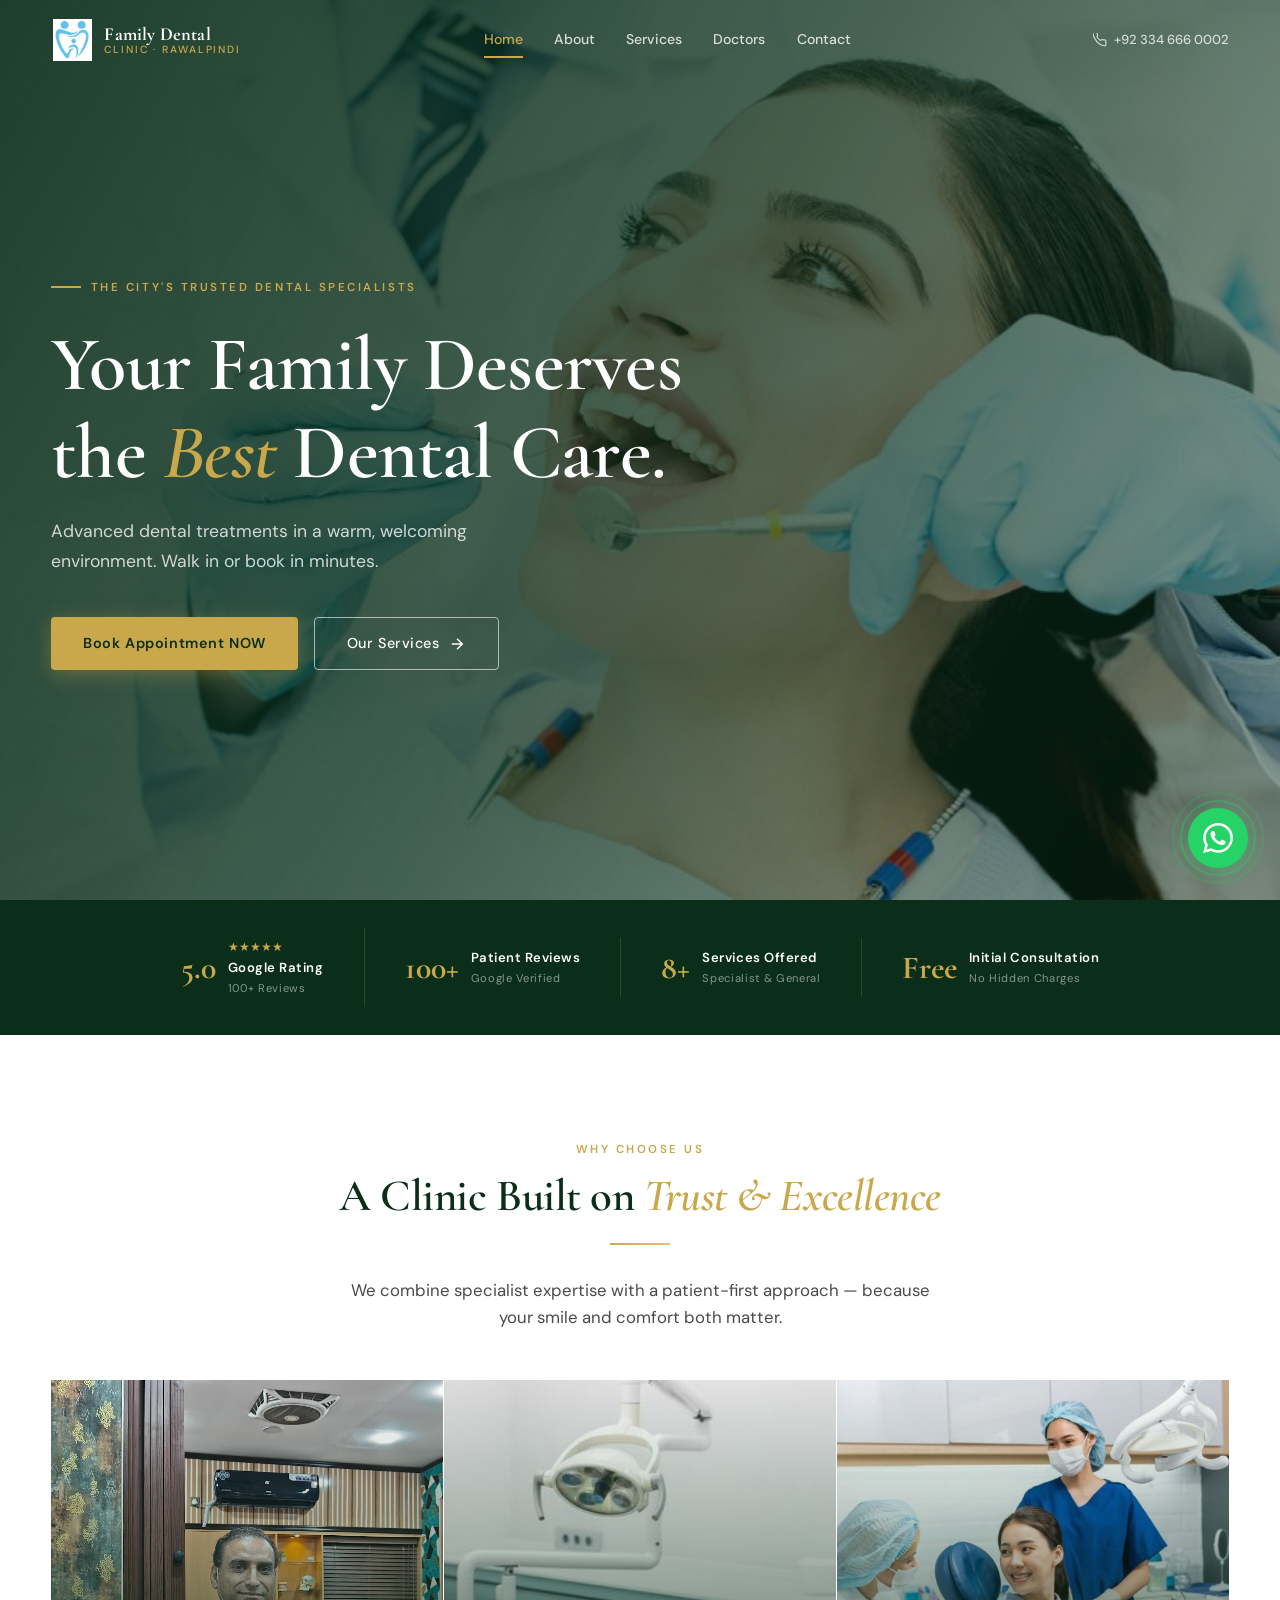
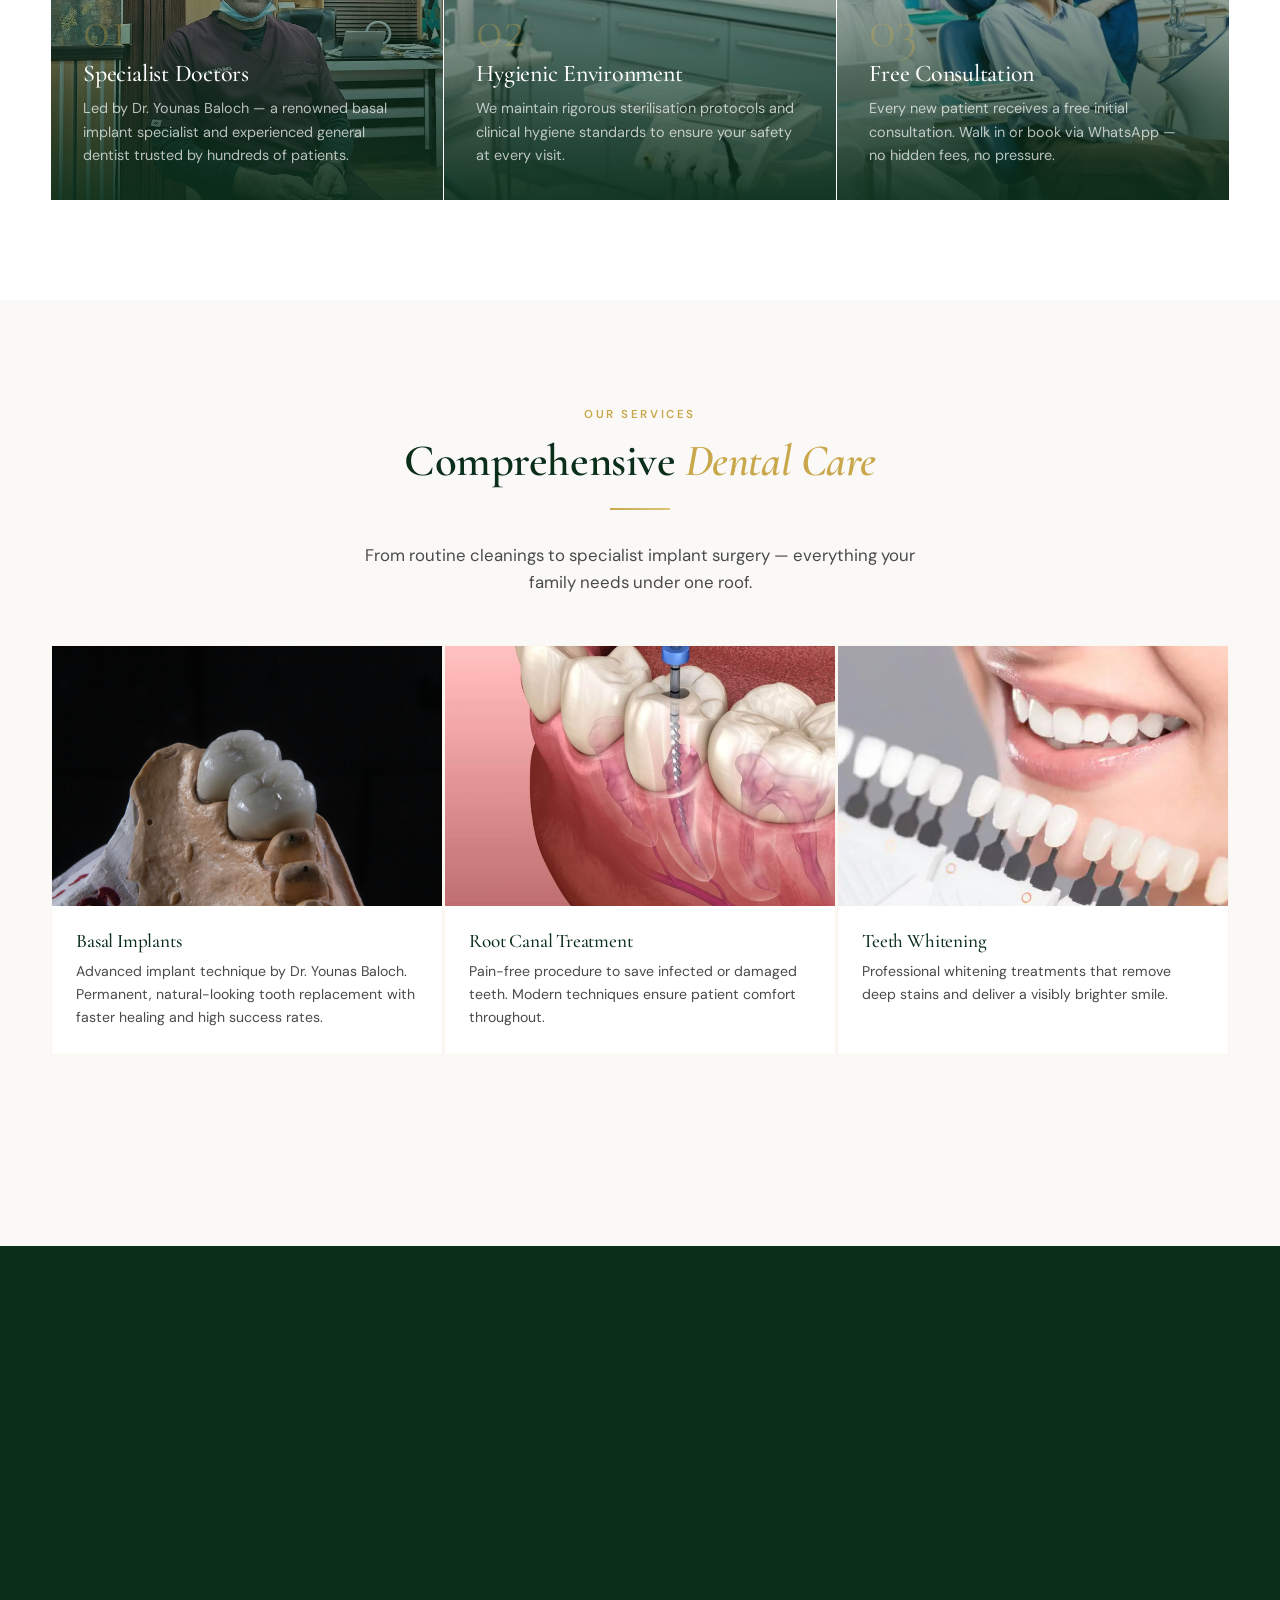
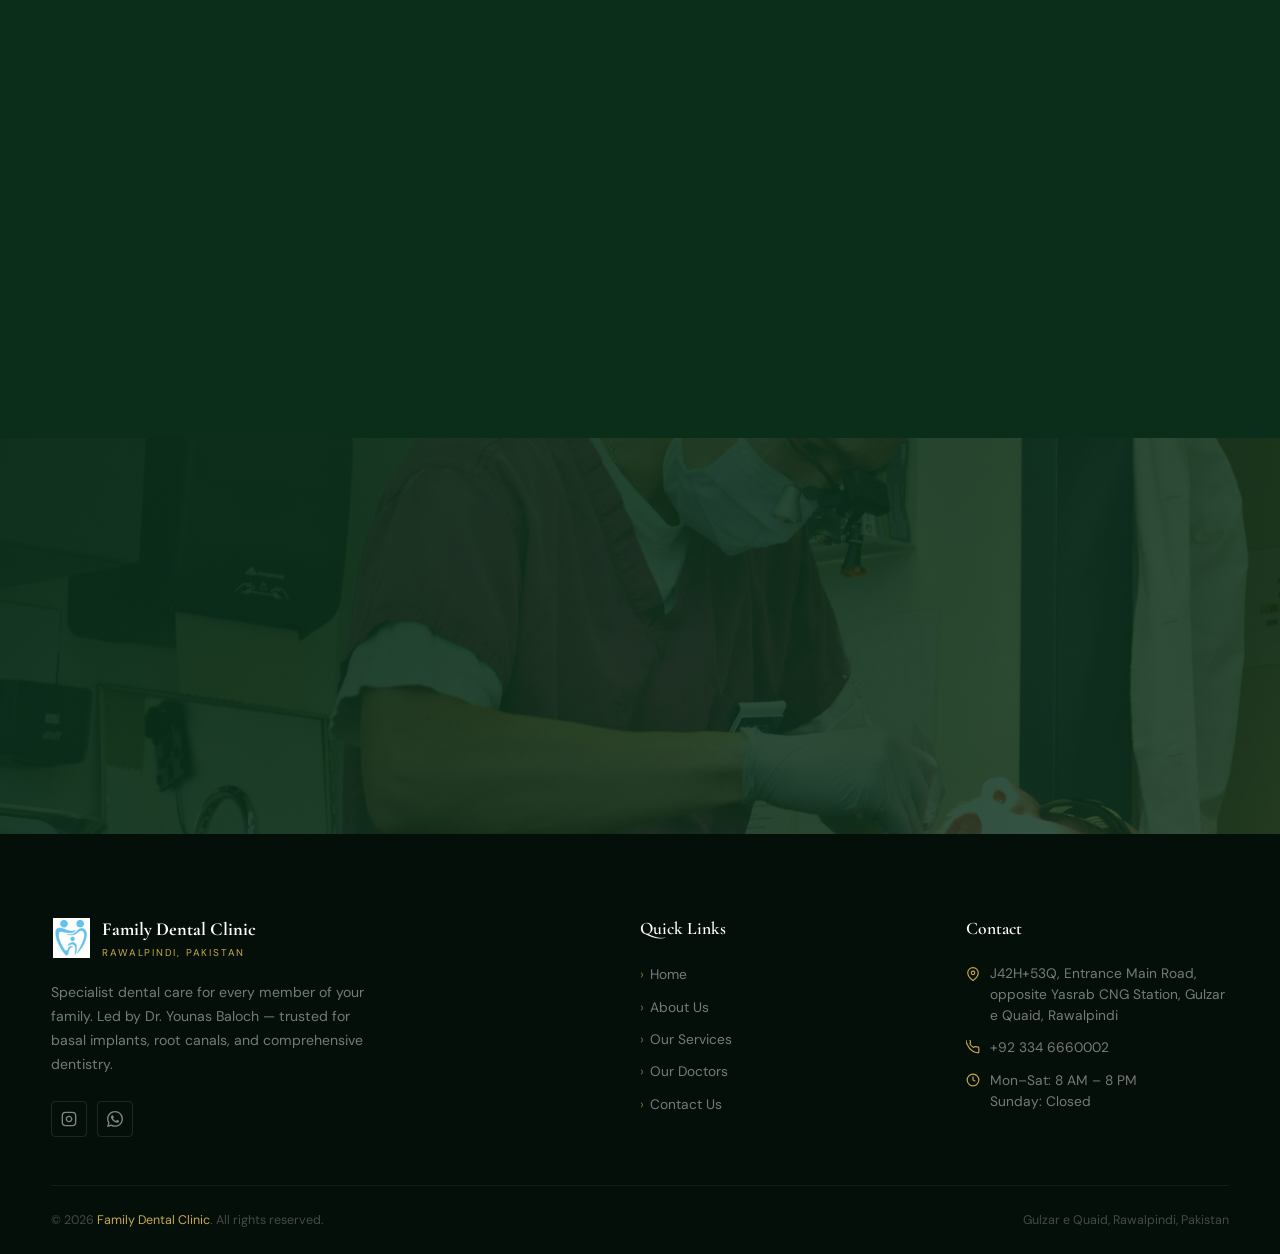
<file: index.html>
<!DOCTYPE html>
<html lang="en">
<head>
  <meta charset="UTF-8" />
  <meta name="viewport" content="width=device-width, initial-scale=1.0" />
  <title>Family Dental Clinic — Advanced Dentistry in Rawalpindi</title>
  <meta name="description" content="Family Dental Clinic in Rawalpindi — specialist in Basal Implants, Root Canals, and comprehensive dental care. Book a free consultation today." />
  <link rel="icon" type="image/png" href="images/favicon.png" />
  <link rel="stylesheet" href="style.css" />
</head>
<body>

<!-- NAVBAR -->
<nav class="navbar" id="navbar">
  <div class="nav-inner">
    <a href="index.html" class="nav-logo">
      <img src="images/logo.png" alt="Family Dental Clinic Logo" class="nav-logo-img" onerror="this.style.display='none'">
      <div class="nav-logo-text">
        <strong>Family Dental</strong>
        <span>Clinic · Rawalpindi</span>
      </div>
    </a>
    <div class="nav-links">
      <a href="index.html" class="active">Home</a>
      <a href="about.html">About</a>
      <a href="services.html">Services</a>
      <a href="doctors.html">Doctors</a>
      <a href="contact.html">Contact</a>
    </div>
    <div class="nav-actions">
      <a href="tel:+923346660002" class="nav-phone">
        <svg viewBox="0 0 24 24" fill="none" stroke="currentColor" stroke-width="2"><path d="M22 16.92v3a2 2 0 01-2.18 2 19.79 19.79 0 01-8.63-3.07A19.5 19.5 0 013.07 9.5 19.79 19.79 0 01.01 .82a2 2 0 012-2.18h3a2 2 0 012 1.72 12.84 12.84 0 00.7 2.81 2 2 0 01-.45 2.11L6.91 6.91a16 16 0 006.1 6.1l1.27-1.27a2 2 0 012.11-.45 12.84 12.84 0 002.81.7A2 2 0 0122 13.92z"/></svg>
        +92 334 666 0002
      </a>
    </div>
    <button class="hamburger" aria-label="Toggle menu">
      <span></span><span></span><span></span>
    </button>
  </div>
</nav>

<!-- MOBILE NAV -->
<div class="mobile-nav">
  <a href="index.html" class="active">Home</a>
  <a href="about.html">About</a>
  <a href="services.html">Services</a>
  <a href="doctors.html">Doctors</a>
  <a href="contact.html">Contact</a>
  <a href="https://wa.me/923346660002?text=Hi%2C%20I%20would%20like%20to%20book%20an%20appointment%20at%20Family%20Dental%20Clinic." class="nav-wa btn" target="_blank" rel="noopener">
    <svg viewBox="0 0 24 24" fill="currentColor" width="18"><path d="M17.472 14.382c-.297-.149-1.758-.867-2.03-.967-.273-.099-.471-.148-.67.15-.197.297-.767.966-.94 1.164-.173.199-.347.223-.644.075-.297-.15-1.255-.463-2.39-1.475-.883-.788-1.48-1.761-1.653-2.059-.173-.297-.018-.458.13-.606.134-.133.298-.347.446-.52.149-.174.198-.298.298-.497.099-.198.05-.371-.025-.52-.075-.149-.669-1.612-.916-2.207-.242-.579-.487-.5-.669-.51-.173-.008-.371-.01-.57-.01-.198 0-.52.074-.792.372-.272.297-1.04 1.016-1.04 2.479 0 1.462 1.065 2.875 1.213 3.074.149.198 2.096 3.2 5.077 4.487.709.306 1.262.489 1.694.625.712.227 1.36.195 1.871.118.571-.085 1.758-.719 2.006-1.413.248-.694.248-1.289.173-1.413-.074-.124-.272-.198-.57-.347m-5.421 7.403h-.004a9.87 9.87 0 01-5.031-1.378l-.361-.214-3.741.982.998-3.648-.235-.374a9.86 9.86 0 01-1.51-5.26c.001-5.45 4.436-9.884 9.888-9.884 2.64 0 5.122 1.03 6.988 2.898a9.825 9.825 0 012.893 6.994c-.003 5.45-4.437 9.884-9.885 9.884m8.413-18.297A11.815 11.815 0 0012.05 0C5.495 0 .16 5.335.157 11.892c0 2.096.547 4.142 1.588 5.945L.057 24l6.305-1.654a11.882 11.882 0 005.683 1.448h.005c6.554 0 11.89-5.335 11.893-11.893a11.821 11.821 0 00-3.48-8.413z"/></svg>
    Book via WhatsApp
  </a>
</div>

<!-- HERO -->
<section class="hero">
  <div class="hero-bg" style="background-image:url('images/hero.jpg')"></div>
  <div class="hero-overlay"></div>
  <div class="container">
    <div class="hero-content">
      <div class="hero-label">The City's Trusted Dental Specialists</div>
      <h1>Your Family Deserves the <em>Best</em> Dental Care.</h1>
      <p class="hero-sub">Advanced dental treatments in a warm, welcoming environment. Walk in or book in minutes.</p>
      <div class="hero-actions">
        <a href="https://wa.me/923346660002?text=Hi%2C%20I%20would%20like%20to%20book%20an%20appointment%20at%20Family%20Dental%20Clinic." class="btn btn-primary" target="_blank" rel="noopener">
          Book Appointment NOW
        </a>
        <a href="services.html" class="btn btn-outline">
          Our Services
          <svg viewBox="0 0 24 24" fill="none" stroke="currentColor" stroke-width="2"><path d="M5 12h14M12 5l7 7-7 7"/></svg>
        </a>
      </div>
    </div>
  </div>
</section>

<!-- TRUST STRIP -->
<div class="trust-strip">
  <div class="trust-strip-inner">
    <div class="trust-item" data-aos="fade-up" data-aos-delay="0">
      <div class="trust-item-num">5.0</div>
      <div class="trust-item-text">
        <div class="stars">★★★★★</div>
        <strong>Google Rating</strong>
        <span>100+ Reviews</span>
      </div>
    </div>
    <div class="trust-item" data-aos="fade-up" data-aos-delay="100">
      <div class="trust-item-num">100+</div>
      <div class="trust-item-text">
        <strong>Patient Reviews</strong>
        <span>Google Verified</span>
      </div>
    </div>
    <div class="trust-item" data-aos="fade-up" data-aos-delay="200">
      <div class="trust-item-num">8+</div>
      <div class="trust-item-text">
        <strong>Services Offered</strong>
        <span>Specialist & General</span>
      </div>
    </div>
    <div class="trust-item" data-aos="fade-up" data-aos-delay="300">
      <div class="trust-item-num">Free</div>
      <div class="trust-item-text">
        <strong>Initial Consultation</strong>
        <span>No Hidden Charges</span>
      </div>
    </div>
  </div>
</div>

<!-- WHY US -->
<section class="section">
  <div class="container">
    <div class="text-center" data-aos="fade-up">
      <div class="section-label">Why Choose Us</div>
      <h2 class="section-title">A Clinic Built on <span>Trust & Excellence</span></h2>
      <div class="divider"></div>
      <p class="section-subtitle">We combine specialist expertise with a patient-first approach — because your smile and comfort both matter.</p>
    </div>
    <div class="why-grid" style="margin-top:3rem">
      <div class="why-card" data-aos="fade-up" data-aos-delay="0">
        <img src="images/doctor1.jpg" alt="Specialist Doctors" onerror="this.parentElement.querySelector('.why-card-overlay').style.background='linear-gradient(to top,rgba(10,46,26,0.97) 0%,rgba(14,61,34,0.9) 100%)'">
        <div class="why-card-overlay"></div>
        <div class="why-card-content">
          <div class="why-num">01</div>
          <h3>Specialist Doctors</h3>
          <p>Led by Dr. Younas Baloch — a renowned basal implant specialist and experienced general dentist trusted by hundreds of patients.</p>
        </div>
      </div>
      <div class="why-card" data-aos="fade-up" data-aos-delay="150">
        <img src="images/Hygenic.jpg" alt="Hygienic Environment">
        <div class="why-card-overlay"></div>
        <div class="why-card-content">
          <div class="why-num">02</div>
          <h3>Hygienic Environment</h3>
          <p>We maintain rigorous sterilisation protocols and clinical hygiene standards to ensure your safety at every visit.</p>
        </div>
      </div>
      <div class="why-card" data-aos="fade-up" data-aos-delay="300">
        <img src="images/service-consultation.jpg" alt="Free Consultation">
        <div class="why-card-overlay"></div>
        <div class="why-card-content">
          <div class="why-num">03</div>
          <h3>Free Consultation</h3>
          <p>Every new patient receives a free initial consultation. Walk in or book via WhatsApp — no hidden fees, no pressure.</p>
        </div>
      </div>
    </div>
  </div>
</section>

<!-- SERVICES PREVIEW -->
<section class="section section-alt">
  <div class="container">
    <div class="text-center" data-aos="fade-up">
      <div class="section-label">Our Services</div>
      <h2 class="section-title">Comprehensive <span>Dental Care</span></h2>
      <div class="divider"></div>
      <p class="section-subtitle">From routine cleanings to specialist implant surgery — everything your family needs under one roof.</p>
    </div>
    <div class="services-grid services-grid-3">

      <div class="service-card" data-aos="fade-up" data-aos-delay="0">
        <div class="service-card-img">
          <img src="images/service-implants.jpg" alt="Basal Implants">
        </div>
        <div class="service-card-body">
          <h3>Basal Implants</h3>
          <p>Advanced implant technique by Dr. Younas Baloch. Permanent, natural-looking tooth replacement with faster healing and high success rates.</p>
        </div>
      </div>

      <div class="service-card" data-aos="fade-up" data-aos-delay="150">
        <div class="service-card-img">
          <img src="images/service-rootcanal.jpg" alt="Root Canal Treatment">
        </div>
        <div class="service-card-body">
          <h3>Root Canal Treatment</h3>
          <p>Pain-free procedure to save infected or damaged teeth. Modern techniques ensure patient comfort throughout.</p>
        </div>
      </div>

      <div class="service-card" data-aos="fade-up" data-aos-delay="300">
        <div class="service-card-img">
          <img src="images/service-whitening.jpg" alt="Teeth Whitening">
        </div>
        <div class="service-card-body">
          <h3>Teeth Whitening</h3>
          <p>Professional whitening treatments that remove deep stains and deliver a visibly brighter smile.</p>
        </div>
      </div>

    </div>
    <div class="text-center" style="margin-top:2.5rem" data-aos="fade-up">
      <a href="services.html" class="btn btn-dark">View All Services</a>
    </div>
  </div>
</section>


<!-- PATIENT REVIEWS -->
<section class="section reviews-section">
  <div class="container">
    <div class="text-center" data-aos="fade-up">
      <div class="section-label" style="color:var(--gold)">Patient Voices</div>
      <h2 class="section-title" style="color:var(--white)">What Our Patients <span>Say</span></h2>
      <div class="divider"></div>
    </div>



    <div class="reviews-grid">

      <div class="review-card" data-aos="fade-up" data-aos-delay="0">
        <div class="quote-mark">"</div>
        <div class="review-header">
          <div class="review-avatar">M</div>
          <div>
            <div class="review-name">Mahrukh</div>
            <div class="review-meta">3 months ago · Google Review</div>
          </div>
        </div>
        <div class="review-stars">★★★★★</div>
        <p class="review-text">My father recently visited this dental clinic, and he can confidently say it was one of the best medical experiences he has ever had. From the moment he walked in, the atmosphere felt warm, professional, and incredibly well-organized.</p>
      </div>

      <div class="review-card" data-aos="fade-up" data-aos-delay="150">
        <div class="quote-mark">"</div>
        <div class="review-header">
          <div class="review-avatar">A</div>
          <div>
            <div class="review-name">Anjum Butt</div>
            <div class="review-meta">3 months ago · Google Review</div>
          </div>
        </div>
        <div class="review-stars">★★★★★</div>
        <p class="review-text">I recently visited this dental clinic and was genuinely impressed by the entire experience from start to finish. The staff was extremely professional, welcoming, and attentive to every detail. After consulting twelve other doctors who all failed, this clinic delivered.</p>
      </div>

      <div class="review-card" data-aos="fade-up" data-aos-delay="300">
        <div class="quote-mark">"</div>
        <div class="review-header">
          <div class="review-avatar">A</div>
          <div>
            <div class="review-name">Abubaker Siddiq Akhund</div>
            <div class="review-meta">Local Guide · 3 months ago</div>
          </div>
        </div>
        <div class="review-stars">★★★★★</div>
        <p class="review-text">Family Dental Clinic with Dr. Younas Baloch is fantastic! I was really impressed with his expertise, especially in basal implants — he's clearly a specialist you can trust. The clinic does everything: my root canal was handled with great care as well.</p>
      </div>

    </div>

    <div class="text-center" style="margin-top:2.5rem" data-aos="fade-up">
      <a href="https://wa.me/923346660002?text=Hi%2C%20I%20would%20like%20to%20book%20a%20free%20consultation%20at%20Family%20Dental%20Clinic." class="btn btn-primary" target="_blank" rel="noopener">
        Book Your Free Consultation
      </a>
    </div>
  </div>
</section>

<!-- CTA BANNER -->
<div class="cta-banner">
  <div class="cta-bg" style="background-image:url('images/hero-about.jpg')"></div>
  <div class="cta-overlay"></div>
  <div class="container cta-content" data-aos="fade-up">
    <div class="section-label" style="color:var(--gold)">Ready to Begin?</div>
    <h2>Start With a <em style="font-style:italic;color:var(--gold)">Free</em> Consultation</h2>
    <p>No waiting lists. No hidden fees. Just expert dental care, exactly when you need it.</p>
    <div class="cta-actions">
      <a href="https://wa.me/923346660002?text=Hi%2C%20I%20would%20like%20to%20book%20a%20free%20consultation%20at%20Family%20Dental%20Clinic." class="btn btn-primary" target="_blank" rel="noopener">
        <svg viewBox="0 0 24 24" fill="currentColor" width="18"><path d="M17.472 14.382c-.297-.149-1.758-.867-2.03-.967-.273-.099-.471-.148-.67.15-.197.297-.767.966-.94 1.164-.173.199-.347.223-.644.075-.297-.15-1.255-.463-2.39-1.475-.883-.788-1.48-1.761-1.653-2.059-.173-.297-.018-.458.13-.606.134-.133.298-.347.446-.52.149-.174.198-.298.298-.497.099-.198.05-.371-.025-.52-.075-.149-.669-1.612-.916-2.207-.242-.579-.487-.5-.669-.51-.173-.008-.371-.01-.57-.01-.198 0-.52.074-.792.372-.272.297-1.04 1.016-1.04 2.479 0 1.462 1.065 2.875 1.213 3.074.149.198 2.096 3.2 5.077 4.487.709.306 1.262.489 1.694.625.712.227 1.36.195 1.871.118.571-.085 1.758-.719 2.006-1.413.248-.694.248-1.289.173-1.413-.074-.124-.272-.198-.57-.347m-5.421 7.403h-.004a9.87 9.87 0 01-5.031-1.378l-.361-.214-3.741.982.998-3.648-.235-.374a9.86 9.86 0 01-1.51-5.26c.001-5.45 4.436-9.884 9.888-9.884 2.64 0 5.122 1.03 6.988 2.898a9.825 9.825 0 012.893 6.994c-.003 5.45-4.437 9.884-9.885 9.884m8.413-18.297A11.815 11.815 0 0012.05 0C5.495 0 .16 5.335.157 11.892c0 2.096.547 4.142 1.588 5.945L.057 24l6.305-1.654a11.882 11.882 0 005.683 1.448h.005c6.554 0 11.89-5.335 11.893-11.893a11.821 11.821 0 00-3.48-8.413z"/></svg>
        Book Free Consultation
      </a>
      <a href="contact.html" class="btn btn-outline">Find Us on Map</a>
    </div>
  </div>
</div>

<!-- FOOTER -->
<footer class="footer">
  <div class="container">
    <div class="footer-grid">
      <div class="footer-brand">
        <div class="footer-logo">
          <img src="images/logo.png" alt="Family Dental Clinic" onerror="this.style.display='none'">
          <div class="footer-logo-text">
            <strong>Family Dental Clinic</strong>
            <span>Rawalpindi, Pakistan</span>
          </div>
        </div>
        <p>Specialist dental care for every member of your family. Led by Dr. Younas Baloch — trusted for basal implants, root canals, and comprehensive dentistry.</p>
        <div class="footer-social">
          <a href="https://instagram.com" target="_blank" rel="noopener" aria-label="Instagram">
            <svg viewBox="0 0 24 24" fill="none" stroke="currentColor" stroke-width="2"><rect x="2" y="2" width="20" height="20" rx="5" ry="5"/><path d="M16 11.37A4 4 0 1112.63 8 4 4 0 0116 11.37z"/><line x1="17.5" y1="6.5" x2="17.51" y2="6.5"/></svg>
          </a>
          <a href="https://wa.me/923346660002" target="_blank" rel="noopener" aria-label="WhatsApp">
            <svg viewBox="0 0 24 24" fill="currentColor"><path d="M17.472 14.382c-.297-.149-1.758-.867-2.03-.967-.273-.099-.471-.148-.67.15-.197.297-.767.966-.94 1.164-.173.199-.347.223-.644.075-.297-.15-1.255-.463-2.39-1.475-.883-.788-1.48-1.761-1.653-2.059-.173-.297-.018-.458.13-.606.134-.133.298-.347.446-.52.149-.174.198-.298.298-.497.099-.198.05-.371-.025-.52-.075-.149-.669-1.612-.916-2.207-.242-.579-.487-.5-.669-.51-.173-.008-.371-.01-.57-.01-.198 0-.52.074-.792.372-.272.297-1.04 1.016-1.04 2.479 0 1.462 1.065 2.875 1.213 3.074.149.198 2.096 3.2 5.077 4.487.709.306 1.262.489 1.694.625.712.227 1.36.195 1.871.118.571-.085 1.758-.719 2.006-1.413.248-.694.248-1.289.173-1.413-.074-.124-.272-.198-.57-.347m-5.421 7.403h-.004a9.87 9.87 0 01-5.031-1.378l-.361-.214-3.741.982.998-3.648-.235-.374a9.86 9.86 0 01-1.51-5.26c.001-5.45 4.436-9.884 9.888-9.884 2.64 0 5.122 1.03 6.988 2.898a9.825 9.825 0 012.893 6.994c-.003 5.45-4.437 9.884-9.885 9.884m8.413-18.297A11.815 11.815 0 0012.05 0C5.495 0 .16 5.335.157 11.892c0 2.096.547 4.142 1.588 5.945L.057 24l6.305-1.654a11.882 11.882 0 005.683 1.448h.005c6.554 0 11.89-5.335 11.893-11.893a11.821 11.821 0 00-3.48-8.413z"/></svg>
          </a>
        </div>
      </div>
      <div class="footer-col">
        <h5>Quick Links</h5>
        <ul>
          <li><a href="index.html">Home</a></li>
          <li><a href="about.html">About Us</a></li>
          <li><a href="services.html">Our Services</a></li>
          <li><a href="doctors.html">Our Doctors</a></li>
          <li><a href="contact.html">Contact Us</a></li>
        </ul>
      </div>
      <div class="footer-col">
        <h5>Contact</h5>
        <div class="footer-contact-item">
          <svg viewBox="0 0 24 24" fill="none" stroke="currentColor" stroke-width="2"><path d="M21 10c0 7-9 13-9 13s-9-6-9-13a9 9 0 0118 0z"/><circle cx="12" cy="10" r="3"/></svg>
          J42H+53Q, Entrance Main Road, opposite Yasrab CNG Station, Gulzar e Quaid, Rawalpindi
        </div>
        <div class="footer-contact-item">
          <svg viewBox="0 0 24 24" fill="none" stroke="currentColor" stroke-width="2"><path d="M22 16.92v3a2 2 0 01-2.18 2 19.79 19.79 0 01-8.63-3.07A19.5 19.5 0 013.07 9.5 19.79 19.79 0 01.01 .82a2 2 0 012-2.18h3a2 2 0 012 1.72 12.84 12.84 0 00.7 2.81 2 2 0 01-.45 2.11L6.91 6.91a16 16 0 006.1 6.1l1.27-1.27a2 2 0 012.11-.45 12.84 12.84 0 002.81.7A2 2 0 0122 13.92z"/></svg>
          <a href="tel:+923346660002">+92 334 6660002</a>
        </div>
        <div class="footer-contact-item">
          <svg viewBox="0 0 24 24" fill="none" stroke="currentColor" stroke-width="2"><circle cx="12" cy="12" r="10"/><polyline points="12 6 12 12 16 14"/></svg>
          Mon–Sat: 8 AM – 8 PM<br>Sunday: Closed
        </div>
      </div>
    </div>
    <div class="footer-bottom">
      <p>© 2026 <span>Family Dental Clinic</span>. All rights reserved.</p>
      <p>Gulzar e Quaid, Rawalpindi, Pakistan</p>
    </div>
  </div>
</footer>

<!-- FLOATING WHATSAPP -->
<div class="floating-wa">
  <a href="https://wa.me/923346660002?text=Hi%2C%20I%20would%20like%20to%20book%20an%20appointment%20at%20Family%20Dental%20Clinic." target="_blank" rel="noopener" aria-label="Chat on WhatsApp">
    <svg viewBox="0 0 24 24" fill="currentColor"><path d="M17.472 14.382c-.297-.149-1.758-.867-2.03-.967-.273-.099-.471-.148-.67.15-.197.297-.767.966-.94 1.164-.173.199-.347.223-.644.075-.297-.15-1.255-.463-2.39-1.475-.883-.788-1.48-1.761-1.653-2.059-.173-.297-.018-.458.13-.606.134-.133.298-.347.446-.52.149-.174.198-.298.298-.497.099-.198.05-.371-.025-.52-.075-.149-.669-1.612-.916-2.207-.242-.579-.487-.5-.669-.51-.173-.008-.371-.01-.57-.01-.198 0-.52.074-.792.372-.272.297-1.04 1.016-1.04 2.479 0 1.462 1.065 2.875 1.213 3.074.149.198 2.096 3.2 5.077 4.487.709.306 1.262.489 1.694.625.712.227 1.36.195 1.871.118.571-.085 1.758-.719 2.006-1.413.248-.694.248-1.289.173-1.413-.074-.124-.272-.198-.57-.347m-5.421 7.403h-.004a9.87 9.87 0 01-5.031-1.378l-.361-.214-3.741.982.998-3.648-.235-.374a9.86 9.86 0 01-1.51-5.26c.001-5.45 4.436-9.884 9.888-9.884 2.64 0 5.122 1.03 6.988 2.898a9.825 9.825 0 012.893 6.994c-.003 5.45-4.437 9.884-9.885 9.884m8.413-18.297A11.815 11.815 0 0012.05 0C5.495 0 .16 5.335.157 11.892c0 2.096.547 4.142 1.588 5.945L.057 24l6.305-1.654a11.882 11.882 0 005.683 1.448h.005c6.554 0 11.89-5.335 11.893-11.893a11.821 11.821 0 00-3.48-8.413z"/></svg>
  </a>
</div>

<script src="main.js"></script>
</body>
</html>
</file>
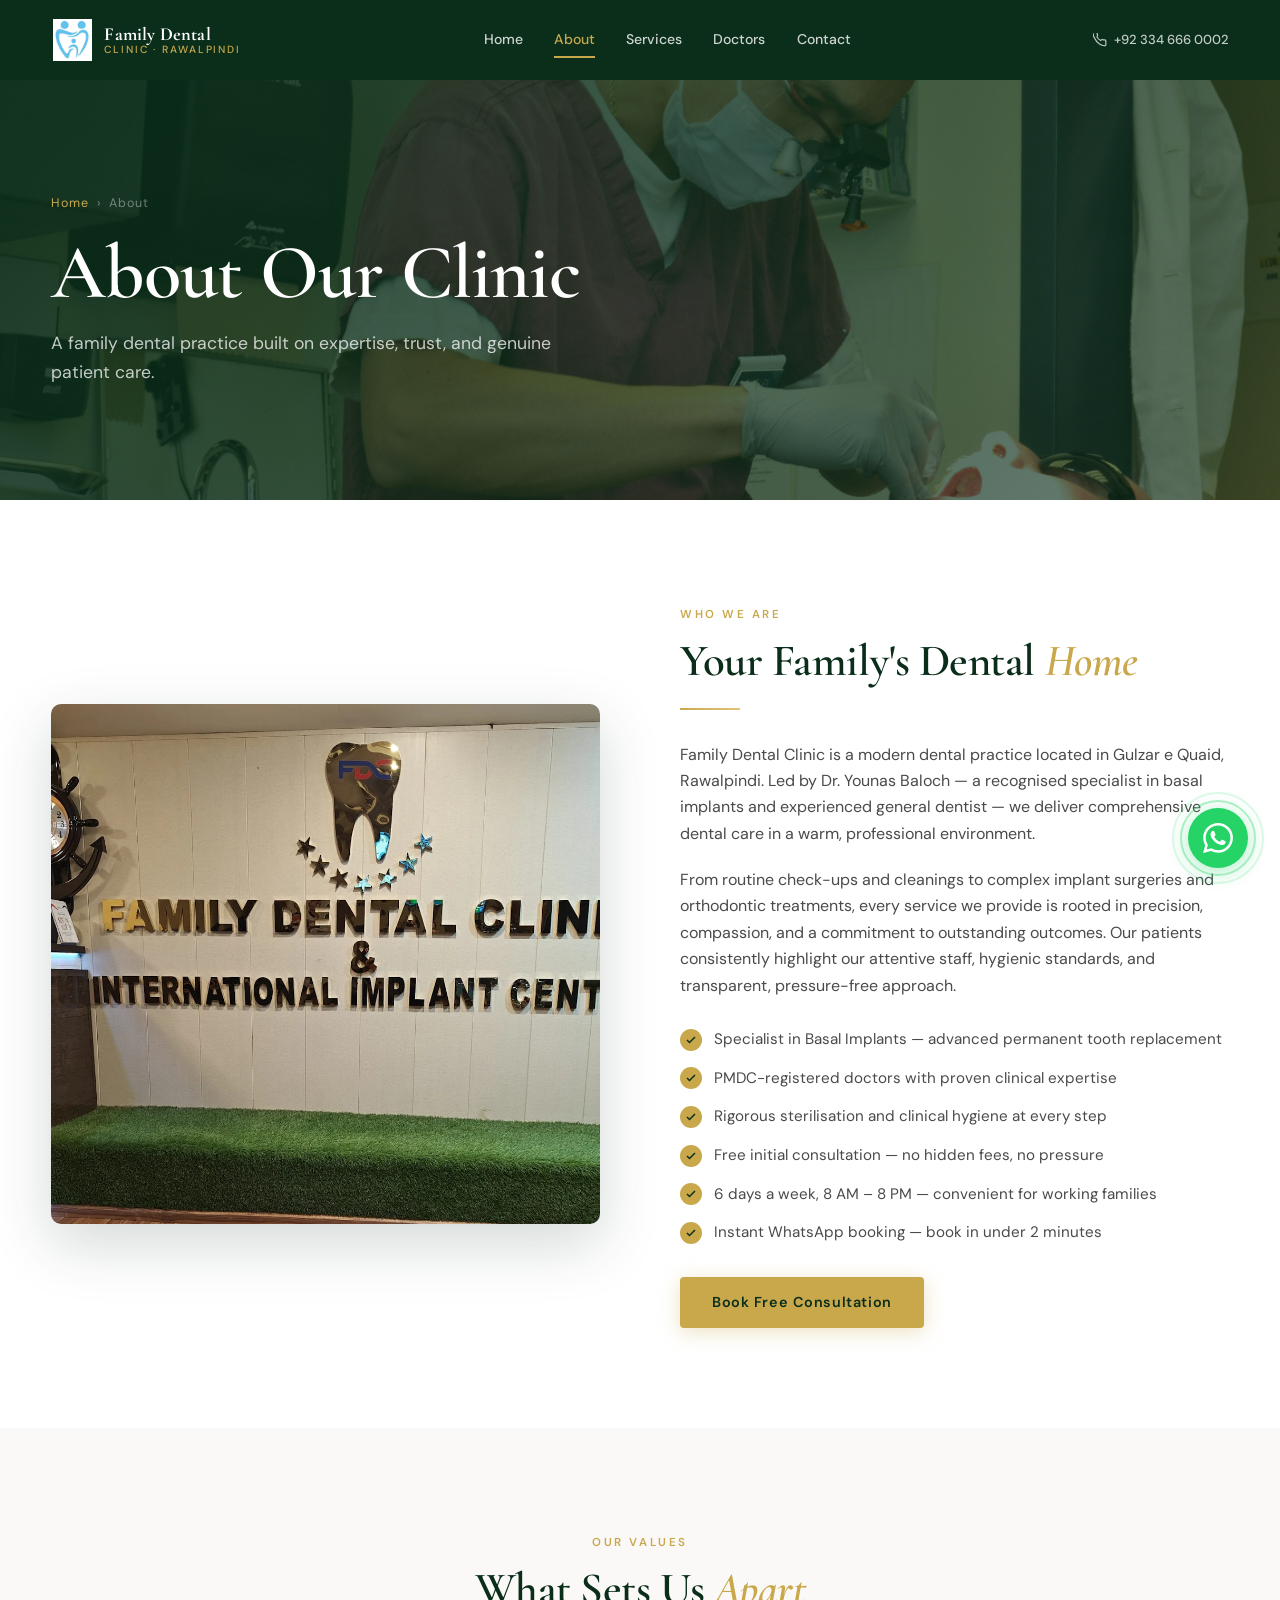
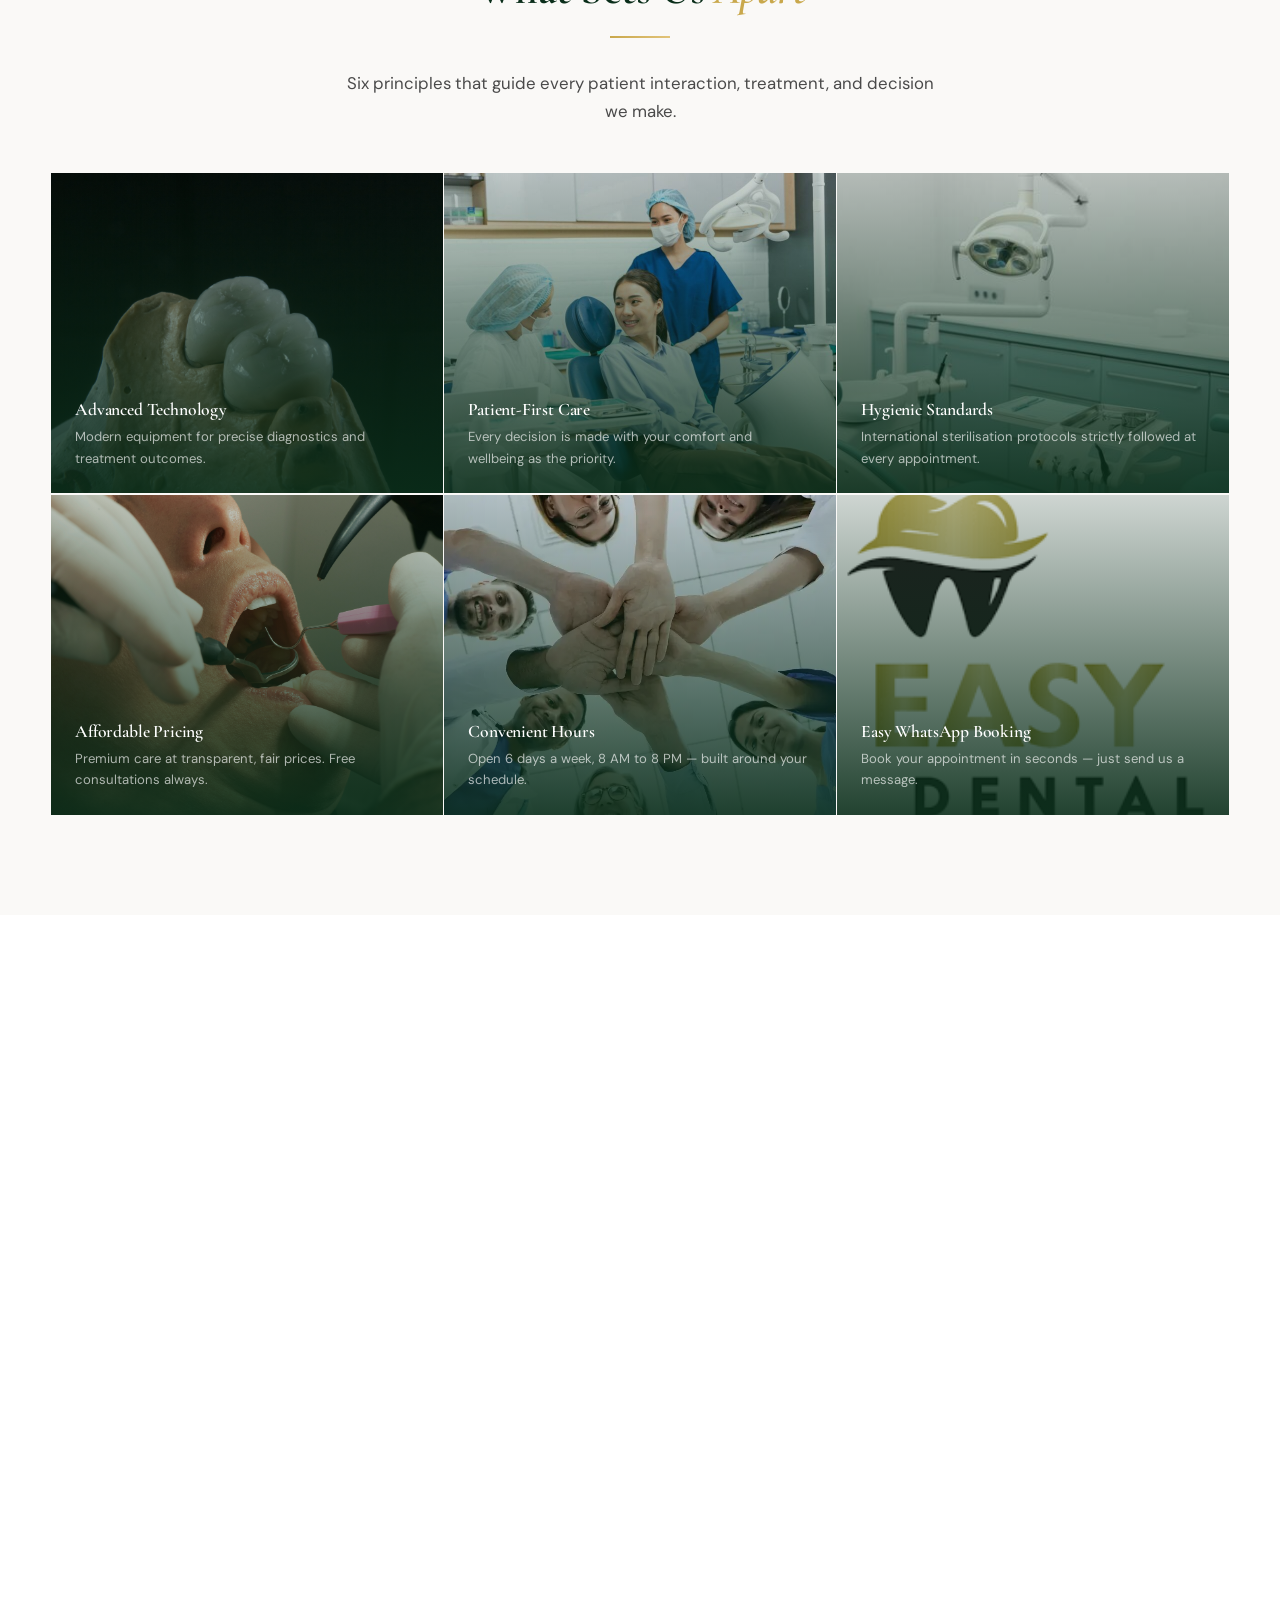
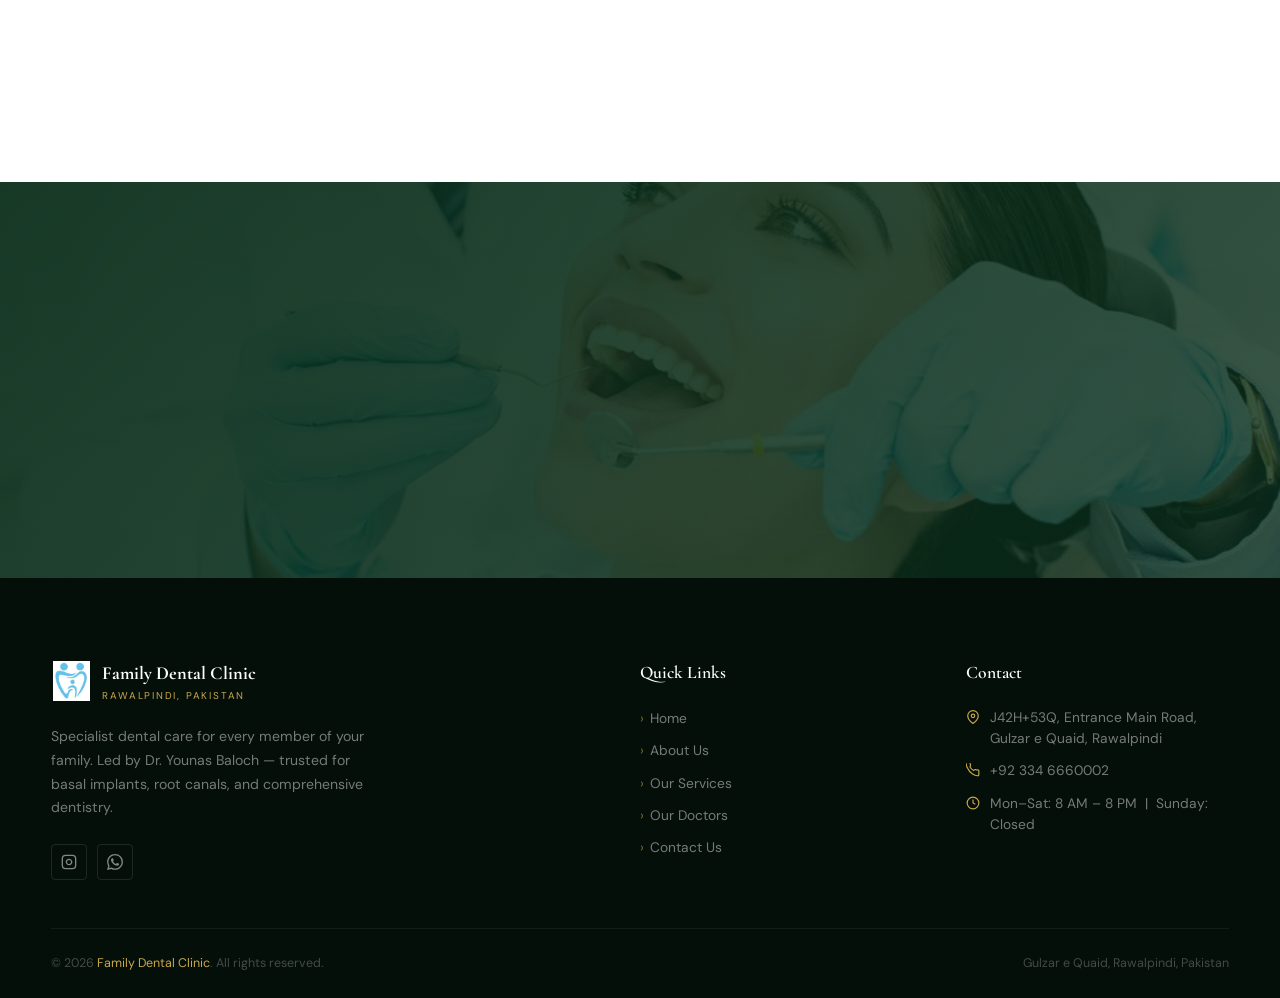
<file: about.html>
<!DOCTYPE html>
<html lang="en">
<head>
  <meta charset="UTF-8" />
  <meta name="viewport" content="width=device-width, initial-scale=1.0" />
  <title>About Us — Family Dental Clinic Rawalpindi</title>
  <meta name="description" content="Learn about Family Dental Clinic — our story, values, and commitment to exceptional dental care in Rawalpindi, Pakistan." />
  <link rel="icon" type="image/png" href="images/favicon.png" />
  <link rel="stylesheet" href="style.css" />
</head>
<body>

<!-- NAVBAR -->
<nav class="navbar light-nav" id="navbar">
  <div class="nav-inner">
    <a href="index.html" class="nav-logo">
      <img src="images/logo.png" alt="Family Dental Clinic Logo" class="nav-logo-img" onerror="this.style.display='none'">
      <div class="nav-logo-text">
        <strong>Family Dental</strong>
        <span>Clinic · Rawalpindi</span>
      </div>
    </a>
    <div class="nav-links">
      <a href="index.html">Home</a>
      <a href="about.html" class="active">About</a>
      <a href="services.html">Services</a>
      <a href="doctors.html">Doctors</a>
      <a href="contact.html">Contact</a>
    </div>
    <div class="nav-actions">
      <a href="tel:+923346660002" class="nav-phone">
        <svg viewBox="0 0 24 24" fill="none" stroke="currentColor" stroke-width="2"><path d="M22 16.92v3a2 2 0 01-2.18 2 19.79 19.79 0 01-8.63-3.07A19.5 19.5 0 013.07 9.5 19.79 19.79 0 01.01 .82a2 2 0 012-2.18h3a2 2 0 012 1.72 12.84 12.84 0 00.7 2.81 2 2 0 01-.45 2.11L6.91 6.91a16 16 0 006.1 6.1l1.27-1.27a2 2 0 012.11-.45 12.84 12.84 0 002.81.7A2 2 0 0122 13.92z"/></svg>
        +92 334 666 0002
      </a>
    </div>
    <button class="hamburger" aria-label="Toggle menu">
      <span></span><span></span><span></span>
    </button>
  </div>
</nav>
<div class="mobile-nav">
  <a href="index.html">Home</a>
  <a href="about.html" class="active">About</a>
  <a href="services.html">Services</a>
  <a href="doctors.html">Doctors</a>
  <a href="contact.html">Contact</a>
  <a href="https://wa.me/923346660002?text=Hi%2C%20I%20would%20like%20to%20book%20an%20appointment%20at%20Family%20Dental%20Clinic." class="nav-wa btn" target="_blank" rel="noopener">Book via WhatsApp</a>
</div>

<!-- PAGE HERO -->
<div class="page-hero">
  <div class="page-hero-bg" style="background-image:url('images/hero-about.jpg')"></div>
  <div class="page-hero-overlay"></div>
  <div class="container page-hero-content">
    <div class="breadcrumb">
      <a href="index.html">Home</a>
      <span>›</span>
      <span>About</span>
    </div>
    <h1>About Our Clinic</h1>
    <p>A family dental practice built on expertise, trust, and genuine patient care.</p>
  </div>
</div>

<!-- WHO WE ARE -->
<section class="section">
  <div class="container">
    <div class="about-grid">
      <div class="about-img-wrap" data-aos="fade-right">
        <img src="images/about.jpg" alt="Family Dental Clinic Interior">
      </div>
      <div data-aos="fade-left">
        <div class="section-label">Who We Are</div>
        <h2 class="section-title">Your Family's Dental <span>Home</span></h2>
        <div class="divider divider-left"></div>
        <p style="margin-bottom:1.25rem">Family Dental Clinic is a modern dental practice located in Gulzar e Quaid, Rawalpindi. Led by Dr. Younas Baloch — a recognised specialist in basal implants and experienced general dentist — we deliver comprehensive dental care in a warm, professional environment.</p>
        <p style="margin-bottom:1.75rem">From routine check-ups and cleanings to complex implant surgeries and orthodontic treatments, every service we provide is rooted in precision, compassion, and a commitment to outstanding outcomes. Our patients consistently highlight our attentive staff, hygienic standards, and transparent, pressure-free approach.</p>

        <ul class="checklist">
          <li>
            <span class="check-icon">
              <svg viewBox="0 0 24 24" fill="none" stroke="currentColor" stroke-width="3"><polyline points="20 6 9 17 4 12"/></svg>
            </span>
            Specialist in Basal Implants — advanced permanent tooth replacement
          </li>
          <li>
            <span class="check-icon">
              <svg viewBox="0 0 24 24" fill="none" stroke="currentColor" stroke-width="3"><polyline points="20 6 9 17 4 12"/></svg>
            </span>
            PMDC-registered doctors with proven clinical expertise
          </li>
          <li>
            <span class="check-icon">
              <svg viewBox="0 0 24 24" fill="none" stroke="currentColor" stroke-width="3"><polyline points="20 6 9 17 4 12"/></svg>
            </span>
            Rigorous sterilisation and clinical hygiene at every step
          </li>
          <li>
            <span class="check-icon">
              <svg viewBox="0 0 24 24" fill="none" stroke="currentColor" stroke-width="3"><polyline points="20 6 9 17 4 12"/></svg>
            </span>
            Free initial consultation — no hidden fees, no pressure
          </li>
          <li>
            <span class="check-icon">
              <svg viewBox="0 0 24 24" fill="none" stroke="currentColor" stroke-width="3"><polyline points="20 6 9 17 4 12"/></svg>
            </span>
            6 days a week, 8 AM – 8 PM — convenient for working families
          </li>
          <li>
            <span class="check-icon">
              <svg viewBox="0 0 24 24" fill="none" stroke="currentColor" stroke-width="3"><polyline points="20 6 9 17 4 12"/></svg>
            </span>
            Instant WhatsApp booking — book in under 2 minutes
          </li>
        </ul>

        <div style="margin-top:2rem">
          <a href="https://wa.me/923346660002?text=Hi%2C%20I%20would%20like%20to%20book%20a%20free%20consultation%20at%20Family%20Dental%20Clinic." class="btn btn-primary" target="_blank" rel="noopener">Book Free Consultation</a>
        </div>
      </div>
    </div>
  </div>
</section>

<!-- VALUES -->
<section class="section section-alt">
  <div class="container">
    <div class="text-center" data-aos="fade-up">
      <div class="section-label">Our Values</div>
      <h2 class="section-title">What Sets Us <span>Apart</span></h2>
      <div class="divider"></div>
      <p class="section-subtitle">Six principles that guide every patient interaction, treatment, and decision we make.</p>
    </div>
    <div class="values-grid">
      <div class="value-card" data-aos="fade-up" data-aos-delay="0">
        <img src="images/service-implants.jpg" alt="Advanced Technology">
        <div class="value-card-overlay"></div>
        <div class="value-card-content">
          <h4>Advanced Technology</h4>
          <p>Modern equipment for precise diagnostics and treatment outcomes.</p>
        </div>
      </div>
      <div class="value-card" data-aos="fade-up" data-aos-delay="80">
        <img src="images/service-consultation.jpg" alt="Patient-First Care">
        <div class="value-card-overlay"></div>
        <div class="value-card-content">
          <h4>Patient-First Care</h4>
          <p>Every decision is made with your comfort and wellbeing as the priority.</p>
        </div>
      </div>
      <div class="value-card" data-aos="fade-up" data-aos-delay="160">
        <img src="images/Hygenic.jpg" alt="Hygienic Standards">
        <div class="value-card-overlay"></div>
        <div class="value-card-content">
          <h4>Hygienic Standards</h4>
          <p>International sterilisation protocols strictly followed at every appointment.</p>
        </div>
      </div>
      <div class="value-card" data-aos="fade-up" data-aos-delay="0">
        <img src="images/service-scaling.jpg" alt="Affordable Pricing">
        <div class="value-card-overlay"></div>
        <div class="value-card-content">
          <h4>Affordable Pricing</h4>
          <p>Premium care at transparent, fair prices. Free consultations always.</p>
        </div>
      </div>
      <div class="value-card" data-aos="fade-up" data-aos-delay="80">
        <img src="images/Convenient.webp" alt="Convenient Hours">
        <div class="value-card-overlay"></div>
        <div class="value-card-content">
          <h4>Convenient Hours</h4>
          <p>Open 6 days a week, 8 AM to 8 PM — built around your schedule.</p>
        </div>
      </div>
      <div class="value-card" data-aos="fade-up" data-aos-delay="160">
        <img src="images/CAT.png" alt="Easy WhatsApp Booking">
        <div class="value-card-overlay"></div>
        <div class="value-card-content">
          <h4>Easy WhatsApp Booking</h4>
          <p>Book your appointment in seconds — just send us a message.</p>
        </div>
      </div>
    </div>
  </div>
</section>

<!-- LOCATION -->
<section class="section">
  <div class="container">
    <div class="text-center" data-aos="fade-up" style="margin-bottom:3rem">
      <div class="section-label">Find Us</div>
      <h2 class="section-title">Our <span>Location</span></h2>
      <div class="divider"></div>
      <p class="section-subtitle">Conveniently located in Gulzar e Quaid, Rawalpindi — easy to find, easy to reach.</p>
    </div>
    <div style="display:grid;grid-template-columns:1fr 1fr;gap:3rem;align-items:start" class="location-grid">
      <div data-aos="fade-right">
        <div class="map-container">
          <iframe
            src="https://www.google.com/maps/embed?pb=!1m18!1m12!1m3!1d3323.5!2d73.08!3d33.58!2m3!1f0!2f0!3f0!3m2!1i1024!2i768!4f13.1!3m3!1m2!1s0x38dfed9b5a2d3e9d%3A0x2b4b3c5d6e7f8a9b!2sGulzar+e+Quaid%2C+Rawalpindi%2C+Punjab%2C+Pakistan!5e0!3m2!1sen!2s!4v1700000000000"
            allowfullscreen=""
            loading="lazy"
            referrerpolicy="no-referrer-when-downgrade"
            title="Family Dental Clinic Location">
          </iframe>
        </div>
      </div>
      <div data-aos="fade-left">
        <h3 style="color:var(--forest);margin-bottom:1.5rem">Visit the Clinic</h3>
        <div class="footer-contact-item" style="margin-bottom:1rem;font-size:0.95rem;color:var(--text-mid)">
          <svg viewBox="0 0 24 24" fill="none" stroke="var(--gold)" stroke-width="2" style="width:20px;height:20px;flex-shrink:0"><path d="M21 10c0 7-9 13-9 13s-9-6-9-13a9 9 0 0118 0z"/><circle cx="12" cy="10" r="3"/></svg>
          J42H+53Q, Entrance Main Road, opposite Yasrab CNG Station, Gulzar e Quaid, Rawalpindi, Pakistan
        </div>
        <div class="footer-contact-item" style="margin-bottom:1rem;font-size:0.95rem;color:var(--text-mid)">
          <svg viewBox="0 0 24 24" fill="none" stroke="var(--gold)" stroke-width="2" style="width:20px;height:20px;flex-shrink:0"><path d="M22 16.92v3a2 2 0 01-2.18 2 19.79 19.79 0 01-8.63-3.07A19.5 19.5 0 013.07 9.5 19.79 19.79 0 01.01 .82a2 2 0 012-2.18h3a2 2 0 012 1.72 12.84 12.84 0 00.7 2.81 2 2 0 01-.45 2.11L6.91 6.91a16 16 0 006.1 6.1l1.27-1.27a2 2 0 012.11-.45 12.84 12.84 0 002.81.7A2 2 0 0122 13.92z"/></svg>
          <a href="tel:+923346660002" style="color:var(--text-mid)">+92 334 6660002</a>
        </div>
        <div class="footer-contact-item" style="margin-bottom:2rem;font-size:0.95rem;color:var(--text-mid)">
          <svg viewBox="0 0 24 24" fill="none" stroke="var(--gold)" stroke-width="2" style="width:20px;height:20px;flex-shrink:0"><circle cx="12" cy="12" r="10"/><polyline points="12 6 12 12 16 14"/></svg>
          Monday – Saturday: 8:00 AM – 8:00 PM &nbsp;|&nbsp; Sunday: Closed
        </div>
        <a href="https://maps.google.com/?q=Gulzar+e+Quaid+Rawalpindi+Pakistan" target="_blank" rel="noopener" class="btn btn-dark">
          <svg viewBox="0 0 24 24" fill="none" stroke="currentColor" stroke-width="2" width="18"><path d="M21 10c0 7-9 13-9 13s-9-6-9-13a9 9 0 0118 0z"/><circle cx="12" cy="10" r="3"/></svg>
          Open in Google Maps
        </a>
      </div>
    </div>
  </div>
</section>

<!-- CTA -->
<div class="cta-banner">
  <div class="cta-bg" style="background-image:url('images/hero-services.jpg')"></div>
  <div class="cta-overlay"></div>
  <div class="container cta-content" data-aos="fade-up">
    <div class="section-label" style="color:var(--gold)">Get Started Today</div>
    <h2 style="color:var(--white)">Book Your <em style="color:var(--gold);font-style:italic">Free</em> Consultation</h2>
    <p>No waiting lists. No hidden fees. Just expert dental care, exactly when you need it.</p>
    <div class="cta-actions">
      <a href="https://wa.me/923346660002?text=Hi%2C%20I%20would%20like%20to%20book%20a%20free%20consultation%20at%20Family%20Dental%20Clinic." class="btn btn-primary" target="_blank" rel="noopener">Book via WhatsApp</a>
      <a href="doctors.html" class="btn btn-outline">Meet Our Doctors</a>
    </div>
  </div>
</div>

<!-- FOOTER -->
<footer class="footer">
  <div class="container">
    <div class="footer-grid">
      <div class="footer-brand">
        <div class="footer-logo">
          <img src="images/logo.png" alt="Family Dental Clinic" onerror="this.style.display='none'">
          <div class="footer-logo-text">
            <strong>Family Dental Clinic</strong>
            <span>Rawalpindi, Pakistan</span>
          </div>
        </div>
        <p>Specialist dental care for every member of your family. Led by Dr. Younas Baloch — trusted for basal implants, root canals, and comprehensive dentistry.</p>
        <div class="footer-social">
          <a href="https://instagram.com" target="_blank" rel="noopener" aria-label="Instagram">
            <svg viewBox="0 0 24 24" fill="none" stroke="currentColor" stroke-width="2"><rect x="2" y="2" width="20" height="20" rx="5" ry="5"/><path d="M16 11.37A4 4 0 1112.63 8 4 4 0 0116 11.37z"/><line x1="17.5" y1="6.5" x2="17.51" y2="6.5"/></svg>
          </a>
          <a href="https://wa.me/923346660002" target="_blank" rel="noopener" aria-label="WhatsApp">
            <svg viewBox="0 0 24 24" fill="currentColor"><path d="M17.472 14.382c-.297-.149-1.758-.867-2.03-.967-.273-.099-.471-.148-.67.15-.197.297-.767.966-.94 1.164-.173.199-.347.223-.644.075-.297-.15-1.255-.463-2.39-1.475-.883-.788-1.48-1.761-1.653-2.059-.173-.297-.018-.458.13-.606.134-.133.298-.347.446-.52.149-.174.198-.298.298-.497.099-.198.05-.371-.025-.52-.075-.149-.669-1.612-.916-2.207-.242-.579-.487-.5-.669-.51-.173-.008-.371-.01-.57-.01-.198 0-.52.074-.792.372-.272.297-1.04 1.016-1.04 2.479 0 1.462 1.065 2.875 1.213 3.074.149.198 2.096 3.2 5.077 4.487.709.306 1.262.489 1.694.625.712.227 1.36.195 1.871.118.571-.085 1.758-.719 2.006-1.413.248-.694.248-1.289.173-1.413-.074-.124-.272-.198-.57-.347m-5.421 7.403h-.004a9.87 9.87 0 01-5.031-1.378l-.361-.214-3.741.982.998-3.648-.235-.374a9.86 9.86 0 01-1.51-5.26c.001-5.45 4.436-9.884 9.888-9.884 2.64 0 5.122 1.03 6.988 2.898a9.825 9.825 0 012.893 6.994c-.003 5.45-4.437 9.884-9.885 9.884m8.413-18.297A11.815 11.815 0 0012.05 0C5.495 0 .16 5.335.157 11.892c0 2.096.547 4.142 1.588 5.945L.057 24l6.305-1.654a11.882 11.882 0 005.683 1.448h.005c6.554 0 11.89-5.335 11.893-11.893a11.821 11.821 0 00-3.48-8.413z"/></svg>
          </a>
        </div>
      </div>
      <div class="footer-col">
        <h5>Quick Links</h5>
        <ul>
          <li><a href="index.html">Home</a></li>
          <li><a href="about.html">About Us</a></li>
          <li><a href="services.html">Our Services</a></li>
          <li><a href="doctors.html">Our Doctors</a></li>
          <li><a href="contact.html">Contact Us</a></li>
        </ul>
      </div>
      <div class="footer-col">
        <h5>Contact</h5>
        <div class="footer-contact-item">
          <svg viewBox="0 0 24 24" fill="none" stroke="currentColor" stroke-width="2"><path d="M21 10c0 7-9 13-9 13s-9-6-9-13a9 9 0 0118 0z"/><circle cx="12" cy="10" r="3"/></svg>
          J42H+53Q, Entrance Main Road, Gulzar e Quaid, Rawalpindi
        </div>
        <div class="footer-contact-item">
          <svg viewBox="0 0 24 24" fill="none" stroke="currentColor" stroke-width="2"><path d="M22 16.92v3a2 2 0 01-2.18 2 19.79 19.79 0 01-8.63-3.07A19.5 19.5 0 013.07 9.5 19.79 19.79 0 01.01 .82a2 2 0 012-2.18h3a2 2 0 012 1.72 12.84 12.84 0 00.7 2.81 2 2 0 01-.45 2.11L6.91 6.91a16 16 0 006.1 6.1l1.27-1.27a2 2 0 012.11-.45 12.84 12.84 0 002.81.7A2 2 0 0122 13.92z"/></svg>
          <a href="tel:+923346660002">+92 334 6660002</a>
        </div>
        <div class="footer-contact-item">
          <svg viewBox="0 0 24 24" fill="none" stroke="currentColor" stroke-width="2"><circle cx="12" cy="12" r="10"/><polyline points="12 6 12 12 16 14"/></svg>
          Mon–Sat: 8 AM – 8 PM &nbsp;|&nbsp; Sunday: Closed
        </div>
      </div>
    </div>
    <div class="footer-bottom">
      <p>© 2026 <span>Family Dental Clinic</span>. All rights reserved.</p>
      <p>Gulzar e Quaid, Rawalpindi, Pakistan</p>
    </div>
  </div>
</footer>

<div class="floating-wa">
  <a href="https://wa.me/923346660002?text=Hi%2C%20I%20would%20like%20to%20book%20an%20appointment%20at%20Family%20Dental%20Clinic." target="_blank" rel="noopener" aria-label="Chat on WhatsApp">
    <svg viewBox="0 0 24 24" fill="currentColor"><path d="M17.472 14.382c-.297-.149-1.758-.867-2.03-.967-.273-.099-.471-.148-.67.15-.197.297-.767.966-.94 1.164-.173.199-.347.223-.644.075-.297-.15-1.255-.463-2.39-1.475-.883-.788-1.48-1.761-1.653-2.059-.173-.297-.018-.458.13-.606.134-.133.298-.347.446-.52.149-.174.198-.298.298-.497.099-.198.05-.371-.025-.52-.075-.149-.669-1.612-.916-2.207-.242-.579-.487-.5-.669-.51-.173-.008-.371-.01-.57-.01-.198 0-.52.074-.792.372-.272.297-1.04 1.016-1.04 2.479 0 1.462 1.065 2.875 1.213 3.074.149.198 2.096 3.2 5.077 4.487.709.306 1.262.489 1.694.625.712.227 1.36.195 1.871.118.571-.085 1.758-.719 2.006-1.413.248-.694.248-1.289.173-1.413-.074-.124-.272-.198-.57-.347m-5.421 7.403h-.004a9.87 9.87 0 01-5.031-1.378l-.361-.214-3.741.982.998-3.648-.235-.374a9.86 9.86 0 01-1.51-5.26c.001-5.45 4.436-9.884 9.888-9.884 2.64 0 5.122 1.03 6.988 2.898a9.825 9.825 0 012.893 6.994c-.003 5.45-4.437 9.884-9.885 9.884m8.413-18.297A11.815 11.815 0 0012.05 0C5.495 0 .16 5.335.157 11.892c0 2.096.547 4.142 1.588 5.945L.057 24l6.305-1.654a11.882 11.882 0 005.683 1.448h.005c6.554 0 11.89-5.335 11.893-11.893a11.821 11.821 0 00-3.48-8.413z"/></svg>
  </a>
</div>

<style>
  @media (max-width: 768px) {
    .location-grid { grid-template-columns: 1fr !important; }
  }
</style>
<script src="main.js"></script>
</body>
</html>
</file>
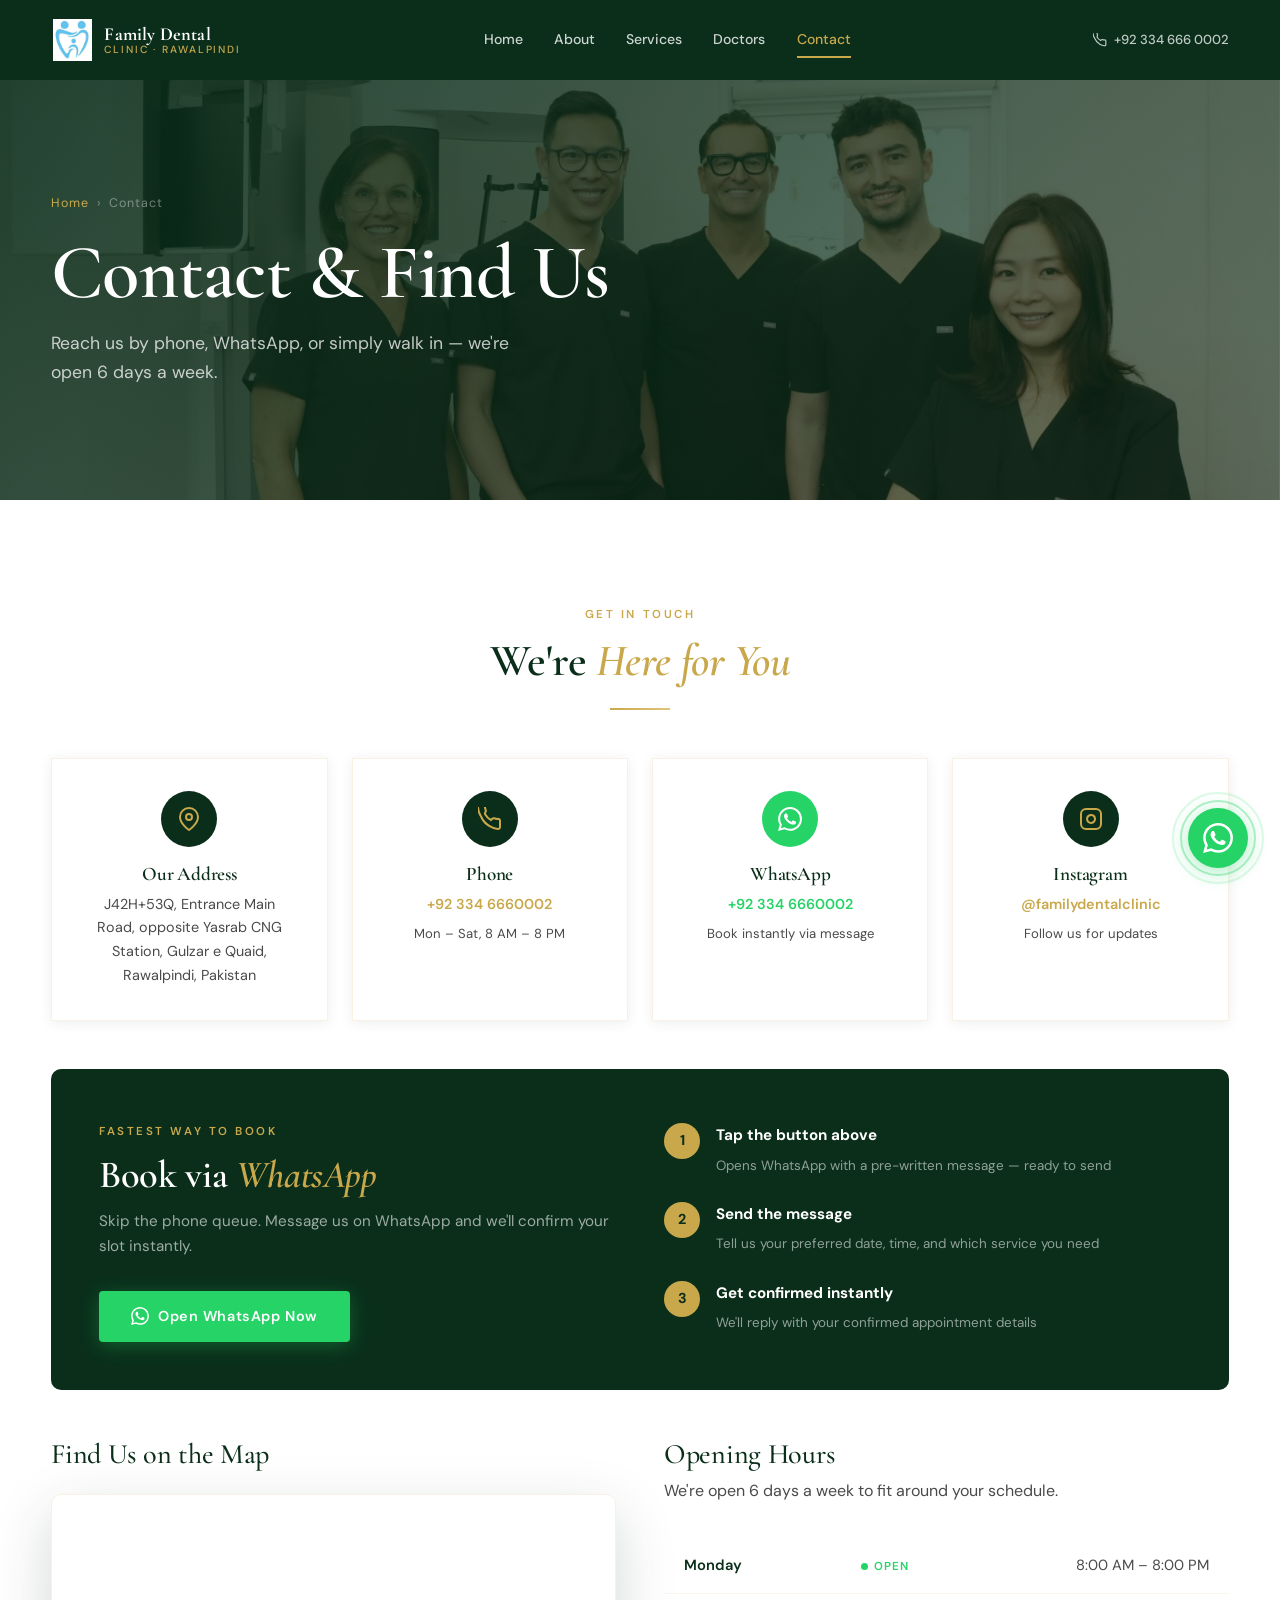
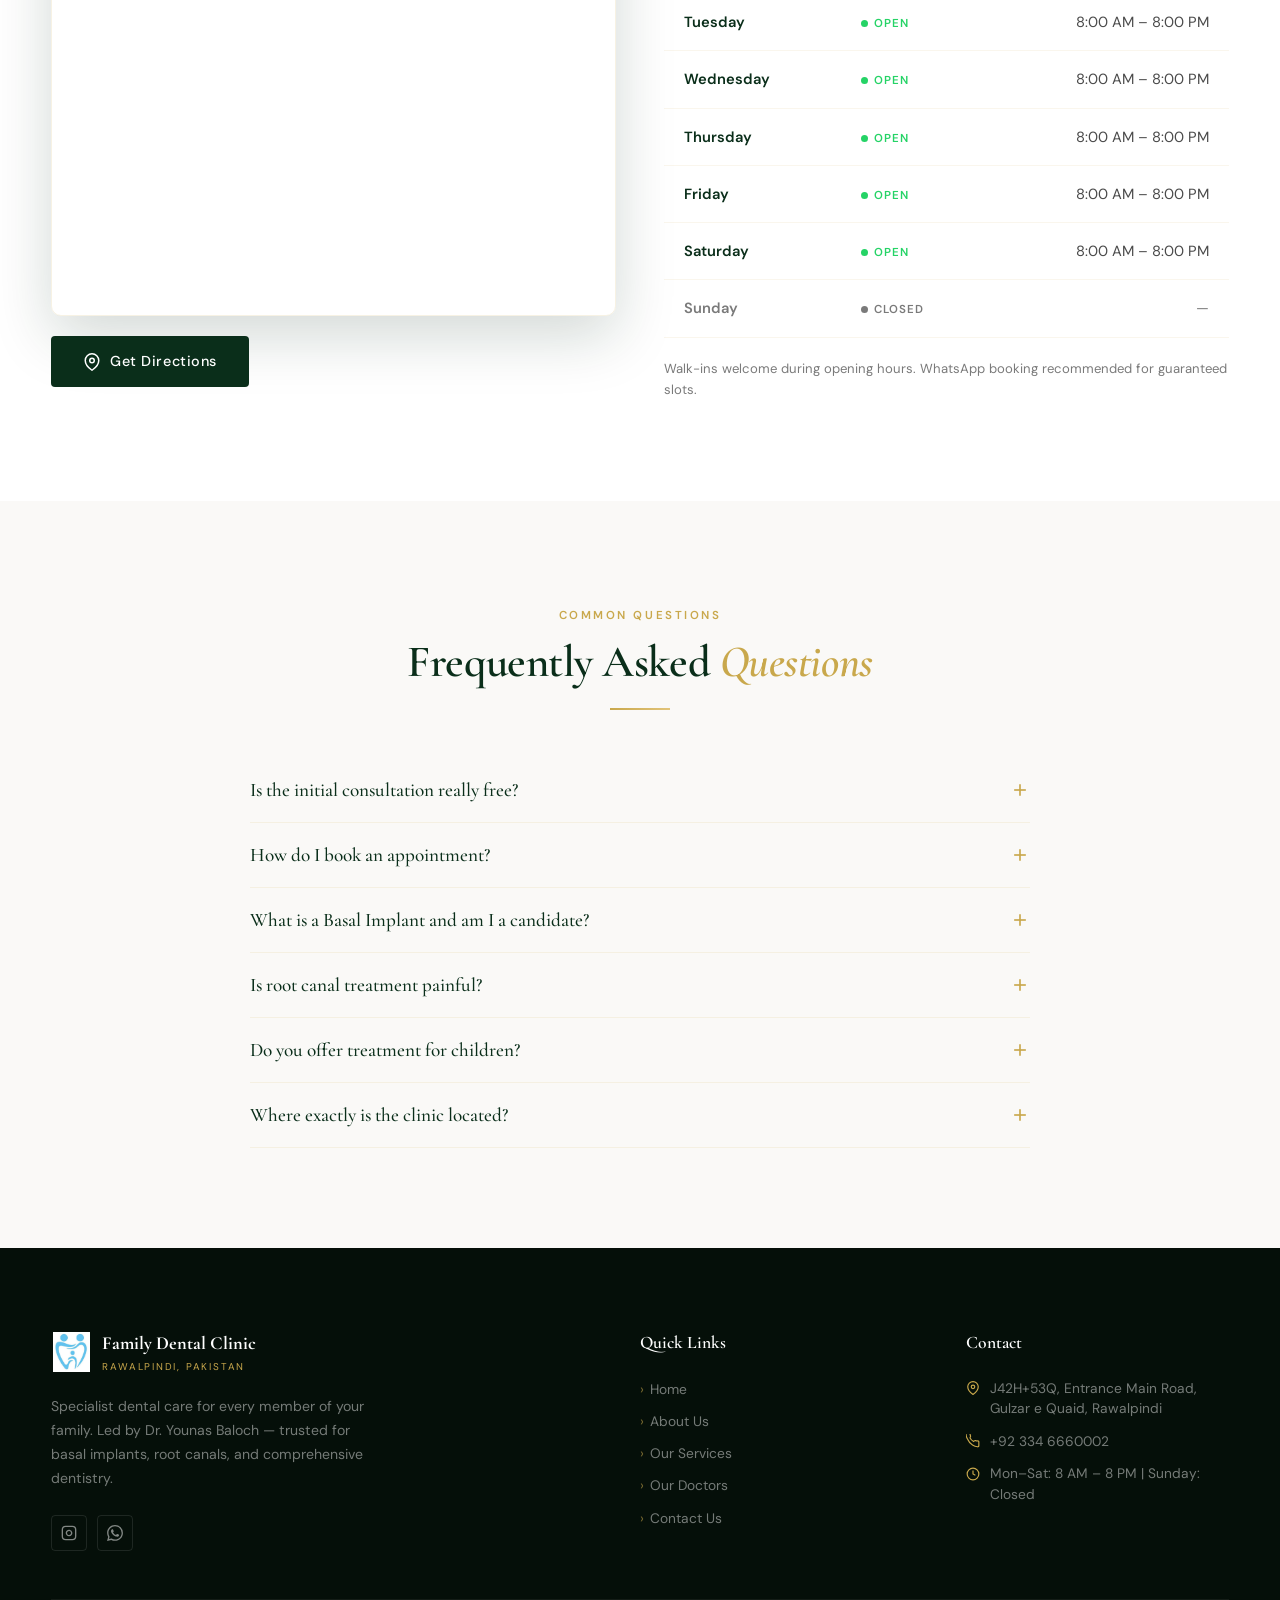
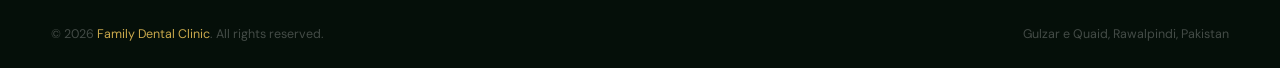
<file: contact.html>
<!DOCTYPE html>
<html lang="en">
<head>
  <meta charset="UTF-8" />
  <meta name="viewport" content="width=device-width, initial-scale=1.0" />
  <title>Contact Us — Family Dental Clinic Rawalpindi</title>
  <meta name="description" content="Contact Family Dental Clinic in Gulzar e Quaid, Rawalpindi. Book via WhatsApp, call, or visit us — open 6 days a week." />
  <link rel="icon" type="image/png" href="images/favicon.png" />
  <link rel="stylesheet" href="style.css" />
</head>
<body>

<!-- NAVBAR -->
<nav class="navbar light-nav" id="navbar">
  <div class="nav-inner">
    <a href="index.html" class="nav-logo">
      <img src="images/logo.png" alt="Family Dental Clinic Logo" class="nav-logo-img" onerror="this.style.display='none'">
      <div class="nav-logo-text">
        <strong>Family Dental</strong>
        <span>Clinic · Rawalpindi</span>
      </div>
    </a>
    <div class="nav-links">
      <a href="index.html">Home</a>
      <a href="about.html">About</a>
      <a href="services.html">Services</a>
      <a href="doctors.html">Doctors</a>
      <a href="contact.html" class="active">Contact</a>
    </div>
    <div class="nav-actions">
      <a href="tel:+923346660002" class="nav-phone">
        <svg viewBox="0 0 24 24" fill="none" stroke="currentColor" stroke-width="2"><path d="M22 16.92v3a2 2 0 01-2.18 2 19.79 19.79 0 01-8.63-3.07A19.5 19.5 0 013.07 9.5 19.79 19.79 0 01.01 .82a2 2 0 012-2.18h3a2 2 0 012 1.72 12.84 12.84 0 00.7 2.81 2 2 0 01-.45 2.11L6.91 6.91a16 16 0 006.1 6.1l1.27-1.27a2 2 0 012.11-.45 12.84 12.84 0 002.81.7A2 2 0 0122 13.92z"/></svg>
        +92 334 666 0002
      </a>
    </div>
    <button class="hamburger" aria-label="Toggle menu">
      <span></span><span></span><span></span>
    </button>
  </div>
</nav>
<div class="mobile-nav">
  <a href="index.html">Home</a>
  <a href="about.html">About</a>
  <a href="services.html">Services</a>
  <a href="doctors.html">Doctors</a>
  <a href="contact.html" class="active">Contact</a>
  <a href="https://wa.me/923346660002?text=Hi%2C%20I%20would%20like%20to%20book%20an%20appointment%20at%20Family%20Dental%20Clinic." class="nav-wa btn" target="_blank" rel="noopener">Book via WhatsApp</a>
</div>

<!-- PAGE HERO -->
<div class="page-hero">
  <div class="page-hero-bg" style="background-image:url('images/hero-contact.jpg')"></div>
  <div class="page-hero-overlay"></div>
  <div class="container page-hero-content">
    <div class="breadcrumb">
      <a href="index.html">Home</a>
      <span>›</span>
      <span>Contact</span>
    </div>
    <h1>Contact &amp; Find Us</h1>
    <p>Reach us by phone, WhatsApp, or simply walk in — we're open 6 days a week.</p>
  </div>
</div>

<!-- CONTACT CARDS -->
<section class="section">
  <div class="container">
    <div class="text-center" data-aos="fade-up" style="margin-bottom:3rem">
      <div class="section-label">Get in Touch</div>
      <h2 class="section-title">We're <span>Here for You</span></h2>
      <div class="divider"></div>
    </div>

    <div class="contact-cards">
      <div class="contact-card" data-aos="fade-up" data-aos-delay="0">
        <div class="contact-card-icon">
          <svg viewBox="0 0 24 24" fill="none" stroke="currentColor" stroke-width="2"><path d="M21 10c0 7-9 13-9 13s-9-6-9-13a9 9 0 0118 0z"/><circle cx="12" cy="10" r="3"/></svg>
        </div>
        <h4>Our Address</h4>
        <p>J42H+53Q, Entrance Main Road, opposite Yasrab CNG Station, Gulzar e Quaid, Rawalpindi, Pakistan</p>
      </div>
      <div class="contact-card" data-aos="fade-up" data-aos-delay="100">
        <div class="contact-card-icon">
          <svg viewBox="0 0 24 24" fill="none" stroke="currentColor" stroke-width="2"><path d="M22 16.92v3a2 2 0 01-2.18 2 19.79 19.79 0 01-8.63-3.07A19.5 19.5 0 013.07 9.5 19.79 19.79 0 01.01 .82a2 2 0 012-2.18h3a2 2 0 012 1.72 12.84 12.84 0 00.7 2.81 2 2 0 01-.45 2.11L6.91 6.91a16 16 0 006.1 6.1l1.27-1.27a2 2 0 012.11-.45 12.84 12.84 0 002.81.7A2 2 0 0122 13.92z"/></svg>
        </div>
        <h4>Phone</h4>
        <p><a href="tel:+923346660002" style="color:var(--gold);font-weight:600">+92 334 6660002</a></p>
        <p style="margin-top:0.4rem;font-size:0.82rem">Mon – Sat, 8 AM – 8 PM</p>
      </div>
      <div class="contact-card" data-aos="fade-up" data-aos-delay="200">
        <div class="contact-card-icon" style="background:#25D366">
          <svg viewBox="0 0 24 24" fill="currentColor" style="color:white"><path d="M17.472 14.382c-.297-.149-1.758-.867-2.03-.967-.273-.099-.471-.148-.67.15-.197.297-.767.966-.94 1.164-.173.199-.347.223-.644.075-.297-.15-1.255-.463-2.39-1.475-.883-.788-1.48-1.761-1.653-2.059-.173-.297-.018-.458.13-.606.134-.133.298-.347.446-.52.149-.174.198-.298.298-.497.099-.198.05-.371-.025-.52-.075-.149-.669-1.612-.916-2.207-.242-.579-.487-.5-.669-.51-.173-.008-.371-.01-.57-.01-.198 0-.52.074-.792.372-.272.297-1.04 1.016-1.04 2.479 0 1.462 1.065 2.875 1.213 3.074.149.198 2.096 3.2 5.077 4.487.709.306 1.262.489 1.694.625.712.227 1.36.195 1.871.118.571-.085 1.758-.719 2.006-1.413.248-.694.248-1.289.173-1.413-.074-.124-.272-.198-.57-.347m-5.421 7.403h-.004a9.87 9.87 0 01-5.031-1.378l-.361-.214-3.741.982.998-3.648-.235-.374a9.86 9.86 0 01-1.51-5.26c.001-5.45 4.436-9.884 9.888-9.884 2.64 0 5.122 1.03 6.988 2.898a9.825 9.825 0 012.893 6.994c-.003 5.45-4.437 9.884-9.885 9.884m8.413-18.297A11.815 11.815 0 0012.05 0C5.495 0 .16 5.335.157 11.892c0 2.096.547 4.142 1.588 5.945L.057 24l6.305-1.654a11.882 11.882 0 005.683 1.448h.005c6.554 0 11.89-5.335 11.893-11.893a11.821 11.821 0 00-3.48-8.413z"/></svg>
        </div>
        <h4>WhatsApp</h4>
        <p><a href="https://wa.me/923346660002" target="_blank" rel="noopener" style="color:#25D366;font-weight:600">+92 334 6660002</a></p>
        <p style="margin-top:0.4rem;font-size:0.82rem">Book instantly via message</p>
      </div>
      <div class="contact-card" data-aos="fade-up" data-aos-delay="300">
        <div class="contact-card-icon">
          <svg viewBox="0 0 24 24" fill="none" stroke="currentColor" stroke-width="2"><rect x="2" y="2" width="20" height="20" rx="5" ry="5"/><path d="M16 11.37A4 4 0 1112.63 8 4 4 0 0116 11.37z"/><line x1="17.5" y1="6.5" x2="17.51" y2="6.5"/></svg>
        </div>
        <h4>Instagram</h4>
        <p><a href="https://instagram.com" target="_blank" rel="noopener" style="color:var(--gold);font-weight:600">@familydentalclinic</a></p>
        <p style="margin-top:0.4rem;font-size:0.82rem">Follow us for updates</p>
      </div>
    </div>

    <!-- WHATSAPP BOOKING PANEL -->
    <div class="wa-panel" data-aos="fade-up">
      <div>
        <div class="section-label" style="color:var(--gold)">Fastest Way to Book</div>
        <h2 style="color:var(--white);margin-bottom:0.75rem;font-size:clamp(1.6rem,3vw,2.4rem)">Book via <em style="color:var(--gold);font-style:italic">WhatsApp</em></h2>
        <p style="color:rgba(255,255,255,0.6);margin-bottom:2rem;font-size:0.95rem">Skip the phone queue. Message us on WhatsApp and we'll confirm your slot instantly.</p>
        <a href="https://wa.me/923346660002?text=Hi%2C%20I%20would%20like%20to%20book%20an%20appointment%20at%20Family%20Dental%20Clinic." class="btn" style="background:#25D366;color:white;font-weight:600;box-shadow:0 4px 20px rgba(37,211,102,0.3)" target="_blank" rel="noopener">
          <svg viewBox="0 0 24 24" fill="currentColor" width="18"><path d="M17.472 14.382c-.297-.149-1.758-.867-2.03-.967-.273-.099-.471-.148-.67.15-.197.297-.767.966-.94 1.164-.173.199-.347.223-.644.075-.297-.15-1.255-.463-2.39-1.475-.883-.788-1.48-1.761-1.653-2.059-.173-.297-.018-.458.13-.606.134-.133.298-.347.446-.52.149-.174.198-.298.298-.497.099-.198.05-.371-.025-.52-.075-.149-.669-1.612-.916-2.207-.242-.579-.487-.5-.669-.51-.173-.008-.371-.01-.57-.01-.198 0-.52.074-.792.372-.272.297-1.04 1.016-1.04 2.479 0 1.462 1.065 2.875 1.213 3.074.149.198 2.096 3.2 5.077 4.487.709.306 1.262.489 1.694.625.712.227 1.36.195 1.871.118.571-.085 1.758-.719 2.006-1.413.248-.694.248-1.289.173-1.413-.074-.124-.272-.198-.57-.347m-5.421 7.403h-.004a9.87 9.87 0 01-5.031-1.378l-.361-.214-3.741.982.998-3.648-.235-.374a9.86 9.86 0 01-1.51-5.26c.001-5.45 4.436-9.884 9.888-9.884 2.64 0 5.122 1.03 6.988 2.898a9.825 9.825 0 012.893 6.994c-.003 5.45-4.437 9.884-9.885 9.884m8.413-18.297A11.815 11.815 0 0012.05 0C5.495 0 .16 5.335.157 11.892c0 2.096.547 4.142 1.588 5.945L.057 24l6.305-1.654a11.882 11.882 0 005.683 1.448h.005c6.554 0 11.89-5.335 11.893-11.893a11.821 11.821 0 00-3.48-8.413z"/></svg>
          Open WhatsApp Now
        </a>
      </div>
      <div class="wa-steps">
        <div class="wa-step">
          <div class="wa-step-num">1</div>
          <div class="wa-step-text">
            <strong>Tap the button above</strong>
            <span>Opens WhatsApp with a pre-written message — ready to send</span>
          </div>
        </div>
        <div class="wa-step">
          <div class="wa-step-num">2</div>
          <div class="wa-step-text">
            <strong>Send the message</strong>
            <span>Tell us your preferred date, time, and which service you need</span>
          </div>
        </div>
        <div class="wa-step">
          <div class="wa-step-num">3</div>
          <div class="wa-step-text">
            <strong>Get confirmed instantly</strong>
            <span>We'll reply with your confirmed appointment details</span>
          </div>
        </div>
      </div>
    </div>

    <!-- MAP -->
    <div style="display:grid;grid-template-columns:1fr 1fr;gap:3rem;align-items:start" class="map-layout">
      <div data-aos="fade-right">
        <h3 style="color:var(--forest);margin-bottom:1.5rem">Find Us on the Map</h3>
        <div class="map-container">
          <iframe
            src="https://www.google.com/maps/embed?pb=!1m18!1m12!1m3!1d3323.5!2d73.08!3d33.58!2m3!1f0!2f0!3f0!3m2!1i1024!2i768!4f13.1!3m3!1m2!1s0x38dfed9b5a2d3e9d%3A0x2b4b3c5d6e7f8a9b!2sGulzar+e+Quaid%2C+Rawalpindi%2C+Punjab%2C+Pakistan!5e0!3m2!1sen!2s!4v1700000000000"
            allowfullscreen=""
            loading="lazy"
            referrerpolicy="no-referrer-when-downgrade"
            title="Family Dental Clinic Location">
          </iframe>
        </div>
        <a href="https://maps.google.com/?q=Gulzar+e+Quaid+Rawalpindi+Pakistan" target="_blank" rel="noopener" class="btn btn-dark" style="margin-top:1.25rem">
          <svg viewBox="0 0 24 24" fill="none" stroke="currentColor" stroke-width="2" width="18"><path d="M21 10c0 7-9 13-9 13s-9-6-9-13a9 9 0 0118 0z"/><circle cx="12" cy="10" r="3"/></svg>
          Get Directions
        </a>
      </div>

      <!-- HOURS TABLE -->
      <div data-aos="fade-left">
        <h3 style="color:var(--forest);margin-bottom:0.5rem">Opening Hours</h3>
        <p style="margin-bottom:0">We're open 6 days a week to fit around your schedule.</p>
        <table class="hours-table">
          <tbody>
            <tr>
              <td>Monday</td>
              <td><span class="hours-badge open">Open</span></td>
              <td>8:00 AM – 8:00 PM</td>
            </tr>
            <tr>
              <td>Tuesday</td>
              <td><span class="hours-badge open">Open</span></td>
              <td>8:00 AM – 8:00 PM</td>
            </tr>
            <tr>
              <td>Wednesday</td>
              <td><span class="hours-badge open">Open</span></td>
              <td>8:00 AM – 8:00 PM</td>
            </tr>
            <tr>
              <td>Thursday</td>
              <td><span class="hours-badge open">Open</span></td>
              <td>8:00 AM – 8:00 PM</td>
            </tr>
            <tr>
              <td>Friday</td>
              <td><span class="hours-badge open">Open</span></td>
              <td>8:00 AM – 8:00 PM</td>
            </tr>
            <tr>
              <td>Saturday</td>
              <td><span class="hours-badge open">Open</span></td>
              <td>8:00 AM – 8:00 PM</td>
            </tr>
            <tr class="closed">
              <td>Sunday</td>
              <td><span class="hours-badge closed">Closed</span></td>
              <td>—</td>
            </tr>
          </tbody>
        </table>
        <p style="margin-top:1.25rem;font-size:0.82rem;color:var(--text-light)">Walk-ins welcome during opening hours. WhatsApp booking recommended for guaranteed slots.</p>
      </div>
    </div>
  </div>
</section>

<!-- FAQ -->
<section class="section section-alt">
  <div class="container">
    <div class="text-center" data-aos="fade-up" style="margin-bottom:3rem">
      <div class="section-label">Common Questions</div>
      <h2 class="section-title">Frequently Asked <span>Questions</span></h2>
      <div class="divider"></div>
    </div>

    <div style="max-width:780px;margin:0 auto">
      <div class="faq-list">

        <div class="faq-item">
          <button class="faq-q">
            Is the initial consultation really free?
            <svg viewBox="0 0 24 24" fill="none" stroke="currentColor" stroke-width="2"><line x1="12" y1="5" x2="12" y2="19"/><line x1="5" y1="12" x2="19" y2="12"/></svg>
          </button>
          <div class="faq-a">
            <div class="faq-a-inner">Yes, absolutely. Every new patient receives a completely free initial consultation with no obligation. There are no hidden fees, no pressure, and no commitment. You'll receive an honest assessment and treatment recommendation — and then the decision is entirely yours.</div>
          </div>
        </div>

        <div class="faq-item">
          <button class="faq-q">
            How do I book an appointment?
            <svg viewBox="0 0 24 24" fill="none" stroke="currentColor" stroke-width="2"><line x1="12" y1="5" x2="12" y2="19"/><line x1="5" y1="12" x2="19" y2="12"/></svg>
          </button>
          <div class="faq-a">
            <div class="faq-a-inner">The easiest way is via WhatsApp at +92 334 6660002. Simply send us a message with your name, preferred date and time, and the service you need. We typically reply within minutes during opening hours. You can also call the same number or simply walk in during our operating hours.</div>
          </div>
        </div>

        <div class="faq-item">
          <button class="faq-q">
            What is a Basal Implant and am I a candidate?
            <svg viewBox="0 0 24 24" fill="none" stroke="currentColor" stroke-width="2"><line x1="12" y1="5" x2="12" y2="19"/><line x1="5" y1="12" x2="19" y2="12"/></svg>
          </button>
          <div class="faq-a">
            <div class="faq-a-inner">Basal implants are an advanced form of dental implant that anchors into the dense basal bone, making them suitable even for patients with low bone density — where traditional implants may fail. They typically have faster healing times and can often be loaded immediately. Dr. Younas Baloch is a specialist in this technique and will assess your suitability during your free consultation.</div>
          </div>
        </div>

        <div class="faq-item">
          <button class="faq-q">
            Is root canal treatment painful?
            <svg viewBox="0 0 24 24" fill="none" stroke="currentColor" stroke-width="2"><line x1="12" y1="5" x2="12" y2="19"/><line x1="5" y1="12" x2="19" y2="12"/></svg>
          </button>
          <div class="faq-a">
            <div class="faq-a-inner">Modern root canal treatment is far more comfortable than its reputation suggests. With proper local anaesthesia and today's techniques, the procedure is typically no more uncomfortable than a routine filling. Our patients frequently comment that they were surprised by how pain-free their root canal was at our clinic.</div>
          </div>
        </div>

        <div class="faq-item">
          <button class="faq-q">
            Do you offer treatment for children?
            <svg viewBox="0 0 24 24" fill="none" stroke="currentColor" stroke-width="2"><line x1="12" y1="5" x2="12" y2="19"/><line x1="5" y1="12" x2="19" y2="12"/></svg>
          </button>
          <div class="faq-a">
            <div class="faq-a-inner">Yes. We are a genuine family dental clinic and see patients of all ages — from young children to seniors. Our team is experienced in creating a calm, child-friendly environment and providing age-appropriate dental care including check-ups, fillings, orthodontic assessments, and preventative treatments.</div>
          </div>
        </div>

        <div class="faq-item">
          <button class="faq-q">
            Where exactly is the clinic located?
            <svg viewBox="0 0 24 24" fill="none" stroke="currentColor" stroke-width="2"><line x1="12" y1="5" x2="12" y2="19"/><line x1="5" y1="12" x2="19" y2="12"/></svg>
          </button>
          <div class="faq-a">
            <div class="faq-a-inner">We are located at J42H+53Q, Entrance Main Road, opposite Yasrab CNG Station, Gulzar e Quaid, Rawalpindi. We're easy to find on Google Maps — simply search "Family Dental Clinic Gulzar e Quaid". If you have any difficulty finding us, WhatsApp us and we'll guide you directly.</div>
          </div>
        </div>

      </div>
    </div>
  </div>
</section>

<!-- FOOTER -->
<footer class="footer">
  <div class="container">
    <div class="footer-grid">
      <div class="footer-brand">
        <div class="footer-logo">
          <img src="images/logo.png" alt="Family Dental Clinic" onerror="this.style.display='none'">
          <div class="footer-logo-text">
            <strong>Family Dental Clinic</strong>
            <span>Rawalpindi, Pakistan</span>
          </div>
        </div>
        <p>Specialist dental care for every member of your family. Led by Dr. Younas Baloch — trusted for basal implants, root canals, and comprehensive dentistry.</p>
        <div class="footer-social">
          <a href="https://instagram.com" target="_blank" rel="noopener" aria-label="Instagram">
            <svg viewBox="0 0 24 24" fill="none" stroke="currentColor" stroke-width="2"><rect x="2" y="2" width="20" height="20" rx="5" ry="5"/><path d="M16 11.37A4 4 0 1112.63 8 4 4 0 0116 11.37z"/><line x1="17.5" y1="6.5" x2="17.51" y2="6.5"/></svg>
          </a>
          <a href="https://wa.me/923346660002" target="_blank" rel="noopener" aria-label="WhatsApp">
            <svg viewBox="0 0 24 24" fill="currentColor"><path d="M17.472 14.382c-.297-.149-1.758-.867-2.03-.967-.273-.099-.471-.148-.67.15-.197.297-.767.966-.94 1.164-.173.199-.347.223-.644.075-.297-.15-1.255-.463-2.39-1.475-.883-.788-1.48-1.761-1.653-2.059-.173-.297-.018-.458.13-.606.134-.133.298-.347.446-.52.149-.174.198-.298.298-.497.099-.198.05-.371-.025-.52-.075-.149-.669-1.612-.916-2.207-.242-.579-.487-.5-.669-.51-.173-.008-.371-.01-.57-.01-.198 0-.52.074-.792.372-.272.297-1.04 1.016-1.04 2.479 0 1.462 1.065 2.875 1.213 3.074.149.198 2.096 3.2 5.077 4.487.709.306 1.262.489 1.694.625.712.227 1.36.195 1.871.118.571-.085 1.758-.719 2.006-1.413.248-.694.248-1.289.173-1.413-.074-.124-.272-.198-.57-.347m-5.421 7.403h-.004a9.87 9.87 0 01-5.031-1.378l-.361-.214-3.741.982.998-3.648-.235-.374a9.86 9.86 0 01-1.51-5.26c.001-5.45 4.436-9.884 9.888-9.884 2.64 0 5.122 1.03 6.988 2.898a9.825 9.825 0 012.893 6.994c-.003 5.45-4.437 9.884-9.885 9.884m8.413-18.297A11.815 11.815 0 0012.05 0C5.495 0 .16 5.335.157 11.892c0 2.096.547 4.142 1.588 5.945L.057 24l6.305-1.654a11.882 11.882 0 005.683 1.448h.005c6.554 0 11.89-5.335 11.893-11.893a11.821 11.821 0 00-3.48-8.413z"/></svg>
          </a>
        </div>
      </div>
      <div class="footer-col">
        <h5>Quick Links</h5>
        <ul>
          <li><a href="index.html">Home</a></li>
          <li><a href="about.html">About Us</a></li>
          <li><a href="services.html">Our Services</a></li>
          <li><a href="doctors.html">Our Doctors</a></li>
          <li><a href="contact.html">Contact Us</a></li>
        </ul>
      </div>
      <div class="footer-col">
        <h5>Contact</h5>
        <div class="footer-contact-item">
          <svg viewBox="0 0 24 24" fill="none" stroke="currentColor" stroke-width="2"><path d="M21 10c0 7-9 13-9 13s-9-6-9-13a9 9 0 0118 0z"/><circle cx="12" cy="10" r="3"/></svg>
          J42H+53Q, Entrance Main Road, Gulzar e Quaid, Rawalpindi
        </div>
        <div class="footer-contact-item">
          <svg viewBox="0 0 24 24" fill="none" stroke="currentColor" stroke-width="2"><path d="M22 16.92v3a2 2 0 01-2.18 2 19.79 19.79 0 01-8.63-3.07A19.5 19.5 0 013.07 9.5 19.79 19.79 0 01.01 .82a2 2 0 012-2.18h3a2 2 0 012 1.72 12.84 12.84 0 00.7 2.81 2 2 0 01-.45 2.11L6.91 6.91a16 16 0 006.1 6.1l1.27-1.27a2 2 0 012.11-.45 12.84 12.84 0 002.81.7A2 2 0 0122 13.92z"/></svg>
          <a href="tel:+923346660002">+92 334 6660002</a>
        </div>
        <div class="footer-contact-item">
          <svg viewBox="0 0 24 24" fill="none" stroke="currentColor" stroke-width="2"><circle cx="12" cy="12" r="10"/><polyline points="12 6 12 12 16 14"/></svg>
          Mon–Sat: 8 AM – 8 PM | Sunday: Closed
        </div>
      </div>
    </div>
    <div class="footer-bottom">
      <p>© 2026 <span>Family Dental Clinic</span>. All rights reserved.</p>
      <p>Gulzar e Quaid, Rawalpindi, Pakistan</p>
    </div>
  </div>
</footer>

<div class="floating-wa">
  <a href="https://wa.me/923346660002?text=Hi%2C%20I%20would%20like%20to%20book%20an%20appointment%20at%20Family%20Dental%20Clinic." target="_blank" rel="noopener" aria-label="Chat on WhatsApp">
    <svg viewBox="0 0 24 24" fill="currentColor"><path d="M17.472 14.382c-.297-.149-1.758-.867-2.03-.967-.273-.099-.471-.148-.67.15-.197.297-.767.966-.94 1.164-.173.199-.347.223-.644.075-.297-.15-1.255-.463-2.39-1.475-.883-.788-1.48-1.761-1.653-2.059-.173-.297-.018-.458.13-.606.134-.133.298-.347.446-.52.149-.174.198-.298.298-.497.099-.198.05-.371-.025-.52-.075-.149-.669-1.612-.916-2.207-.242-.579-.487-.5-.669-.51-.173-.008-.371-.01-.57-.01-.198 0-.52.074-.792.372-.272.297-1.04 1.016-1.04 2.479 0 1.462 1.065 2.875 1.213 3.074.149.198 2.096 3.2 5.077 4.487.709.306 1.262.489 1.694.625.712.227 1.36.195 1.871.118.571-.085 1.758-.719 2.006-1.413.248-.694.248-1.289.173-1.413-.074-.124-.272-.198-.57-.347m-5.421 7.403h-.004a9.87 9.87 0 01-5.031-1.378l-.361-.214-3.741.982.998-3.648-.235-.374a9.86 9.86 0 01-1.51-5.26c.001-5.45 4.436-9.884 9.888-9.884 2.64 0 5.122 1.03 6.988 2.898a9.825 9.825 0 012.893 6.994c-.003 5.45-4.437 9.884-9.885 9.884m8.413-18.297A11.815 11.815 0 0012.05 0C5.495 0 .16 5.335.157 11.892c0 2.096.547 4.142 1.588 5.945L.057 24l6.305-1.654a11.882 11.882 0 005.683 1.448h.005c6.554 0 11.89-5.335 11.893-11.893a11.821 11.821 0 00-3.48-8.413z"/></svg>
  </a>
</div>

<style>
  @media (max-width: 768px) {
    .map-layout { grid-template-columns: 1fr !important; }
  }
</style>
<script src="main.js"></script>
</body>
</html>
</file>
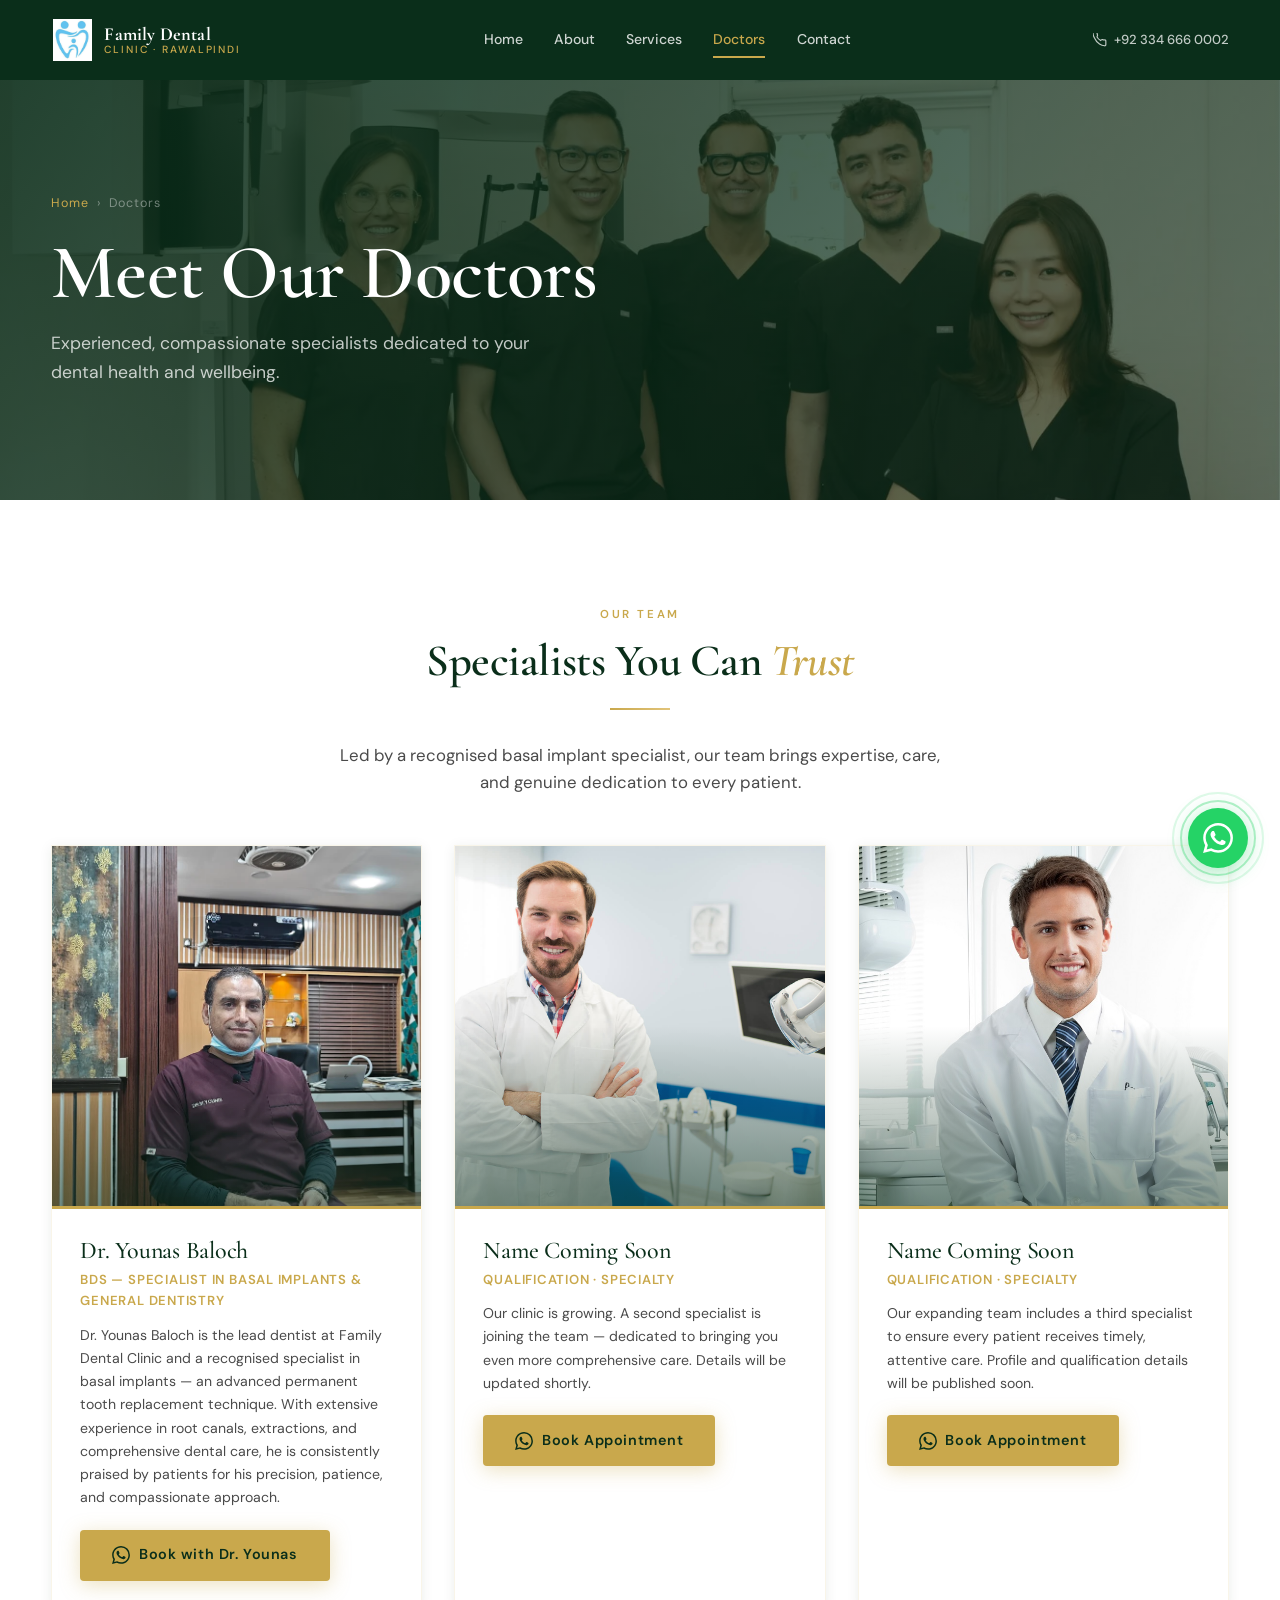
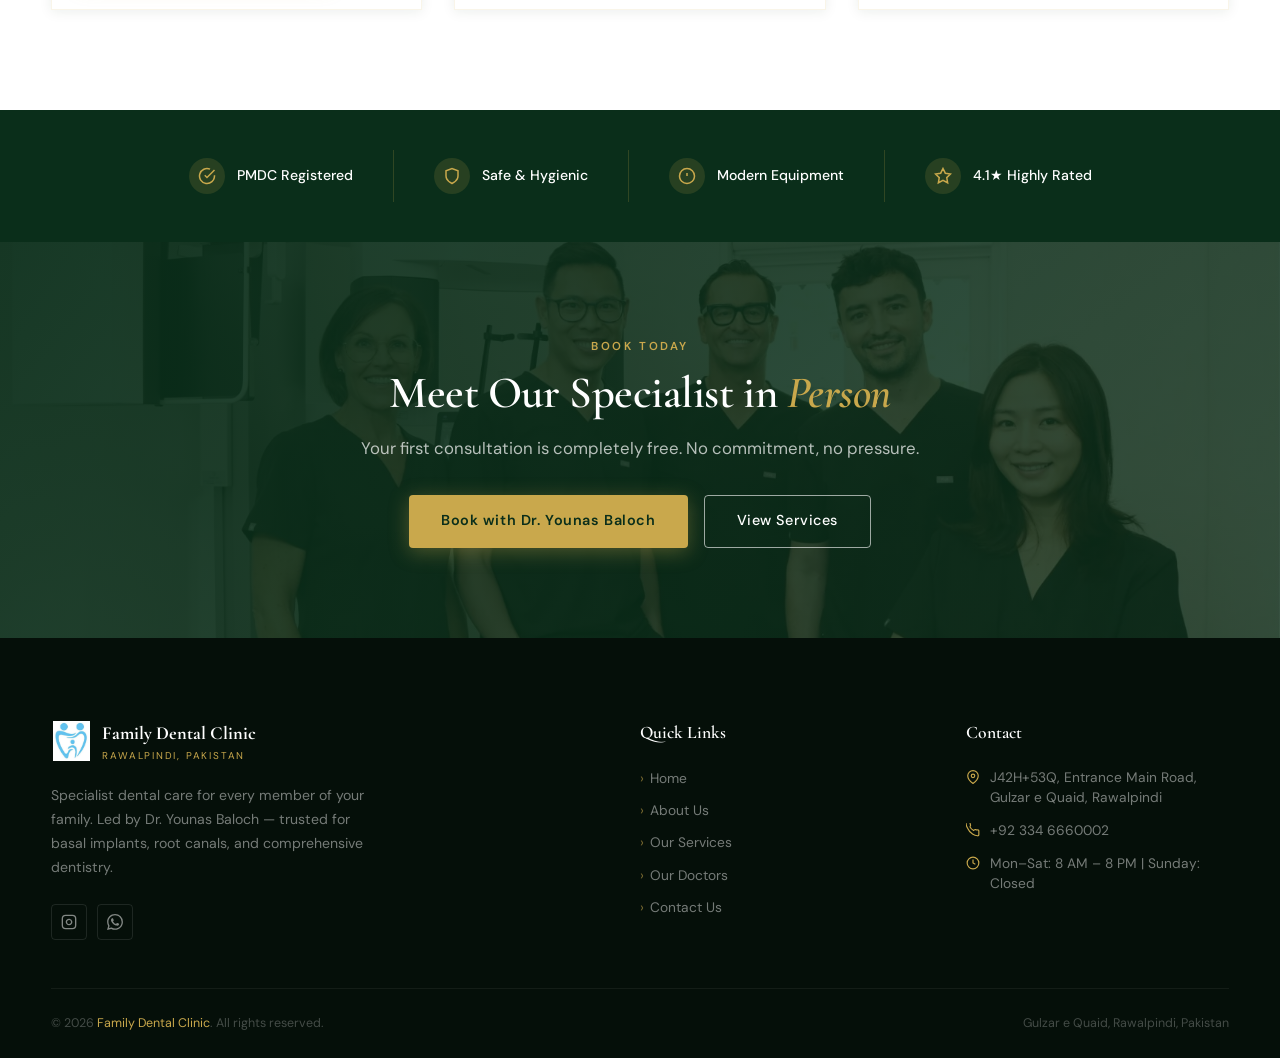
<file: doctors.html>
<!DOCTYPE html>
<html lang="en">
<head>
  <meta charset="UTF-8" />
  <meta name="viewport" content="width=device-width, initial-scale=1.0" />
  <title>Our Doctors — Family Dental Clinic Rawalpindi</title>
  <meta name="description" content="Meet the specialist team at Family Dental Clinic Rawalpindi — led by Dr. Younas Baloch, expert in Basal Implants and General Dentistry." />
  <link rel="icon" type="image/png" href="images/favicon.png" />
  <link rel="stylesheet" href="style.css" />
</head>
<body>

<!-- NAVBAR -->
<nav class="navbar light-nav" id="navbar">
  <div class="nav-inner">
    <a href="index.html" class="nav-logo">
      <img src="images/logo.png" alt="Family Dental Clinic Logo" class="nav-logo-img" onerror="this.style.display='none'">
      <div class="nav-logo-text">
        <strong>Family Dental</strong>
        <span>Clinic · Rawalpindi</span>
      </div>
    </a>
    <div class="nav-links">
      <a href="index.html">Home</a>
      <a href="about.html">About</a>
      <a href="services.html">Services</a>
      <a href="doctors.html" class="active">Doctors</a>
      <a href="contact.html">Contact</a>
    </div>
    <div class="nav-actions">
      <a href="tel:+923346660002" class="nav-phone">
        <svg viewBox="0 0 24 24" fill="none" stroke="currentColor" stroke-width="2"><path d="M22 16.92v3a2 2 0 01-2.18 2 19.79 19.79 0 01-8.63-3.07A19.5 19.5 0 013.07 9.5 19.79 19.79 0 01.01 .82a2 2 0 012-2.18h3a2 2 0 012 1.72 12.84 12.84 0 00.7 2.81 2 2 0 01-.45 2.11L6.91 6.91a16 16 0 006.1 6.1l1.27-1.27a2 2 0 012.11-.45 12.84 12.84 0 002.81.7A2 2 0 0122 13.92z"/></svg>
        +92 334 666 0002
      </a>
    </div>
    <button class="hamburger" aria-label="Toggle menu">
      <span></span><span></span><span></span>
    </button>
  </div>
</nav>
<div class="mobile-nav">
  <a href="index.html">Home</a>
  <a href="about.html">About</a>
  <a href="services.html">Services</a>
  <a href="doctors.html" class="active">Doctors</a>
  <a href="contact.html">Contact</a>
  <a href="https://wa.me/923346660002?text=Hi%2C%20I%20would%20like%20to%20book%20an%20appointment%20at%20Family%20Dental%20Clinic." class="nav-wa btn" target="_blank" rel="noopener">Book via WhatsApp</a>
</div>

<!-- PAGE HERO -->
<div class="page-hero">
  <div class="page-hero-bg" style="background-image:url('images/hero-doctors.jpg')"></div>
  <div class="page-hero-overlay"></div>
  <div class="container page-hero-content">
    <div class="breadcrumb">
      <a href="index.html">Home</a>
      <span>›</span>
      <span>Doctors</span>
    </div>
    <h1>Meet Our Doctors</h1>
    <p>Experienced, compassionate specialists dedicated to your dental health and wellbeing.</p>
  </div>
</div>

<!-- DOCTORS SECTION -->
<section class="section">
  <div class="container">
    <div class="text-center" data-aos="fade-up">
      <div class="section-label">Our Team</div>
      <h2 class="section-title">Specialists You Can <span>Trust</span></h2>
      <div class="divider"></div>
      <p class="section-subtitle">Led by a recognised basal implant specialist, our team brings expertise, care, and genuine dedication to every patient.</p>
    </div>

    <div class="doctors-grid">

      <!-- Dr. Younas Baloch -->
      <div class="doctor-card" data-aos="fade-up" data-aos-delay="0">
        <div class="doctor-card-photo">
          <img src="images/doctor1.jpg" alt="Dr. Younas Baloch" onerror="this.style.background='linear-gradient(135deg,#0a2e1a,#144d2c)';this.style.minHeight='360px'">
          <div class="doctor-card-photo-overlay"></div>
        </div>
        <div class="doctor-card-body">
          <h3>Dr. Younas Baloch</h3>
          <div class="doctor-qual">BDS — Specialist in Basal Implants &amp; General Dentistry</div>
          <p>Dr. Younas Baloch is the lead dentist at Family Dental Clinic and a recognised specialist in basal implants — an advanced permanent tooth replacement technique. With extensive experience in root canals, extractions, and comprehensive dental care, he is consistently praised by patients for his precision, patience, and compassionate approach.</p>
          <a href="https://wa.me/923346660002?text=Hi%2C%20I%20would%20like%20to%20book%20an%20appointment%20with%20Dr.%20Younas%20Baloch." class="btn btn-primary" target="_blank" rel="noopener">
            <svg viewBox="0 0 24 24" fill="currentColor" width="16"><path d="M17.472 14.382c-.297-.149-1.758-.867-2.03-.967-.273-.099-.471-.148-.67.15-.197.297-.767.966-.94 1.164-.173.199-.347.223-.644.075-.297-.15-1.255-.463-2.39-1.475-.883-.788-1.48-1.761-1.653-2.059-.173-.297-.018-.458.13-.606.134-.133.298-.347.446-.52.149-.174.198-.298.298-.497.099-.198.05-.371-.025-.52-.075-.149-.669-1.612-.916-2.207-.242-.579-.487-.5-.669-.51-.173-.008-.371-.01-.57-.01-.198 0-.52.074-.792.372-.272.297-1.04 1.016-1.04 2.479 0 1.462 1.065 2.875 1.213 3.074.149.198 2.096 3.2 5.077 4.487.709.306 1.262.489 1.694.625.712.227 1.36.195 1.871.118.571-.085 1.758-.719 2.006-1.413.248-.694.248-1.289.173-1.413-.074-.124-.272-.198-.57-.347m-5.421 7.403h-.004a9.87 9.87 0 01-5.031-1.378l-.361-.214-3.741.982.998-3.648-.235-.374a9.86 9.86 0 01-1.51-5.26c.001-5.45 4.436-9.884 9.888-9.884 2.64 0 5.122 1.03 6.988 2.898a9.825 9.825 0 012.893 6.994c-.003 5.45-4.437 9.884-9.885 9.884m8.413-18.297A11.815 11.815 0 0012.05 0C5.495 0 .16 5.335.157 11.892c0 2.096.547 4.142 1.588 5.945L.057 24l6.305-1.654a11.882 11.882 0 005.683 1.448h.005c6.554 0 11.89-5.335 11.893-11.893a11.821 11.821 0 00-3.48-8.413z"/></svg>
            Book with Dr. Younas
          </a>
        </div>
      </div>

      <!-- Placeholder Doctor 2 -->
      <div class="doctor-card" data-aos="fade-up" data-aos-delay="150">
        <div class="doctor-card-photo">
          <img src="images/doctor2.jpg" alt="Dental Specialist" onerror="this.style.background='linear-gradient(135deg,#0a2e1a,#144d2c)';this.style.minHeight='360px'">
          <div class="doctor-card-photo-overlay"></div>
        </div>
        <div class="doctor-card-body">
          <h3>Name Coming Soon</h3>
          <div class="doctor-qual">Qualification · Specialty</div>
          <p>Our clinic is growing. A second specialist is joining the team — dedicated to bringing you even more comprehensive care. Details will be updated shortly.</p>
          <a href="https://wa.me/923346660002?text=Hi%2C%20I%20would%20like%20to%20book%20an%20appointment%20at%20Family%20Dental%20Clinic." class="btn btn-primary" target="_blank" rel="noopener">
            <svg viewBox="0 0 24 24" fill="currentColor" width="16"><path d="M17.472 14.382c-.297-.149-1.758-.867-2.03-.967-.273-.099-.471-.148-.67.15-.197.297-.767.966-.94 1.164-.173.199-.347.223-.644.075-.297-.15-1.255-.463-2.39-1.475-.883-.788-1.48-1.761-1.653-2.059-.173-.297-.018-.458.13-.606.134-.133.298-.347.446-.52.149-.174.198-.298.298-.497.099-.198.05-.371-.025-.52-.075-.149-.669-1.612-.916-2.207-.242-.579-.487-.5-.669-.51-.173-.008-.371-.01-.57-.01-.198 0-.52.074-.792.372-.272.297-1.04 1.016-1.04 2.479 0 1.462 1.065 2.875 1.213 3.074.149.198 2.096 3.2 5.077 4.487.709.306 1.262.489 1.694.625.712.227 1.36.195 1.871.118.571-.085 1.758-.719 2.006-1.413.248-.694.248-1.289.173-1.413-.074-.124-.272-.198-.57-.347m-5.421 7.403h-.004a9.87 9.87 0 01-5.031-1.378l-.361-.214-3.741.982.998-3.648-.235-.374a9.86 9.86 0 01-1.51-5.26c.001-5.45 4.436-9.884 9.888-9.884 2.64 0 5.122 1.03 6.988 2.898a9.825 9.825 0 012.893 6.994c-.003 5.45-4.437 9.884-9.885 9.884m8.413-18.297A11.815 11.815 0 0012.05 0C5.495 0 .16 5.335.157 11.892c0 2.096.547 4.142 1.588 5.945L.057 24l6.305-1.654a11.882 11.882 0 005.683 1.448h.005c6.554 0 11.89-5.335 11.893-11.893a11.821 11.821 0 00-3.48-8.413z"/></svg>
            Book Appointment
          </a>
        </div>
      </div>

      <!-- Placeholder Doctor 3 -->
      <div class="doctor-card" data-aos="fade-up" data-aos-delay="300">
        <div class="doctor-card-photo">
          <img src="images/doctor3.jpg" alt="Dental Specialist" onerror="this.style.background='linear-gradient(135deg,#0a2e1a,#144d2c)';this.style.minHeight='360px'">
          <div class="doctor-card-photo-overlay"></div>
        </div>
        <div class="doctor-card-body">
          <h3>Name Coming Soon</h3>
          <div class="doctor-qual">Qualification · Specialty</div>
          <p>Our expanding team includes a third specialist to ensure every patient receives timely, attentive care. Profile and qualification details will be published soon.</p>
          <a href="https://wa.me/923346660002?text=Hi%2C%20I%20would%20like%20to%20book%20an%20appointment%20at%20Family%20Dental%20Clinic." class="btn btn-primary" target="_blank" rel="noopener">
            <svg viewBox="0 0 24 24" fill="currentColor" width="16"><path d="M17.472 14.382c-.297-.149-1.758-.867-2.03-.967-.273-.099-.471-.148-.67.15-.197.297-.767.966-.94 1.164-.173.199-.347.223-.644.075-.297-.15-1.255-.463-2.39-1.475-.883-.788-1.48-1.761-1.653-2.059-.173-.297-.018-.458.13-.606.134-.133.298-.347.446-.52.149-.174.198-.298.298-.497.099-.198.05-.371-.025-.52-.075-.149-.669-1.612-.916-2.207-.242-.579-.487-.5-.669-.51-.173-.008-.371-.01-.57-.01-.198 0-.52.074-.792.372-.272.297-1.04 1.016-1.04 2.479 0 1.462 1.065 2.875 1.213 3.074.149.198 2.096 3.2 5.077 4.487.709.306 1.262.489 1.694.625.712.227 1.36.195 1.871.118.571-.085 1.758-.719 2.006-1.413.248-.694.248-1.289.173-1.413-.074-.124-.272-.198-.57-.347m-5.421 7.403h-.004a9.87 9.87 0 01-5.031-1.378l-.361-.214-3.741.982.998-3.648-.235-.374a9.86 9.86 0 01-1.51-5.26c.001-5.45 4.436-9.884 9.888-9.884 2.64 0 5.122 1.03 6.988 2.898a9.825 9.825 0 012.893 6.994c-.003 5.45-4.437 9.884-9.885 9.884m8.413-18.297A11.815 11.815 0 0012.05 0C5.495 0 .16 5.335.157 11.892c0 2.096.547 4.142 1.588 5.945L.057 24l6.305-1.654a11.882 11.882 0 005.683 1.448h.005c6.554 0 11.89-5.335 11.893-11.893a11.821 11.821 0 00-3.48-8.413z"/></svg>
            Book Appointment
          </a>
        </div>
      </div>

    </div>
  </div>
</section>

<!-- CREDENTIALS STRIP -->
<div class="credentials-strip">
  <div class="container">
    <div class="credentials-inner">
      <div class="credential-item">
        <div class="credential-icon">
          <svg viewBox="0 0 24 24" fill="none" stroke="currentColor" stroke-width="2"><path d="M22 11.08V12a10 10 0 11-5.93-9.14"/><polyline points="22 4 12 14.01 9 11.01"/></svg>
        </div>
        PMDC Registered
      </div>
      <div class="credential-item">
        <div class="credential-icon">
          <svg viewBox="0 0 24 24" fill="none" stroke="currentColor" stroke-width="2"><path d="M12 22s8-4 8-10V5l-8-3-8 3v7c0 6 8 10 8 10z"/></svg>
        </div>
        Safe &amp; Hygienic
      </div>
      <div class="credential-item">
        <div class="credential-icon">
          <svg viewBox="0 0 24 24" fill="none" stroke="currentColor" stroke-width="2"><circle cx="12" cy="12" r="10"/><line x1="12" y1="8" x2="12" y2="12"/><line x1="12" y1="16" x2="12.01" y2="16"/></svg>
        </div>
        Modern Equipment
      </div>
      <div class="credential-item">
        <div class="credential-icon">
          <svg viewBox="0 0 24 24" fill="none" stroke="currentColor" stroke-width="2"><polygon points="12 2 15.09 8.26 22 9.27 17 14.14 18.18 21.02 12 17.77 5.82 21.02 7 14.14 2 9.27 8.91 8.26 12 2"/></svg>
        </div>
        4.1★ Highly Rated
      </div>
    </div>
  </div>
</div>

<!-- CTA -->
<div class="cta-banner">
  <div class="cta-bg" style="background-image:url('images/hero-doctors.jpg')"></div>
  <div class="cta-overlay"></div>
  <div class="container cta-content" data-aos="fade-up">
    <div class="section-label" style="color:var(--gold)">Book Today</div>
    <h2 style="color:var(--white)">Meet Our Specialist in <em style="color:var(--gold);font-style:italic">Person</em></h2>
    <p>Your first consultation is completely free. No commitment, no pressure.</p>
    <div class="cta-actions">
      <a href="https://wa.me/923346660002?text=Hi%2C%20I%20would%20like%20to%20book%20an%20appointment%20with%20Dr.%20Younas%20Baloch." class="btn btn-primary" target="_blank" rel="noopener">Book with Dr. Younas Baloch</a>
      <a href="services.html" class="btn btn-outline">View Services</a>
    </div>
  </div>
</div>

<!-- FOOTER -->
<footer class="footer">
  <div class="container">
    <div class="footer-grid">
      <div class="footer-brand">
        <div class="footer-logo">
          <img src="images/logo.png" alt="Family Dental Clinic" onerror="this.style.display='none'">
          <div class="footer-logo-text">
            <strong>Family Dental Clinic</strong>
            <span>Rawalpindi, Pakistan</span>
          </div>
        </div>
        <p>Specialist dental care for every member of your family. Led by Dr. Younas Baloch — trusted for basal implants, root canals, and comprehensive dentistry.</p>
        <div class="footer-social">
          <a href="https://instagram.com" target="_blank" rel="noopener" aria-label="Instagram">
            <svg viewBox="0 0 24 24" fill="none" stroke="currentColor" stroke-width="2"><rect x="2" y="2" width="20" height="20" rx="5" ry="5"/><path d="M16 11.37A4 4 0 1112.63 8 4 4 0 0116 11.37z"/><line x1="17.5" y1="6.5" x2="17.51" y2="6.5"/></svg>
          </a>
          <a href="https://wa.me/923346660002" target="_blank" rel="noopener" aria-label="WhatsApp">
            <svg viewBox="0 0 24 24" fill="currentColor"><path d="M17.472 14.382c-.297-.149-1.758-.867-2.03-.967-.273-.099-.471-.148-.67.15-.197.297-.767.966-.94 1.164-.173.199-.347.223-.644.075-.297-.15-1.255-.463-2.39-1.475-.883-.788-1.48-1.761-1.653-2.059-.173-.297-.018-.458.13-.606.134-.133.298-.347.446-.52.149-.174.198-.298.298-.497.099-.198.05-.371-.025-.52-.075-.149-.669-1.612-.916-2.207-.242-.579-.487-.5-.669-.51-.173-.008-.371-.01-.57-.01-.198 0-.52.074-.792.372-.272.297-1.04 1.016-1.04 2.479 0 1.462 1.065 2.875 1.213 3.074.149.198 2.096 3.2 5.077 4.487.709.306 1.262.489 1.694.625.712.227 1.36.195 1.871.118.571-.085 1.758-.719 2.006-1.413.248-.694.248-1.289.173-1.413-.074-.124-.272-.198-.57-.347m-5.421 7.403h-.004a9.87 9.87 0 01-5.031-1.378l-.361-.214-3.741.982.998-3.648-.235-.374a9.86 9.86 0 01-1.51-5.26c.001-5.45 4.436-9.884 9.888-9.884 2.64 0 5.122 1.03 6.988 2.898a9.825 9.825 0 012.893 6.994c-.003 5.45-4.437 9.884-9.885 9.884m8.413-18.297A11.815 11.815 0 0012.05 0C5.495 0 .16 5.335.157 11.892c0 2.096.547 4.142 1.588 5.945L.057 24l6.305-1.654a11.882 11.882 0 005.683 1.448h.005c6.554 0 11.89-5.335 11.893-11.893a11.821 11.821 0 00-3.48-8.413z"/></svg>
          </a>
        </div>
      </div>
      <div class="footer-col">
        <h5>Quick Links</h5>
        <ul>
          <li><a href="index.html">Home</a></li>
          <li><a href="about.html">About Us</a></li>
          <li><a href="services.html">Our Services</a></li>
          <li><a href="doctors.html">Our Doctors</a></li>
          <li><a href="contact.html">Contact Us</a></li>
        </ul>
      </div>
      <div class="footer-col">
        <h5>Contact</h5>
        <div class="footer-contact-item">
          <svg viewBox="0 0 24 24" fill="none" stroke="currentColor" stroke-width="2"><path d="M21 10c0 7-9 13-9 13s-9-6-9-13a9 9 0 0118 0z"/><circle cx="12" cy="10" r="3"/></svg>
          J42H+53Q, Entrance Main Road, Gulzar e Quaid, Rawalpindi
        </div>
        <div class="footer-contact-item">
          <svg viewBox="0 0 24 24" fill="none" stroke="currentColor" stroke-width="2"><path d="M22 16.92v3a2 2 0 01-2.18 2 19.79 19.79 0 01-8.63-3.07A19.5 19.5 0 013.07 9.5 19.79 19.79 0 01.01 .82a2 2 0 012-2.18h3a2 2 0 012 1.72 12.84 12.84 0 00.7 2.81 2 2 0 01-.45 2.11L6.91 6.91a16 16 0 006.1 6.1l1.27-1.27a2 2 0 012.11-.45 12.84 12.84 0 002.81.7A2 2 0 0122 13.92z"/></svg>
          <a href="tel:+923346660002">+92 334 6660002</a>
        </div>
        <div class="footer-contact-item">
          <svg viewBox="0 0 24 24" fill="none" stroke="currentColor" stroke-width="2"><circle cx="12" cy="12" r="10"/><polyline points="12 6 12 12 16 14"/></svg>
          Mon–Sat: 8 AM – 8 PM | Sunday: Closed
        </div>
      </div>
    </div>
    <div class="footer-bottom">
      <p>© 2026 <span>Family Dental Clinic</span>. All rights reserved.</p>
      <p>Gulzar e Quaid, Rawalpindi, Pakistan</p>
    </div>
  </div>
</footer>

<div class="floating-wa">
  <a href="https://wa.me/923346660002?text=Hi%2C%20I%20would%20like%20to%20book%20an%20appointment%20at%20Family%20Dental%20Clinic." target="_blank" rel="noopener" aria-label="Chat on WhatsApp">
    <svg viewBox="0 0 24 24" fill="currentColor"><path d="M17.472 14.382c-.297-.149-1.758-.867-2.03-.967-.273-.099-.471-.148-.67.15-.197.297-.767.966-.94 1.164-.173.199-.347.223-.644.075-.297-.15-1.255-.463-2.39-1.475-.883-.788-1.48-1.761-1.653-2.059-.173-.297-.018-.458.13-.606.134-.133.298-.347.446-.52.149-.174.198-.298.298-.497.099-.198.05-.371-.025-.52-.075-.149-.669-1.612-.916-2.207-.242-.579-.487-.5-.669-.51-.173-.008-.371-.01-.57-.01-.198 0-.52.074-.792.372-.272.297-1.04 1.016-1.04 2.479 0 1.462 1.065 2.875 1.213 3.074.149.198 2.096 3.2 5.077 4.487.709.306 1.262.489 1.694.625.712.227 1.36.195 1.871.118.571-.085 1.758-.719 2.006-1.413.248-.694.248-1.289.173-1.413-.074-.124-.272-.198-.57-.347m-5.421 7.403h-.004a9.87 9.87 0 01-5.031-1.378l-.361-.214-3.741.982.998-3.648-.235-.374a9.86 9.86 0 01-1.51-5.26c.001-5.45 4.436-9.884 9.888-9.884 2.64 0 5.122 1.03 6.988 2.898a9.825 9.825 0 012.893 6.994c-.003 5.45-4.437 9.884-9.885 9.884m8.413-18.297A11.815 11.815 0 0012.05 0C5.495 0 .16 5.335.157 11.892c0 2.096.547 4.142 1.588 5.945L.057 24l6.305-1.654a11.882 11.882 0 005.683 1.448h.005c6.554 0 11.89-5.335 11.893-11.893a11.821 11.821 0 00-3.48-8.413z"/></svg>
  </a>
</div>

<script src="main.js"></script>
</body>
</html>
</file>
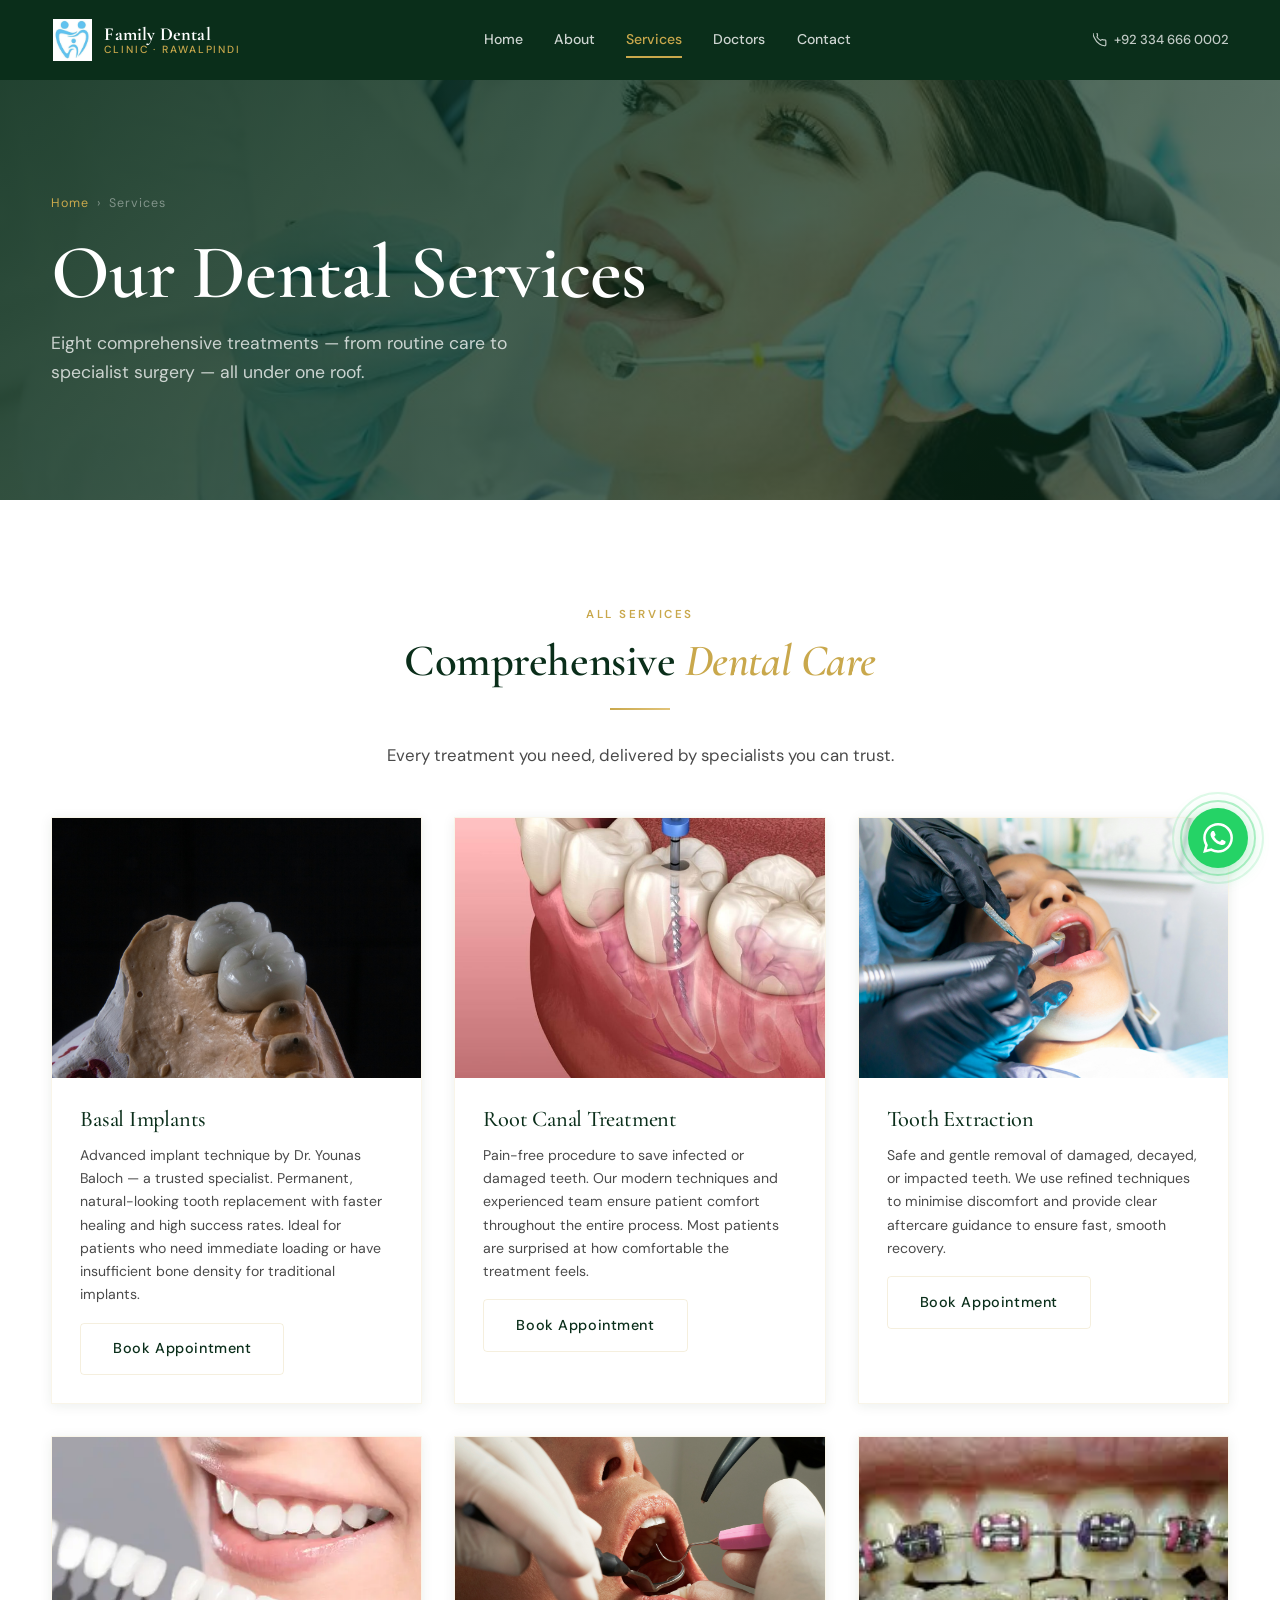
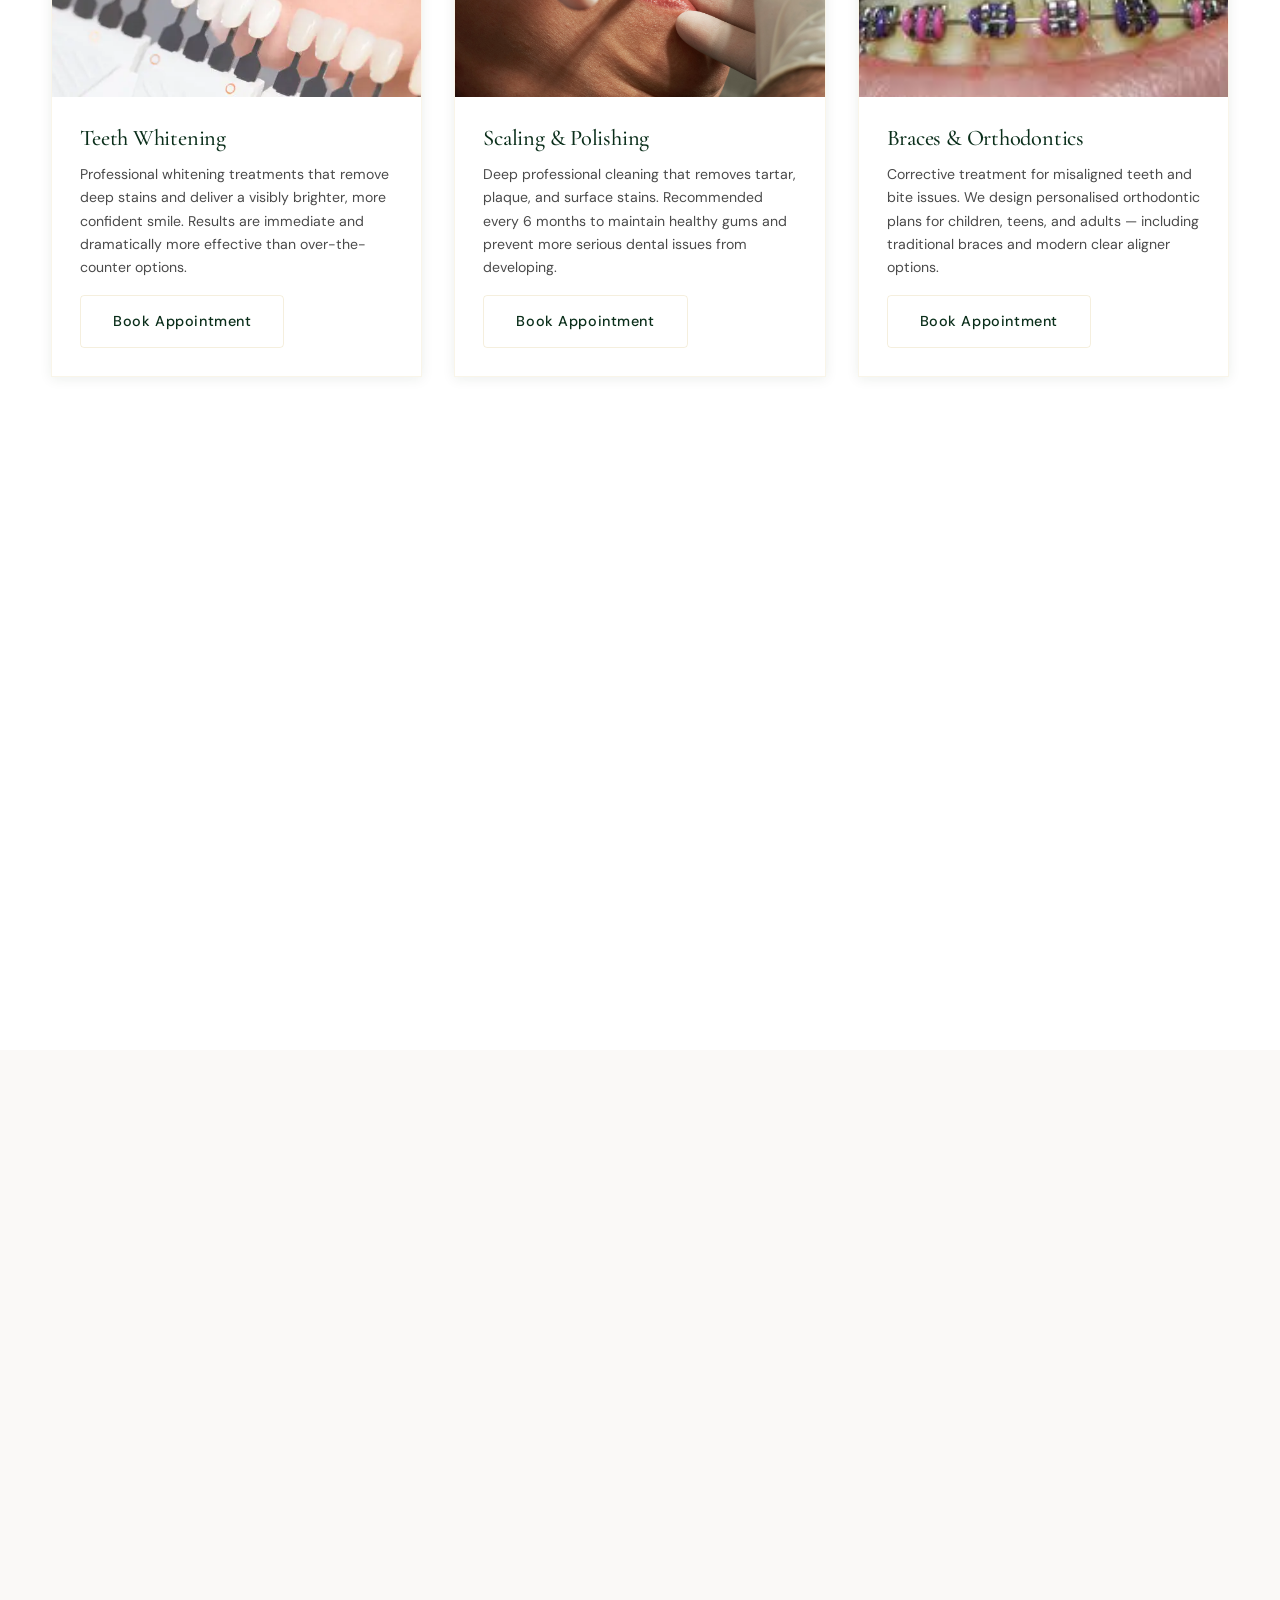
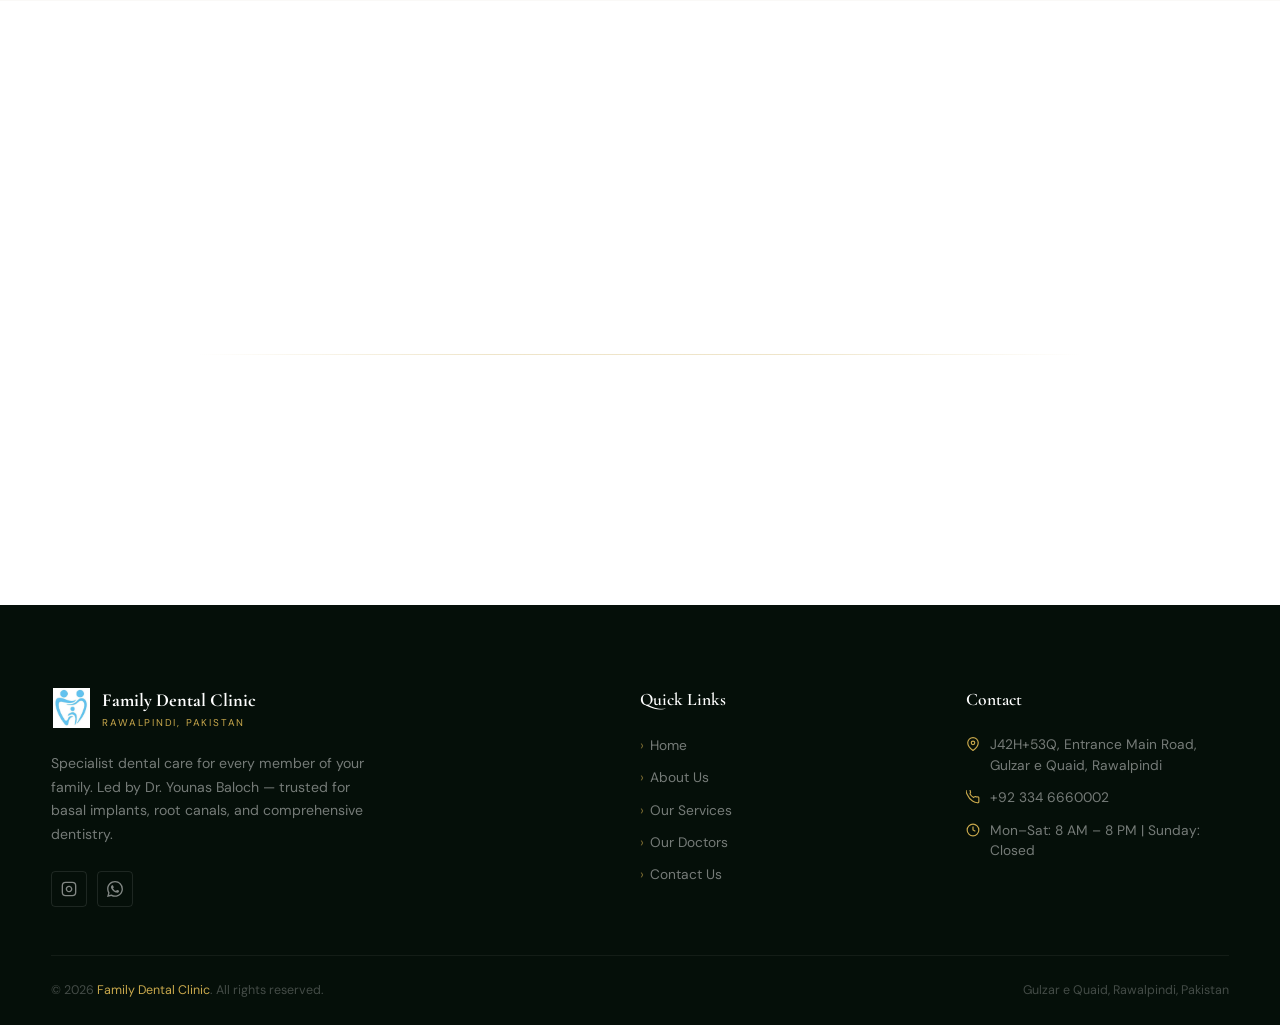
<file: services.html>
<!DOCTYPE html>
<html lang="en">
<head>
  <meta charset="UTF-8" />
  <meta name="viewport" content="width=device-width, initial-scale=1.0" />
  <title>Our Services — Family Dental Clinic Rawalpindi</title>
  <meta name="description" content="Explore all dental services at Family Dental Clinic Rawalpindi — Basal Implants, Root Canals, Whitening, Braces, and much more." />
  <link rel="icon" type="image/png" href="images/favicon.png" />
  <link rel="stylesheet" href="style.css" />
</head>
<body>

<!-- NAVBAR -->
<nav class="navbar light-nav" id="navbar">
  <div class="nav-inner">
    <a href="index.html" class="nav-logo">
      <img src="images/logo.png" alt="Family Dental Clinic Logo" class="nav-logo-img" onerror="this.style.display='none'">
      <div class="nav-logo-text">
        <strong>Family Dental</strong>
        <span>Clinic · Rawalpindi</span>
      </div>
    </a>
    <div class="nav-links">
      <a href="index.html">Home</a>
      <a href="about.html">About</a>
      <a href="services.html" class="active">Services</a>
      <a href="doctors.html">Doctors</a>
      <a href="contact.html">Contact</a>
    </div>
    <div class="nav-actions">
      <a href="tel:+923346660002" class="nav-phone">
        <svg viewBox="0 0 24 24" fill="none" stroke="currentColor" stroke-width="2"><path d="M22 16.92v3a2 2 0 01-2.18 2 19.79 19.79 0 01-8.63-3.07A19.5 19.5 0 013.07 9.5 19.79 19.79 0 01.01 .82a2 2 0 012-2.18h3a2 2 0 012 1.72 12.84 12.84 0 00.7 2.81 2 2 0 01-.45 2.11L6.91 6.91a16 16 0 006.1 6.1l1.27-1.27a2 2 0 012.11-.45 12.84 12.84 0 002.81.7A2 2 0 0122 13.92z"/></svg>
        +92 334 666 0002
      </a>
    </div>
    <button class="hamburger" aria-label="Toggle menu">
      <span></span><span></span><span></span>
    </button>
  </div>
</nav>
<div class="mobile-nav">
  <a href="index.html">Home</a>
  <a href="about.html">About</a>
  <a href="services.html" class="active">Services</a>
  <a href="doctors.html">Doctors</a>
  <a href="contact.html">Contact</a>
  <a href="https://wa.me/923346660002?text=Hi%2C%20I%20would%20like%20to%20book%20an%20appointment%20at%20Family%20Dental%20Clinic." class="nav-wa btn" target="_blank" rel="noopener">Book via WhatsApp</a>
</div>

<!-- PAGE HERO -->
<div class="page-hero">
  <div class="page-hero-bg" style="background-image:url('images/hero-services.jpg')"></div>
  <div class="page-hero-overlay"></div>
  <div class="container page-hero-content">
    <div class="breadcrumb">
      <a href="index.html">Home</a>
      <span>›</span>
      <span>Services</span>
    </div>
    <h1>Our Dental Services</h1>
    <p>Eight comprehensive treatments — from routine care to specialist surgery — all under one roof.</p>
  </div>
</div>

<!-- SERVICES FULL -->
<section class="section">
  <div class="container">
    <div class="text-center" data-aos="fade-up">
      <div class="section-label">All Services</div>
      <h2 class="section-title">Comprehensive <span>Dental Care</span></h2>
      <div class="divider"></div>
      <p class="section-subtitle">Every treatment you need, delivered by specialists you can trust.</p>
    </div>

    <div style="display:grid;grid-template-columns:repeat(3,1fr);gap:2rem;margin-top:3rem" class="full-services-grid">

      <div class="service-card-full" data-aos="fade-up" data-aos-delay="0">
        <div class="service-card-img">
          <img src="images/service-implants.jpg" alt="Basal Implants">
        </div>
        <div class="service-card-body">
          <h3>Basal Implants</h3>
          <p>Advanced implant technique by Dr. Younas Baloch — a trusted specialist. Permanent, natural-looking tooth replacement with faster healing and high success rates. Ideal for patients who need immediate loading or have insufficient bone density for traditional implants.</p>
          <a href="https://wa.me/923346660002?text=Hi%2C%20I%20would%20like%20to%20book%20an%20appointment%20at%20Family%20Dental%20Clinic." class="btn btn-ghost" style="margin-top:1rem" target="_blank" rel="noopener">Book Appointment</a>
        </div>
      </div>

      <div class="service-card-full" data-aos="fade-up" data-aos-delay="80">
        <div class="service-card-img">
          <img src="images/service-rootcanal.jpg" alt="Root Canal Treatment">
        </div>
        <div class="service-card-body">
          <h3>Root Canal Treatment</h3>
          <p>Pain-free procedure to save infected or damaged teeth. Our modern techniques and experienced team ensure patient comfort throughout the entire process. Most patients are surprised at how comfortable the treatment feels.</p>
          <a href="https://wa.me/923346660002?text=Hi%2C%20I%20would%20like%20to%20book%20an%20appointment%20at%20Family%20Dental%20Clinic." class="btn btn-ghost" style="margin-top:1rem" target="_blank" rel="noopener">Book Appointment</a>
        </div>
      </div>

      <div class="service-card-full" data-aos="fade-up" data-aos-delay="160">
        <div class="service-card-img">
          <img src="images/service-extraction.jpg" alt="Tooth Extraction">
        </div>
        <div class="service-card-body">
          <h3>Tooth Extraction</h3>
          <p>Safe and gentle removal of damaged, decayed, or impacted teeth. We use refined techniques to minimise discomfort and provide clear aftercare guidance to ensure fast, smooth recovery.</p>
          <a href="https://wa.me/923346660002?text=Hi%2C%20I%20would%20like%20to%20book%20an%20appointment%20at%20Family%20Dental%20Clinic." class="btn btn-ghost" style="margin-top:1rem" target="_blank" rel="noopener">Book Appointment</a>
        </div>
      </div>

      <div class="service-card-full" data-aos="fade-up" data-aos-delay="0">
        <div class="service-card-img">
          <img src="images/service-whitening.jpg" alt="Teeth Whitening">
        </div>
        <div class="service-card-body">
          <h3>Teeth Whitening</h3>
          <p>Professional whitening treatments that remove deep stains and deliver a visibly brighter, more confident smile. Results are immediate and dramatically more effective than over-the-counter options.</p>
          <a href="https://wa.me/923346660002?text=Hi%2C%20I%20would%20like%20to%20book%20an%20appointment%20at%20Family%20Dental%20Clinic." class="btn btn-ghost" style="margin-top:1rem" target="_blank" rel="noopener">Book Appointment</a>
        </div>
      </div>

      <div class="service-card-full" data-aos="fade-up" data-aos-delay="80">
        <div class="service-card-img">
          <img src="images/service-scaling.jpg" alt="Scaling & Polishing">
        </div>
        <div class="service-card-body">
          <h3>Scaling &amp; Polishing</h3>
          <p>Deep professional cleaning that removes tartar, plaque, and surface stains. Recommended every 6 months to maintain healthy gums and prevent more serious dental issues from developing.</p>
          <a href="https://wa.me/923346660002?text=Hi%2C%20I%20would%20like%20to%20book%20an%20appointment%20at%20Family%20Dental%20Clinic." class="btn btn-ghost" style="margin-top:1rem" target="_blank" rel="noopener">Book Appointment</a>
        </div>
      </div>

      <div class="service-card-full" data-aos="fade-up" data-aos-delay="160">
        <div class="service-card-img">
          <img src="images/service-braces.jpg" alt="Braces & Orthodontics">
        </div>
        <div class="service-card-body">
          <h3>Braces &amp; Orthodontics</h3>
          <p>Corrective treatment for misaligned teeth and bite issues. We design personalised orthodontic plans for children, teens, and adults — including traditional braces and modern clear aligner options.</p>
          <a href="https://wa.me/923346660002?text=Hi%2C%20I%20would%20like%20to%20book%20an%20appointment%20at%20Family%20Dental%20Clinic." class="btn btn-ghost" style="margin-top:1rem" target="_blank" rel="noopener">Book Appointment</a>
        </div>
      </div>

      <div class="service-card-full" data-aos="fade-up" data-aos-delay="0">
        <div class="service-card-img">
          <img src="images/service-fillings.jpg" alt="Fillings & Restorations">
        </div>
        <div class="service-card-body">
          <h3>Fillings &amp; Restorations</h3>
          <p>Natural-looking, tooth-coloured composite fillings that restore damaged teeth to full function without the use of mercury. Virtually invisible — your restored tooth will look completely natural.</p>
          <a href="https://wa.me/923346660002?text=Hi%2C%20I%20would%20like%20to%20book%20an%20appointment%20at%20Family%20Dental%20Clinic." class="btn btn-ghost" style="margin-top:1rem" target="_blank" rel="noopener">Book Appointment</a>
        </div>
      </div>

      <div class="service-card-full" data-aos="fade-up" data-aos-delay="80">
        <div class="service-card-img">
          <img src="images/service-consultation.jpg" alt="Free Consultation">
          <div class="service-badge">Free</div>
        </div>
        <div class="service-card-body">
          <h3>Free Dental Consultation</h3>
          <p>Every new patient receives a complimentary initial consultation. Meet our doctor, discuss your concerns, and receive an honest assessment — with no hidden charges and no pressure whatsoever.</p>
          <a href="https://wa.me/923346660002?text=Hi%2C%20I%20would%20like%20to%20book%20a%20free%20consultation%20at%20Family%20Dental%20Clinic." class="btn btn-primary" style="margin-top:1rem" target="_blank" rel="noopener">Book Free Consultation</a>
        </div>
      </div>

    </div>
  </div>
</section>

<!-- FREE CONSULTATION CTA BOX -->
<section class="section section-alt">
  <div class="container">
    <div style="
      background: var(--forest);
      border-radius: var(--radius-lg);
      padding: 3.5rem;
      text-align: center;
      position: relative;
      overflow: hidden;
    " data-aos="zoom-in">
      <div style="
        position: absolute;
        top: -50px; right: -50px;
        width: 200px; height: 200px;
        border-radius: 50%;
        background: rgba(201,168,76,0.06);
      "></div>
      <div style="
        position: absolute;
        bottom: -80px; left: -30px;
        width: 260px; height: 260px;
        border-radius: 50%;
        background: rgba(201,168,76,0.04);
      "></div>
      <div class="section-label" style="color:var(--gold)">New Patients</div>
      <h2 style="color:var(--white);margin-bottom:1rem">Your First Visit is <em style="color:var(--gold);font-style:italic">Always</em> Free</h2>
      <p style="color:rgba(255,255,255,0.65);max-width:540px;margin:0 auto 2rem">No commitment, no hidden fees. Book your free consultation today and let our specialist recommend the best treatment path for you.</p>
      <a href="https://wa.me/923346660002?text=Hi%2C%20I%20would%20like%20to%20book%20a%20free%20consultation%20at%20Family%20Dental%20Clinic." class="btn btn-primary" target="_blank" rel="noopener">
        <svg viewBox="0 0 24 24" fill="currentColor" width="18"><path d="M17.472 14.382c-.297-.149-1.758-.867-2.03-.967-.273-.099-.471-.148-.67.15-.197.297-.767.966-.94 1.164-.173.199-.347.223-.644.075-.297-.15-1.255-.463-2.39-1.475-.883-.788-1.48-1.761-1.653-2.059-.173-.297-.018-.458.13-.606.134-.133.298-.347.446-.52.149-.174.198-.298.298-.497.099-.198.05-.371-.025-.52-.075-.149-.669-1.612-.916-2.207-.242-.579-.487-.5-.669-.51-.173-.008-.371-.01-.57-.01-.198 0-.52.074-.792.372-.272.297-1.04 1.016-1.04 2.479 0 1.462 1.065 2.875 1.213 3.074.149.198 2.096 3.2 5.077 4.487.709.306 1.262.489 1.694.625.712.227 1.36.195 1.871.118.571-.085 1.758-.719 2.006-1.413.248-.694.248-1.289.173-1.413-.074-.124-.272-.198-.57-.347m-5.421 7.403h-.004a9.87 9.87 0 01-5.031-1.378l-.361-.214-3.741.982.998-3.648-.235-.374a9.86 9.86 0 01-1.51-5.26c.001-5.45 4.436-9.884 9.888-9.884 2.64 0 5.122 1.03 6.988 2.898a9.825 9.825 0 012.893 6.994c-.003 5.45-4.437 9.884-9.885 9.884m8.413-18.297A11.815 11.815 0 0012.05 0C5.495 0 .16 5.335.157 11.892c0 2.096.547 4.142 1.588 5.945L.057 24l6.305-1.654a11.882 11.882 0 005.683 1.448h.005c6.554 0 11.89-5.335 11.893-11.893a11.821 11.821 0 00-3.48-8.413z"/></svg>
        Book Free Consultation via WhatsApp
      </a>
    </div>
  </div>
</section>

<!-- HOW IT WORKS -->
<section class="section">
  <div class="container">
    <div class="text-center" data-aos="fade-up">
      <div class="section-label">The Process</div>
      <h2 class="section-title">How It <span>Works</span></h2>
      <div class="divider"></div>
      <p class="section-subtitle">From first contact to completed treatment — a smooth, stress-free journey.</p>
    </div>
    <div class="how-grid">
      <div class="how-step" data-aos="fade-up" data-aos-delay="0">
        <div class="how-step-num">1</div>
        <h4>WhatsApp or Call</h4>
        <p>Message us on WhatsApp or call directly. We respond quickly and help you book a convenient slot.</p>
      </div>
      <div class="how-step" data-aos="fade-up" data-aos-delay="150">
        <div class="how-step-num">2</div>
        <h4>Visit the Clinic</h4>
        <p>Arrive at our clinic in Gulzar e Quaid, Rawalpindi. A warm, professional team greets you on arrival.</p>
      </div>
      <div class="how-step" data-aos="fade-up" data-aos-delay="300">
        <div class="how-step-num">3</div>
        <h4>Consultation &amp; Diagnosis</h4>
        <p>Dr. Younas Baloch or our specialist team assesses your needs and recommends the best treatment path.</p>
      </div>
      <div class="how-step" data-aos="fade-up" data-aos-delay="450">
        <div class="how-step-num">4</div>
        <h4>Treatment &amp; Aftercare</h4>
        <p>Your treatment is performed with expert care. Full aftercare guidance is provided before you leave.</p>
      </div>
    </div>
  </div>
</section>

<!-- FOOTER -->
<footer class="footer">
  <div class="container">
    <div class="footer-grid">
      <div class="footer-brand">
        <div class="footer-logo">
          <img src="images/logo.png" alt="Family Dental Clinic" onerror="this.style.display='none'">
          <div class="footer-logo-text">
            <strong>Family Dental Clinic</strong>
            <span>Rawalpindi, Pakistan</span>
          </div>
        </div>
        <p>Specialist dental care for every member of your family. Led by Dr. Younas Baloch — trusted for basal implants, root canals, and comprehensive dentistry.</p>
        <div class="footer-social">
          <a href="https://instagram.com" target="_blank" rel="noopener" aria-label="Instagram">
            <svg viewBox="0 0 24 24" fill="none" stroke="currentColor" stroke-width="2"><rect x="2" y="2" width="20" height="20" rx="5" ry="5"/><path d="M16 11.37A4 4 0 1112.63 8 4 4 0 0116 11.37z"/><line x1="17.5" y1="6.5" x2="17.51" y2="6.5"/></svg>
          </a>
          <a href="https://wa.me/923346660002" target="_blank" rel="noopener" aria-label="WhatsApp">
            <svg viewBox="0 0 24 24" fill="currentColor"><path d="M17.472 14.382c-.297-.149-1.758-.867-2.03-.967-.273-.099-.471-.148-.67.15-.197.297-.767.966-.94 1.164-.173.199-.347.223-.644.075-.297-.15-1.255-.463-2.39-1.475-.883-.788-1.48-1.761-1.653-2.059-.173-.297-.018-.458.13-.606.134-.133.298-.347.446-.52.149-.174.198-.298.298-.497.099-.198.05-.371-.025-.52-.075-.149-.669-1.612-.916-2.207-.242-.579-.487-.5-.669-.51-.173-.008-.371-.01-.57-.01-.198 0-.52.074-.792.372-.272.297-1.04 1.016-1.04 2.479 0 1.462 1.065 2.875 1.213 3.074.149.198 2.096 3.2 5.077 4.487.709.306 1.262.489 1.694.625.712.227 1.36.195 1.871.118.571-.085 1.758-.719 2.006-1.413.248-.694.248-1.289.173-1.413-.074-.124-.272-.198-.57-.347m-5.421 7.403h-.004a9.87 9.87 0 01-5.031-1.378l-.361-.214-3.741.982.998-3.648-.235-.374a9.86 9.86 0 01-1.51-5.26c.001-5.45 4.436-9.884 9.888-9.884 2.64 0 5.122 1.03 6.988 2.898a9.825 9.825 0 012.893 6.994c-.003 5.45-4.437 9.884-9.885 9.884m8.413-18.297A11.815 11.815 0 0012.05 0C5.495 0 .16 5.335.157 11.892c0 2.096.547 4.142 1.588 5.945L.057 24l6.305-1.654a11.882 11.882 0 005.683 1.448h.005c6.554 0 11.89-5.335 11.893-11.893a11.821 11.821 0 00-3.48-8.413z"/></svg>
          </a>
        </div>
      </div>
      <div class="footer-col">
        <h5>Quick Links</h5>
        <ul>
          <li><a href="index.html">Home</a></li>
          <li><a href="about.html">About Us</a></li>
          <li><a href="services.html">Our Services</a></li>
          <li><a href="doctors.html">Our Doctors</a></li>
          <li><a href="contact.html">Contact Us</a></li>
        </ul>
      </div>
      <div class="footer-col">
        <h5>Contact</h5>
        <div class="footer-contact-item">
          <svg viewBox="0 0 24 24" fill="none" stroke="currentColor" stroke-width="2"><path d="M21 10c0 7-9 13-9 13s-9-6-9-13a9 9 0 0118 0z"/><circle cx="12" cy="10" r="3"/></svg>
          J42H+53Q, Entrance Main Road, Gulzar e Quaid, Rawalpindi
        </div>
        <div class="footer-contact-item">
          <svg viewBox="0 0 24 24" fill="none" stroke="currentColor" stroke-width="2"><path d="M22 16.92v3a2 2 0 01-2.18 2 19.79 19.79 0 01-8.63-3.07A19.5 19.5 0 013.07 9.5 19.79 19.79 0 01.01 .82a2 2 0 012-2.18h3a2 2 0 012 1.72 12.84 12.84 0 00.7 2.81 2 2 0 01-.45 2.11L6.91 6.91a16 16 0 006.1 6.1l1.27-1.27a2 2 0 012.11-.45 12.84 12.84 0 002.81.7A2 2 0 0122 13.92z"/></svg>
          <a href="tel:+923346660002">+92 334 6660002</a>
        </div>
        <div class="footer-contact-item">
          <svg viewBox="0 0 24 24" fill="none" stroke="currentColor" stroke-width="2"><circle cx="12" cy="12" r="10"/><polyline points="12 6 12 12 16 14"/></svg>
          Mon–Sat: 8 AM – 8 PM | Sunday: Closed
        </div>
      </div>
    </div>
    <div class="footer-bottom">
      <p>© 2026 <span>Family Dental Clinic</span>. All rights reserved.</p>
      <p>Gulzar e Quaid, Rawalpindi, Pakistan</p>
    </div>
  </div>
</footer>

<div class="floating-wa">
  <a href="https://wa.me/923346660002?text=Hi%2C%20I%20would%20like%20to%20book%20an%20appointment%20at%20Family%20Dental%20Clinic." target="_blank" rel="noopener" aria-label="Chat on WhatsApp">
    <svg viewBox="0 0 24 24" fill="currentColor"><path d="M17.472 14.382c-.297-.149-1.758-.867-2.03-.967-.273-.099-.471-.148-.67.15-.197.297-.767.966-.94 1.164-.173.199-.347.223-.644.075-.297-.15-1.255-.463-2.39-1.475-.883-.788-1.48-1.761-1.653-2.059-.173-.297-.018-.458.13-.606.134-.133.298-.347.446-.52.149-.174.198-.298.298-.497.099-.198.05-.371-.025-.52-.075-.149-.669-1.612-.916-2.207-.242-.579-.487-.5-.669-.51-.173-.008-.371-.01-.57-.01-.198 0-.52.074-.792.372-.272.297-1.04 1.016-1.04 2.479 0 1.462 1.065 2.875 1.213 3.074.149.198 2.096 3.2 5.077 4.487.709.306 1.262.489 1.694.625.712.227 1.36.195 1.871.118.571-.085 1.758-.719 2.006-1.413.248-.694.248-1.289.173-1.413-.074-.124-.272-.198-.57-.347m-5.421 7.403h-.004a9.87 9.87 0 01-5.031-1.378l-.361-.214-3.741.982.998-3.648-.235-.374a9.86 9.86 0 01-1.51-5.26c.001-5.45 4.436-9.884 9.888-9.884 2.64 0 5.122 1.03 6.988 2.898a9.825 9.825 0 012.893 6.994c-.003 5.45-4.437 9.884-9.885 9.884m8.413-18.297A11.815 11.815 0 0012.05 0C5.495 0 .16 5.335.157 11.892c0 2.096.547 4.142 1.588 5.945L.057 24l6.305-1.654a11.882 11.882 0 005.683 1.448h.005c6.554 0 11.89-5.335 11.893-11.893a11.821 11.821 0 00-3.48-8.413z"/></svg>
  </a>
</div>

<style>
  @media (max-width: 900px) {
    .full-services-grid { grid-template-columns: repeat(2,1fr) !important; }
  }
  @media (max-width: 600px) {
    .full-services-grid { grid-template-columns: 1fr !important; }
  }
</style>
<script src="main.js"></script>
</body>
</html>
</file>
<file: style.css>
/* ===========================
   FAMILY DENTAL CLINIC
   Premium Design System
   =========================== */

@import url('https://fonts.googleapis.com/css2?family=Cormorant+Garamond:ital,wght@0,300;0,400;0,500;0,600;0,700;1,300;1,400;1,600&family=DM+Sans:ital,opsz,wght@0,9..40,300;0,9..40,400;0,9..40,500;0,9..40,600;1,9..40,300&display=swap');

/* ─── CSS VARIABLES ─── */
:root {
  --forest:     #0a2e1a;
  --forest-mid: #0e3d22;
  --forest-lt:  #144d2c;
  --gold:       #c9a84c;
  --gold-lt:    #e2c47a;
  --gold-dk:    #a8882e;
  --white:      #ffffff;
  --off-white:  #faf9f7;
  --warm-gray:  #f2ede8;
  --text-dark:  #1a1a1a;
  --text-mid:   #4a4a4a;
  --text-light: #7a7a7a;
  --border:     rgba(201,168,76,0.18);
  --shadow-sm:  0 2px 12px rgba(10,46,26,0.08);
  --shadow-md:  0 8px 32px rgba(10,46,26,0.12);
  --shadow-lg:  0 20px 60px rgba(10,46,26,0.18);
  --radius:     4px;
  --radius-lg:  10px;
  --transition: 0.35s cubic-bezier(0.4,0,0.2,1);
  --nav-h:      80px;
}

/* ─── RESET & BASE ─── */
*, *::before, *::after { box-sizing: border-box; margin: 0; padding: 0; }
html { scroll-behavior: smooth; font-size: 16px; }
body {
  font-family: 'DM Sans', sans-serif;
  color: var(--text-dark);
  background: var(--white);
  line-height: 1.65;
  overflow-x: hidden;
}
img { display: block; width: 100%; height: auto; }
a { text-decoration: none; color: inherit; }
ul { list-style: none; }
button { cursor: pointer; font-family: inherit; border: none; background: none; }

/* ─── TYPOGRAPHY ─── */
h1, h2, h3, h4 {
  font-family: 'Cormorant Garamond', serif;
  line-height: 1.15;
  letter-spacing: -0.01em;
}
h1 { font-size: clamp(2.8rem, 6vw, 5.2rem); font-weight: 600; }
h2 { font-size: clamp(2rem, 3.5vw, 3rem); font-weight: 600; }
h3 { font-size: clamp(1.4rem, 2.2vw, 1.85rem); font-weight: 500; }
h4 { font-size: 1.2rem; font-weight: 600; }
p  { font-size: 1rem; color: var(--text-mid); }

.section-label {
  display: inline-block;
  font-family: 'DM Sans', sans-serif;
  font-size: 0.72rem;
  font-weight: 600;
  letter-spacing: 0.22em;
  text-transform: uppercase;
  color: var(--gold);
  margin-bottom: 0.75rem;
}
.section-title { margin-bottom: 1rem; color: var(--forest); }
.section-title span { color: var(--gold); font-style: italic; }
.section-subtitle { font-size: 1.05rem; color: var(--text-mid); max-width: 600px; margin: 0 auto; }

/* ─── LAYOUT ─── */
.container { width: min(1240px, 92%); margin: 0 auto; }
.section { padding: 100px 0; }
.section-alt { background: var(--off-white); }
.section-dark { background: var(--forest); }
.text-center { text-align: center; }

/* ─── BUTTONS ─── */
.btn {
  display: inline-flex;
  align-items: center;
  gap: 0.55rem;
  padding: 0.85rem 2rem;
  border-radius: var(--radius);
  font-family: 'DM Sans', sans-serif;
  font-size: 0.9rem;
  font-weight: 500;
  letter-spacing: 0.04em;
  transition: var(--transition);
  position: relative;
  overflow: hidden;
}
.btn::after {
  content: '';
  position: absolute;
  inset: 0;
  background: radial-gradient(circle at center, rgba(255,255,255,0.3) 0%, transparent 70%);
  opacity: 0;
  transform: scale(0);
  transition: transform 0.5s ease, opacity 0.5s ease;
}
.btn:active::after { opacity: 1; transform: scale(2.5); transition: 0s; }

.btn-primary {
  background: var(--gold);
  color: var(--forest);
  font-weight: 600;
  box-shadow: 0 4px 20px rgba(201,168,76,0.35);
}
.btn-primary:hover {
  background: var(--gold-lt);
  box-shadow: 0 6px 28px rgba(201,168,76,0.5);
  transform: translateY(-1px);
}
.btn-outline {
  border: 1.5px solid rgba(255,255,255,0.6);
  color: var(--white);
}
.btn-outline:hover {
  border-color: var(--gold);
  color: var(--gold);
  transform: translateY(-1px);
}
.btn-dark {
  background: var(--forest);
  color: var(--white);
}
.btn-dark:hover {
  background: var(--forest-lt);
  transform: translateY(-1px);
  box-shadow: var(--shadow-md);
}
.btn-ghost {
  border: 1.5px solid var(--border);
  color: var(--forest);
}
.btn-ghost:hover {
  border-color: var(--gold);
  color: var(--gold);
}
.btn svg { width: 18px; height: 18px; flex-shrink: 0; }

/* ─── NAVBAR ─── */
.navbar {
  position: fixed;
  top: 0; left: 0; right: 0;
  z-index: 1000;
  height: var(--nav-h);
  display: flex;
  align-items: center;
  transition: var(--transition);
  background: transparent;
}
.navbar.scrolled {
  background: rgba(10,46,26,0.97);
  backdrop-filter: blur(12px);
  box-shadow: 0 2px 30px rgba(0,0,0,0.2);
}
.navbar.light-nav {
  background: var(--forest);
}
.nav-inner {
  width: min(1240px, 92%);
  margin: 0 auto;
  display: flex;
  align-items: center;
  justify-content: space-between;
  gap: 1.5rem;
}
.nav-logo {
  display: flex;
  align-items: center;
  gap: 0.7rem;
  flex-shrink: 0;
}
.nav-logo-img {
  width: 42px;
  height: 42px;
  object-fit: contain;
}
.nav-logo-text {
  display: flex;
  flex-direction: column;
  line-height: 1.1;
}
.nav-logo-text strong {
  font-family: 'Cormorant Garamond', serif;
  font-size: 1.15rem;
  font-weight: 700;
  color: var(--white);
  letter-spacing: 0.01em;
}
.nav-logo-text span {
  font-size: 0.65rem;
  font-weight: 500;
  letter-spacing: 0.18em;
  text-transform: uppercase;
  color: var(--gold);
}
.nav-links {
  display: flex;
  align-items: center;
  gap: 0.25rem;
}
.nav-links a {
  font-size: 0.88rem;
  font-weight: 500;
  color: rgba(255,255,255,0.8);
  padding: 0.5rem 0.85rem;
  border-radius: var(--radius);
  transition: var(--transition);
  position: relative;
}
.nav-links a::after {
  content: '';
  position: absolute;
  bottom: 2px; left: 50%; right: 50%;
  height: 1.5px;
  background: var(--gold);
  transition: var(--transition);
}
.nav-links a:hover, .nav-links a.active {
  color: var(--white);
}
.nav-links a:hover::after, .nav-links a.active::after {
  left: 0.85rem; right: 0.85rem;
}
.nav-links a.active { color: var(--gold); }
.nav-actions {
  display: flex;
  align-items: center;
  gap: 0.6rem;
  flex-shrink: 0;
}
.nav-phone {
  display: flex;
  align-items: center;
  gap: 0.4rem;
  font-size: 0.82rem;
  font-weight: 500;
  color: rgba(255,255,255,0.75);
  transition: var(--transition);
}
.nav-phone:hover { color: var(--gold); }
.nav-phone svg { width: 14px; height: 14px; }
.nav-wa {
  background: #25D366;
  color: var(--white);
  padding: 0.55rem 1.1rem;
  border-radius: var(--radius);
  font-size: 0.82rem;
  font-weight: 600;
  display: flex;
  align-items: center;
  gap: 0.4rem;
  transition: var(--transition);
}
.nav-wa:hover { background: #1ebe5b; transform: translateY(-1px); }
.nav-wa svg { width: 16px; height: 16px; }
.hamburger {
  display: none;
  flex-direction: column;
  gap: 5px;
  padding: 6px;
  cursor: pointer;
}
.hamburger span {
  display: block;
  width: 24px;
  height: 2px;
  background: var(--white);
  transition: var(--transition);
  border-radius: 2px;
}
.hamburger.open span:nth-child(1) { transform: rotate(45deg) translate(5px, 5px); }
.hamburger.open span:nth-child(2) { opacity: 0; }
.hamburger.open span:nth-child(3) { transform: rotate(-45deg) translate(5px, -5px); }

/* Mobile Nav */
.mobile-nav {
  position: fixed;
  top: var(--nav-h); left: 0; right: 0;
  background: var(--forest);
  z-index: 999;
  padding: 1.5rem;
  transform: translateY(-100%);
  opacity: 0;
  visibility: hidden;
  transition: var(--transition);
  border-top: 1px solid rgba(201,168,76,0.2);
}
.mobile-nav.open {
  transform: translateY(0);
  opacity: 1;
  visibility: visible;
}
.mobile-nav a {
  display: block;
  padding: 0.85rem 0;
  font-size: 1.05rem;
  font-weight: 500;
  color: rgba(255,255,255,0.85);
  border-bottom: 1px solid rgba(255,255,255,0.07);
  transition: var(--transition);
}
.mobile-nav a:hover, .mobile-nav a.active { color: var(--gold); }
.mobile-nav .nav-wa { margin-top: 1.25rem; justify-content: center; width: 100%; }

/* ─── HERO ─── */
.hero {
  position: relative;
  min-height: 100vh;
  display: flex;
  align-items: center;
  overflow: hidden;
}
.hero-bg {
  position: absolute;
  inset: 0;
  background-image: url('images/hero.jpg');
  background-size: cover;
  background-position: center top;
  transform: scale(1.05);
  animation: heroZoom 12s ease-out forwards;
}
@keyframes heroZoom { to { transform: scale(1); } }
.hero-overlay {
  position: absolute;
  inset: 0;
  background: linear-gradient(
    120deg,
    rgba(10,46,26,0.92) 0%,
    rgba(10,46,26,0.75) 50%,
    rgba(10,46,26,0.45) 100%
  );
}
.hero-content {
  position: relative;
  z-index: 2;
  padding: 120px 0 80px;
  max-width: 700px;
}
.hero-label {
  display: inline-flex;
  align-items: center;
  gap: 0.6rem;
  font-size: 0.72rem;
  font-weight: 600;
  letter-spacing: 0.22em;
  text-transform: uppercase;
  color: var(--gold);
  margin-bottom: 1.5rem;
  opacity: 0;
  animation: fadeUp 0.8s ease 0.3s forwards;
}
.hero-label::before {
  content: '';
  display: block;
  width: 30px;
  height: 1.5px;
  background: var(--gold);
}
.hero h1 {
  color: var(--white);
  margin-bottom: 1.25rem;
  opacity: 0;
  animation: fadeUp 0.8s ease 0.5s forwards;
}
.hero h1 em {
  font-style: italic;
  color: var(--gold);
}
.hero-sub {
  font-size: 1.1rem;
  color: rgba(255,255,255,0.78);
  max-width: 520px;
  margin-bottom: 2.5rem;
  opacity: 0;
  animation: fadeUp 0.8s ease 0.7s forwards;
  line-height: 1.7;
}
.hero-actions {
  display: flex;
  flex-wrap: wrap;
  gap: 1rem;
  opacity: 0;
  animation: fadeUp 0.8s ease 0.9s forwards;
}

/* Page Hero */
.page-hero {
  position: relative;
  height: 420px;
  display: flex;
  align-items: center;
  overflow: hidden;
  margin-top: var(--nav-h);
}
.page-hero-bg {
  position: absolute;
  inset: 0;
  background-size: cover;
  background-position: center;
}
.page-hero-overlay {
  position: absolute;
  inset: 0;
  background: linear-gradient(135deg, rgba(10,46,26,0.9) 0%, rgba(10,46,26,0.6) 100%);
}
.page-hero-content {
  position: relative;
  z-index: 2;
}
.page-hero h1 { color: var(--white); margin-bottom: 0.75rem; }
.page-hero p { font-size: 1.1rem; color: rgba(255,255,255,0.75); max-width: 500px; }
.breadcrumb {
  display: flex;
  align-items: center;
  gap: 0.5rem;
  margin-bottom: 1rem;
  font-size: 0.78rem;
  letter-spacing: 0.08em;
  color: rgba(255,255,255,0.55);
}
.breadcrumb a { color: var(--gold); }
.breadcrumb span { color: rgba(255,255,255,0.4); }

/* ─── TRUST STRIP ─── */
.trust-strip {
  background: var(--forest);
  padding: 28px 0;
  position: relative;
  z-index: 10;
}
.trust-strip-inner {
  display: flex;
  justify-content: center;
  align-items: center;
  gap: 0;
  flex-wrap: wrap;
}
.trust-item {
  display: flex;
  align-items: center;
  gap: 0.75rem;
  padding: 0.6rem 2.5rem;
  border-right: 1px solid rgba(201,168,76,0.2);
}
.trust-item:last-child { border-right: none; }
.trust-item-num {
  font-family: 'Cormorant Garamond', serif;
  font-size: 2rem;
  font-weight: 700;
  color: var(--gold);
  line-height: 1;
}
.trust-item-text {
  display: flex;
  flex-direction: column;
}
.trust-item-text strong {
  font-size: 0.82rem;
  font-weight: 600;
  color: var(--white);
  letter-spacing: 0.04em;
}
.trust-item-text span {
  font-size: 0.7rem;
  color: rgba(255,255,255,0.5);
  letter-spacing: 0.06em;
}
.stars {
  display: flex;
  gap: 2px;
  color: var(--gold);
  font-size: 0.75rem;
}

/* ─── WHY US ─── */
.why-grid {
  display: grid;
  grid-template-columns: repeat(3, 1fr);
  gap: 1.5px;
  margin-top: 3rem;
}
.why-card {
  position: relative;
  height: 420px;
  overflow: hidden;
}
.why-card img {
  width: 100%;
  height: 100%;
  object-fit: cover;
  transition: transform 0.7s ease;
}
.why-card:hover img { transform: scale(1.06); }
.why-card-overlay {
  position: absolute;
  inset: 0;
  background: linear-gradient(to top, rgba(10,46,26,0.92) 0%, rgba(10,46,26,0.3) 60%, transparent 100%);
}
.why-card-content {
  position: absolute;
  bottom: 0; left: 0; right: 0;
  padding: 2rem;
}
.why-num {
  font-family: 'Cormorant Garamond', serif;
  font-size: 3.5rem;
  font-weight: 300;
  color: var(--gold);
  opacity: 0.35;
  line-height: 1;
  margin-bottom: 0.25rem;
}
.why-card-content h3 { color: var(--white); margin-bottom: 0.6rem; font-size: 1.5rem; }
.why-card-content p { color: rgba(255,255,255,0.7); font-size: 0.9rem; }

/* ─── SERVICES GRID ─── */
.services-grid {
  display: grid;
  grid-template-columns: repeat(4, 1fr);
  gap: 1.5px;
  margin-top: 3rem;
}
.service-card {
  position: relative;
  overflow: hidden;
  background: var(--white);
  border: 1px solid rgba(201,168,76,0.1);
}
.service-card-img {
  position: relative;
  height: 220px;
  overflow: hidden;
}
.service-card-img img {
  width: 100%;
  height: 100%;
  object-fit: cover;
  transition: transform 0.6s ease;
}
.service-card:hover .service-card-img img { transform: scale(1.08); }
.service-card-body {
  padding: 1.5rem;
}
.service-card-body h3 {
  font-size: 1.2rem;
  color: var(--forest);
  margin-bottom: 0.5rem;
}
.service-card-body p { font-size: 0.88rem; line-height: 1.65; }
.service-badge {
  position: absolute;
  top: 1rem; left: 1rem;
  background: var(--gold);
  color: var(--forest);
  font-size: 0.65rem;
  font-weight: 700;
  letter-spacing: 0.12em;
  text-transform: uppercase;
  padding: 0.25rem 0.65rem;
  border-radius: 2px;
}

/* 3-column override for homepage featured services */
.services-grid-3 {
  grid-template-columns: repeat(3, 1fr);
}
.services-grid-3 .service-card-img { height: 260px; }


.service-card-full {
  background: var(--white);
  border: 1px solid rgba(201,168,76,0.12);
  overflow: hidden;
  transition: var(--transition);
  box-shadow: var(--shadow-sm);
}
.service-card-full:hover {
  box-shadow: var(--shadow-md);
  transform: translateY(-4px);
}
.service-card-full .service-card-img { height: 260px; }
.service-card-full .service-card-body { padding: 1.75rem; }
.service-card-full .service-card-body h3 { font-size: 1.4rem; margin-bottom: 0.75rem; }

/* ─── REVIEWS ─── */
.reviews-section { background: var(--forest); }
.rating-display {
  display: flex;
  align-items: center;
  gap: 1rem;
  margin-bottom: 3rem;
  justify-content: center;
}
.rating-big {
  font-family: 'Cormorant Garamond', serif;
  font-size: 4rem;
  font-weight: 700;
  color: var(--gold);
  line-height: 1;
}
.rating-meta { text-align: left; }
.rating-meta .stars { font-size: 1rem; margin-bottom: 0.2rem; }
.rating-meta p { color: rgba(255,255,255,0.55); font-size: 0.82rem; }
.reviews-grid {
  display: grid;
  grid-template-columns: repeat(3, 1fr);
  gap: 1.5rem;
  margin-top: 2rem;
}
.review-card {
  background: rgba(255,255,255,0.05);
  border: 1px solid rgba(201,168,76,0.15);
  padding: 2rem;
  border-radius: var(--radius-lg);
  transition: var(--transition);
}
.review-card:hover {
  background: rgba(255,255,255,0.08);
  border-color: rgba(201,168,76,0.3);
}
.review-header {
  display: flex;
  align-items: center;
  gap: 1rem;
  margin-bottom: 1.25rem;
}
.review-avatar {
  width: 46px;
  height: 46px;
  border-radius: 50%;
  background: var(--gold);
  display: flex;
  align-items: center;
  justify-content: center;
  font-family: 'Cormorant Garamond', serif;
  font-size: 1.2rem;
  font-weight: 700;
  color: var(--forest);
  flex-shrink: 0;
}
.review-name { font-weight: 600; color: var(--white); font-size: 0.95rem; }
.review-meta { font-size: 0.75rem; color: rgba(255,255,255,0.4); }
.review-stars { color: var(--gold); font-size: 0.8rem; margin-bottom: 0.75rem; }
.review-text { font-size: 0.9rem; color: rgba(255,255,255,0.72); line-height: 1.7; font-style: italic; }
.quote-mark {
  font-family: 'Cormorant Garamond', serif;
  font-size: 5rem;
  color: var(--gold);
  opacity: 0.2;
  line-height: 0.5;
  margin-bottom: 0.5rem;
}

/* ─── CTA BANNER ─── */
.cta-banner {
  position: relative;
  overflow: hidden;
  padding: 90px 0;
}
.cta-bg {
  position: absolute;
  inset: 0;
  background-size: cover;
  background-position: center;
}
.cta-overlay {
  position: absolute;
  inset: 0;
  background: linear-gradient(135deg, rgba(10,46,26,0.95) 0%, rgba(10,46,26,0.8) 100%);
}
.cta-content {
  position: relative;
  z-index: 2;
  text-align: center;
}
.cta-content h2 { color: var(--white); margin-bottom: 1rem; }
.cta-content p { color: rgba(255,255,255,0.7); margin-bottom: 2rem; font-size: 1.05rem; }
.cta-actions { display: flex; justify-content: center; gap: 1rem; flex-wrap: wrap; }

/* ─── DOCTOR CARDS ─── */
.doctors-grid {
  display: grid;
  grid-template-columns: repeat(3, 1fr);
  gap: 2rem;
  margin-top: 3rem;
}
.doctor-card {
  background: var(--white);
  border: 1px solid rgba(201,168,76,0.12);
  overflow: hidden;
  box-shadow: var(--shadow-sm);
  transition: var(--transition);
}
.doctor-card:hover {
  box-shadow: var(--shadow-lg);
  transform: translateY(-6px);
}
.doctor-card-photo {
  position: relative;
  height: 360px;
  overflow: hidden;
}
.doctor-card-photo img {
  width: 100%;
  height: 100%;
  object-fit: cover;
  transition: transform 0.6s ease;
}
.doctor-card:hover .doctor-card-photo img { transform: scale(1.04); }
.doctor-card-photo-overlay {
  position: absolute;
  inset: 0;
  background: linear-gradient(to top, rgba(10,46,26,0.5) 0%, transparent 50%);
}
.doctor-card-body {
  padding: 1.75rem;
  border-top: 3px solid var(--gold);
}
.doctor-card-body h3 { color: var(--forest); margin-bottom: 0.25rem; font-size: 1.5rem; }
.doctor-qual {
  font-size: 0.82rem;
  color: var(--gold);
  font-weight: 600;
  letter-spacing: 0.06em;
  text-transform: uppercase;
  margin-bottom: 0.75rem;
}
.doctor-card-body p { font-size: 0.88rem; margin-bottom: 1.25rem; line-height: 1.65; }

/* Credentials strip */
.credentials-strip {
  background: var(--forest);
  padding: 40px 0;
}
.credentials-inner {
  display: flex;
  justify-content: center;
  align-items: center;
  flex-wrap: wrap;
  gap: 0;
}
.credential-item {
  display: flex;
  align-items: center;
  gap: 0.75rem;
  padding: 0.5rem 2.5rem;
  border-right: 1px solid rgba(201,168,76,0.2);
  color: var(--white);
  font-size: 0.88rem;
  font-weight: 500;
}
.credential-item:last-child { border-right: none; }
.credential-icon {
  width: 36px;
  height: 36px;
  background: rgba(201,168,76,0.15);
  border-radius: 50%;
  display: flex;
  align-items: center;
  justify-content: center;
  color: var(--gold);
  flex-shrink: 0;
}
.credential-icon svg { width: 18px; height: 18px; }

/* ─── ABOUT PAGE ─── */
.about-grid {
  display: grid;
  grid-template-columns: 1fr 1fr;
  gap: 5rem;
  align-items: center;
}
.about-img-wrap {
  position: relative;
}
.about-img-wrap img {
  border-radius: var(--radius-lg);
  height: 520px;
  object-fit: cover;
  box-shadow: var(--shadow-lg);
}
.about-img-badge {
  position: absolute;
  bottom: -1.5rem; right: -1.5rem;
  background: var(--forest);
  color: var(--white);
  padding: 1.5rem;
  border-radius: var(--radius-lg);
  text-align: center;
  border: 3px solid var(--gold);
  box-shadow: var(--shadow-md);
}
.about-img-badge strong {
  font-family: 'Cormorant Garamond', serif;
  font-size: 2.5rem;
  color: var(--gold);
  display: block;
  line-height: 1;
}
.about-img-badge span { font-size: 0.72rem; letter-spacing: 0.1em; text-transform: uppercase; opacity: 0.7; }
.checklist {
  margin-top: 1.5rem;
  display: flex;
  flex-direction: column;
  gap: 0.85rem;
}
.checklist li {
  display: flex;
  align-items: flex-start;
  gap: 0.75rem;
  font-size: 0.95rem;
  color: var(--text-mid);
}
.check-icon {
  width: 22px;
  height: 22px;
  background: var(--gold);
  border-radius: 50%;
  display: flex;
  align-items: center;
  justify-content: center;
  flex-shrink: 0;
  margin-top: 0.1rem;
  color: var(--forest);
}
.check-icon svg { width: 12px; height: 12px; }

/* Values Grid */
.values-grid {
  display: grid;
  grid-template-columns: repeat(3, 1fr);
  gap: 1.5px;
  margin-top: 3rem;
}
.value-card {
  position: relative;
  height: 320px;
  overflow: hidden;
}
.value-card img {
  width: 100%;
  height: 100%;
  object-fit: cover;
  transition: transform 0.6s ease;
}
.value-card:hover img { transform: scale(1.06); }
.value-card-overlay {
  position: absolute;
  inset: 0;
  background: linear-gradient(to top, rgba(10,46,26,0.9) 0%, rgba(10,46,26,0.2) 100%);
}
.value-card-content {
  position: absolute;
  bottom: 0; left: 0; right: 0;
  padding: 1.5rem;
}
.value-card-content h4 { color: var(--white); font-size: 1.1rem; margin-bottom: 0.35rem; }
.value-card-content p { color: rgba(255,255,255,0.65); font-size: 0.82rem; }

/* ─── CONTACT PAGE ─── */
.contact-cards {
  display: grid;
  grid-template-columns: repeat(4, 1fr);
  gap: 1.5rem;
  margin-bottom: 3rem;
}
.contact-card {
  background: var(--white);
  border: 1px solid rgba(201,168,76,0.15);
  padding: 2rem;
  text-align: center;
  box-shadow: var(--shadow-sm);
  transition: var(--transition);
}
.contact-card:hover {
  box-shadow: var(--shadow-md);
  border-color: rgba(201,168,76,0.3);
  transform: translateY(-3px);
}
.contact-card-icon {
  width: 56px;
  height: 56px;
  background: var(--forest);
  border-radius: 50%;
  display: flex;
  align-items: center;
  justify-content: center;
  margin: 0 auto 1rem;
  color: var(--gold);
}
.contact-card-icon svg { width: 24px; height: 24px; }
.contact-card h4 { font-family: 'Cormorant Garamond', serif; color: var(--forest); font-size: 1.2rem; margin-bottom: 0.5rem; }
.contact-card p, .contact-card a { font-size: 0.9rem; color: var(--text-mid); }
.contact-card a:hover { color: var(--gold); }

/* WA Booking Panel */
.wa-panel {
  background: var(--forest);
  border-radius: var(--radius-lg);
  padding: 3rem;
  display: grid;
  grid-template-columns: 1fr 1fr;
  gap: 3rem;
  align-items: center;
  margin-bottom: 3rem;
}
.wa-steps { display: flex; flex-direction: column; gap: 1.5rem; }
.wa-step {
  display: flex;
  align-items: flex-start;
  gap: 1rem;
}
.wa-step-num {
  width: 36px;
  height: 36px;
  background: var(--gold);
  color: var(--forest);
  border-radius: 50%;
  display: flex;
  align-items: center;
  justify-content: center;
  font-weight: 700;
  font-size: 0.9rem;
  flex-shrink: 0;
}
.wa-step-text strong { color: var(--white); display: block; font-size: 0.95rem; margin-bottom: 0.2rem; }
.wa-step-text span { color: rgba(255,255,255,0.55); font-size: 0.84rem; }

/* Hours Table */
.hours-table {
  width: 100%;
  border-collapse: collapse;
  margin-top: 2rem;
}
.hours-table tr {
  border-bottom: 1px solid rgba(201,168,76,0.1);
}
.hours-table td {
  padding: 1rem 1.25rem;
  font-size: 0.92rem;
  color: var(--text-mid);
}
.hours-table td:first-child { font-weight: 600; color: var(--forest); }
.hours-table td:last-child { text-align: right; }
.hours-table tr.closed td { color: var(--text-light); }
.hours-badge {
  display: inline-flex;
  align-items: center;
  gap: 0.35rem;
  font-size: 0.72rem;
  font-weight: 600;
  letter-spacing: 0.08em;
  text-transform: uppercase;
}
.hours-badge.open { color: #25D366; }
.hours-badge.closed { color: var(--text-light); }
.hours-badge::before {
  content: '';
  width: 7px;
  height: 7px;
  border-radius: 50%;
  background: currentColor;
}

/* FAQ */
.faq-list { margin-top: 2.5rem; }
.faq-item {
  border-bottom: 1px solid rgba(201,168,76,0.12);
}
.faq-q {
  width: 100%;
  display: flex;
  align-items: center;
  justify-content: space-between;
  padding: 1.25rem 0;
  font-family: 'Cormorant Garamond', serif;
  font-size: 1.2rem;
  font-weight: 500;
  color: var(--forest);
  text-align: left;
  cursor: pointer;
  transition: var(--transition);
}
.faq-q:hover { color: var(--gold-dk); }
.faq-q svg {
  width: 20px;
  height: 20px;
  flex-shrink: 0;
  color: var(--gold);
  transition: transform var(--transition);
}
.faq-item.open .faq-q svg { transform: rotate(45deg); }
.faq-a {
  max-height: 0;
  overflow: hidden;
  transition: max-height 0.4s ease, padding 0.3s ease;
}
.faq-a-inner {
  padding-bottom: 1.25rem;
  font-size: 0.92rem;
  color: var(--text-mid);
  line-height: 1.7;
}
.faq-item.open .faq-a { max-height: 200px; }

/* ─── HOW IT WORKS ─── */
.how-grid {
  display: grid;
  grid-template-columns: repeat(4, 1fr);
  gap: 2rem;
  margin-top: 3rem;
  position: relative;
}
.how-grid::before {
  content: '';
  position: absolute;
  top: 35px; left: 12.5%; right: 12.5%;
  height: 1.5px;
  background: linear-gradient(90deg, transparent, var(--gold), var(--gold), transparent);
  opacity: 0.3;
  z-index: 0;
}
.how-step {
  text-align: center;
  position: relative;
  z-index: 1;
}
.how-step-num {
  width: 70px;
  height: 70px;
  border: 2px solid var(--gold);
  border-radius: 50%;
  display: flex;
  align-items: center;
  justify-content: center;
  margin: 0 auto 1.25rem;
  background: var(--white);
  font-family: 'Cormorant Garamond', serif;
  font-size: 1.8rem;
  font-weight: 600;
  color: var(--forest);
  transition: var(--transition);
}
.how-step:hover .how-step-num {
  background: var(--forest);
  color: var(--gold);
}
.how-step h4 { color: var(--forest); margin-bottom: 0.5rem; font-size: 1.1rem; }
.how-step p { font-size: 0.86rem; }

/* ─── MAP ─── */
.map-container {
  position: relative;
  border-radius: var(--radius-lg);
  overflow: hidden;
  box-shadow: var(--shadow-lg);
  border: 1px solid rgba(201,168,76,0.15);
}
.map-container iframe { width: 100%; height: 420px; display: block; border: none; }

/* ─── FOOTER ─── */
.footer {
  background: #050f09;
  padding: 80px 0 0;
}
.footer-grid {
  display: grid;
  grid-template-columns: 2fr 1fr 1fr;
  gap: 4rem;
  margin-bottom: 3rem;
}
.footer-brand { }
.footer-logo {
  display: flex;
  align-items: center;
  gap: 0.7rem;
  margin-bottom: 1.25rem;
}
.footer-logo img {
  width: 40px;
  height: 40px;
  object-fit: contain;
}
.footer-logo-text strong {
  font-family: 'Cormorant Garamond', serif;
  font-size: 1.15rem;
  font-weight: 700;
  color: var(--white);
}
.footer-logo-text span {
  display: block;
  font-size: 0.62rem;
  letter-spacing: 0.18em;
  text-transform: uppercase;
  color: var(--gold);
}
.footer-brand p { font-size: 0.88rem; color: rgba(255,255,255,0.45); line-height: 1.7; margin-bottom: 1.5rem; max-width: 320px; }
.footer-social { display: flex; gap: 0.6rem; }
.footer-social a {
  width: 36px;
  height: 36px;
  border: 1px solid rgba(255,255,255,0.1);
  border-radius: var(--radius);
  display: flex;
  align-items: center;
  justify-content: center;
  color: rgba(255,255,255,0.5);
  font-size: 0.75rem;
  transition: var(--transition);
}
.footer-social a:hover { border-color: var(--gold); color: var(--gold); }
.footer-social a svg { width: 16px; height: 16px; }
.footer-col h5 {
  font-family: 'Cormorant Garamond', serif;
  font-size: 1.1rem;
  color: var(--white);
  margin-bottom: 1.25rem;
  font-weight: 600;
}
.footer-col ul { display: flex; flex-direction: column; gap: 0.6rem; }
.footer-col ul a {
  font-size: 0.86rem;
  color: rgba(255,255,255,0.45);
  transition: var(--transition);
  display: flex;
  align-items: center;
  gap: 0.4rem;
}
.footer-col ul a:hover { color: var(--gold); }
.footer-col ul a::before { content: '›'; color: var(--gold); opacity: 0.6; }
.footer-contact-item {
  display: flex;
  align-items: flex-start;
  gap: 0.6rem;
  font-size: 0.86rem;
  color: rgba(255,255,255,0.45);
  margin-bottom: 0.75rem;
  line-height: 1.5;
}
.footer-contact-item svg { width: 14px; height: 14px; color: var(--gold); flex-shrink: 0; margin-top: 0.2rem; }
.footer-contact-item a { color: rgba(255,255,255,0.45); }
.footer-contact-item a:hover { color: var(--gold); }
.footer-bottom {
  border-top: 1px solid rgba(255,255,255,0.06);
  padding: 1.5rem 0;
  display: flex;
  align-items: center;
  justify-content: space-between;
  gap: 1rem;
}
.footer-bottom p { font-size: 0.78rem; color: rgba(255,255,255,0.25); }
.footer-bottom span { color: var(--gold); }

/* ─── FLOATING WA BUTTON ─── */
.floating-wa {
  position: fixed;
  bottom: 2rem;
  right: 2rem;
  z-index: 9999;
  width: 60px;
  height: 60px;
}
.floating-wa a {
  width: 60px;
  height: 60px;
  background: #25D366;
  border-radius: 50%;
  display: flex;
  align-items: center;
  justify-content: center;
  box-shadow: 0 4px 20px rgba(37,211,102,0.4);
  transition: var(--transition);
}
.floating-wa a:hover { transform: scale(1.1); box-shadow: 0 6px 28px rgba(37,211,102,0.55); }
.floating-wa svg { width: 30px; height: 30px; color: var(--white); }
.floating-wa::before {
  content: '';
  position: absolute;
  inset: -8px;
  border-radius: 50%;
  border: 2px solid rgba(37,211,102,0.35);
  animation: pulsering 2.2s ease-out infinite;
}
.floating-wa::after {
  content: '';
  position: absolute;
  inset: -16px;
  border-radius: 50%;
  border: 2px solid rgba(37,211,102,0.15);
  animation: pulsering 2.2s ease-out 0.7s infinite;
}
@keyframes pulsering {
  0% { transform: scale(0.85); opacity: 1; }
  100% { transform: scale(1.4); opacity: 0; }
}

/* ─── SECTION DIVIDERS ─── */
.divider {
  width: 60px;
  height: 2px;
  background: linear-gradient(90deg, var(--gold), var(--gold-lt));
  margin: 1.25rem auto 2rem;
}
.divider-left { margin-left: 0; }

/* ─── ANIMATIONS ─── */
@keyframes fadeUp {
  from { opacity: 0; transform: translateY(24px); }
  to   { opacity: 1; transform: translateY(0); }
}
@keyframes fadeIn {
  from { opacity: 0; }
  to   { opacity: 1; }
}

[data-aos] { opacity: 0; transition-property: opacity, transform; }
[data-aos="fade-up"] { transform: translateY(30px); }
[data-aos="fade-left"] { transform: translateX(30px); }
[data-aos="fade-right"] { transform: translateX(-30px); }
[data-aos="zoom-in"] { transform: scale(0.92); }
[data-aos].aos-animate { opacity: 1; transform: none; }

/* ─── RESPONSIVE ─── */
@media (max-width: 1024px) {
  .services-grid { grid-template-columns: repeat(2, 1fr); }
  .services-grid-3 { grid-template-columns: repeat(2, 1fr); }
  .about-grid { grid-template-columns: 1fr; gap: 3rem; }
  .about-img-wrap img { height: 380px; }
  .values-grid { grid-template-columns: repeat(2, 1fr); }
  .contact-cards { grid-template-columns: repeat(2, 1fr); }
  .wa-panel { grid-template-columns: 1fr; }
}
@media (max-width: 900px) {
  .nav-links, .nav-phone, .nav-wa { display: none; }
  .hamburger { display: flex; }
  .hamburger span { background: var(--white); }
  .why-grid { grid-template-columns: 1fr; }
  .why-card { height: 320px; }
  .reviews-grid { grid-template-columns: 1fr; }
  .footer-grid { grid-template-columns: 1fr 1fr; }
  .doctors-grid { grid-template-columns: 1fr; }
  .how-grid { grid-template-columns: repeat(2, 1fr); }
  .how-grid::before { display: none; }
}
@media (max-width: 640px) {
  :root { --nav-h: 70px; }
  .section { padding: 70px 0; }
  .services-grid { grid-template-columns: 1fr; }
  .services-grid-3 { grid-template-columns: 1fr; }
  .trust-strip-inner { flex-direction: column; }
  .trust-item { border-right: none; border-bottom: 1px solid rgba(201,168,76,0.2); width: 100%; justify-content: center; }
  .trust-item:last-child { border-bottom: none; }
  .values-grid { grid-template-columns: 1fr; }
  .contact-cards { grid-template-columns: 1fr; }
  .footer-grid { grid-template-columns: 1fr; }
  .footer-bottom { flex-direction: column; text-align: center; }
  .how-grid { grid-template-columns: 1fr; }
  .credentials-inner { flex-direction: column; }
  .credential-item { border-right: none; }
  .hero-actions { flex-direction: column; }
  .hero-actions .btn { width: 100%; justify-content: center; }
  .hero-overlay {
    background: linear-gradient(
      120deg,
      rgba(10,46,26,0.97) 0%,
      rgba(10,46,26,0.88) 60%,
      rgba(10,46,26,0.78) 100%
    );
  }
}

/* Placeholder image fallback */
.img-placeholder {
  background: linear-gradient(135deg, var(--forest) 0%, var(--forest-lt) 100%);
  display: flex;
  align-items: center;
  justify-content: center;
  color: rgba(255,255,255,0.2);
  font-family: 'Cormorant Garamond', serif;
  font-size: 0.85rem;
  letter-spacing: 0.08em;
  text-transform: uppercase;
}
</file>
